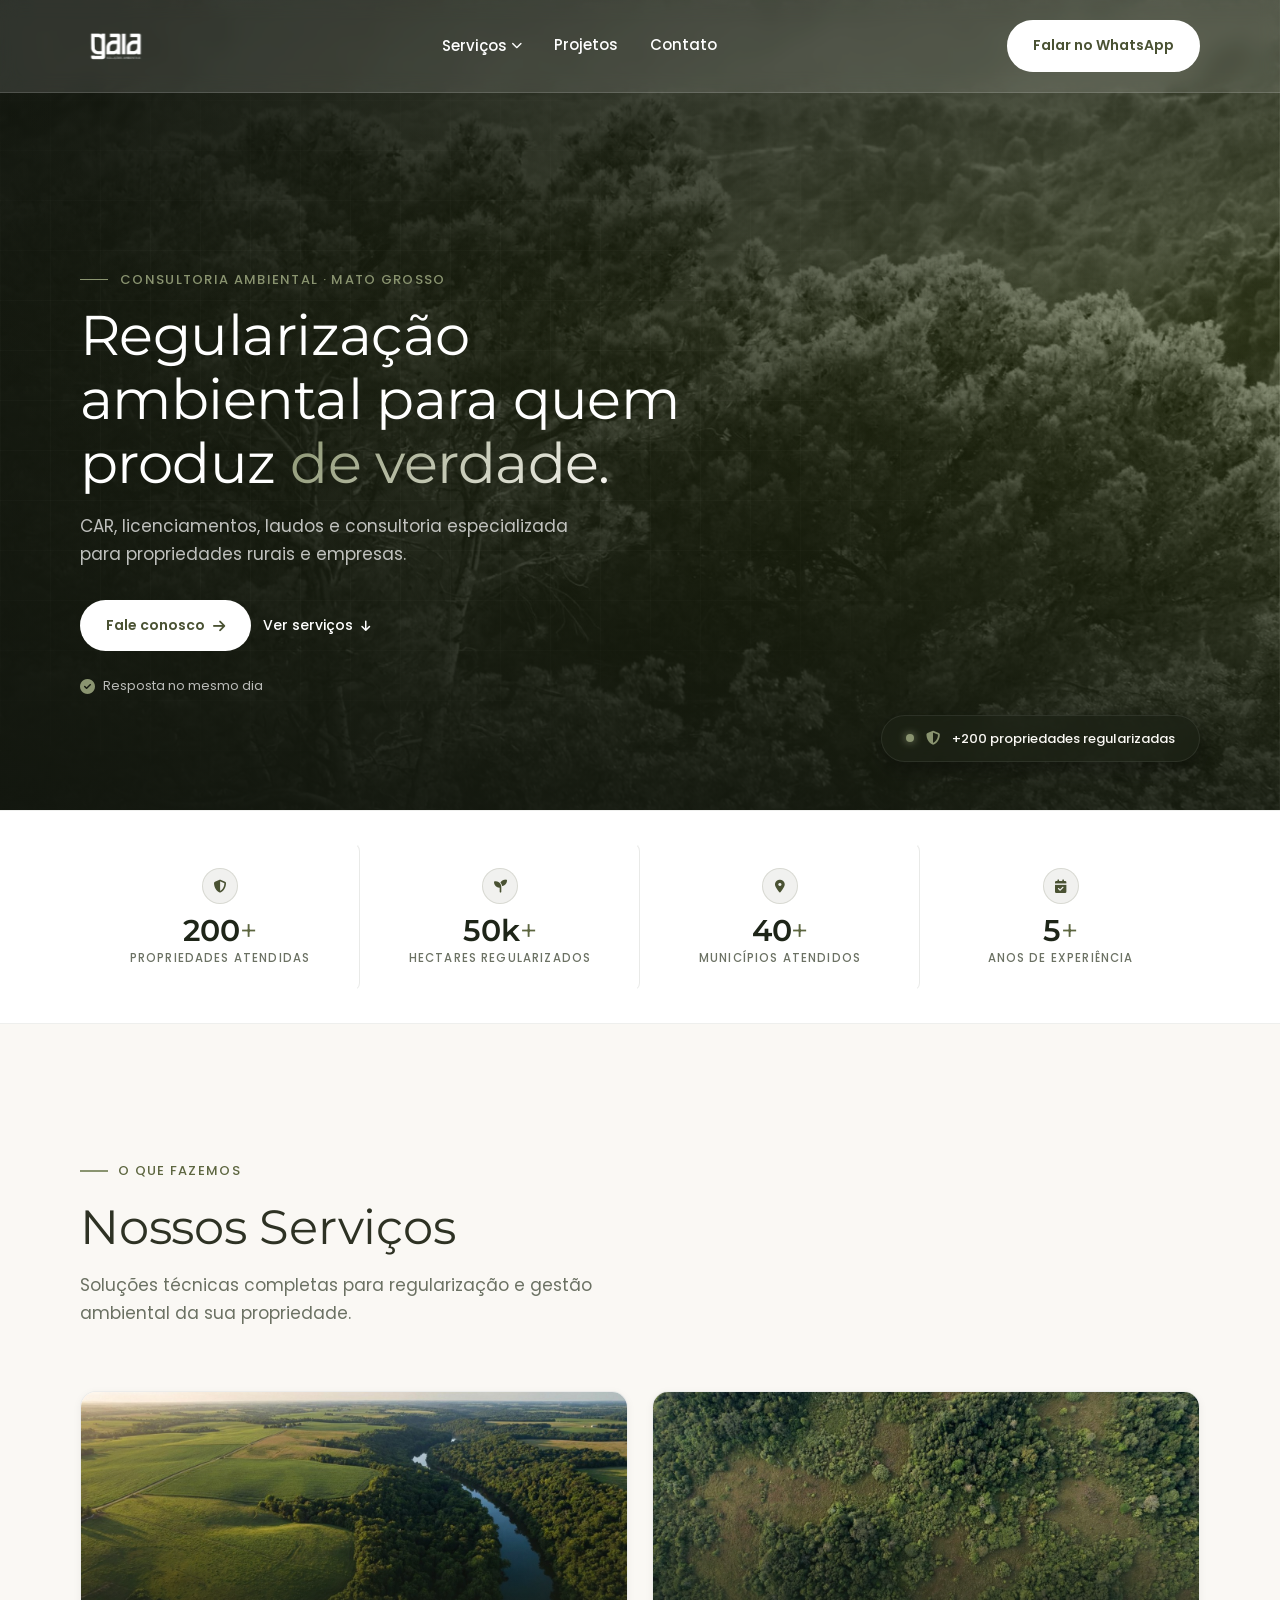
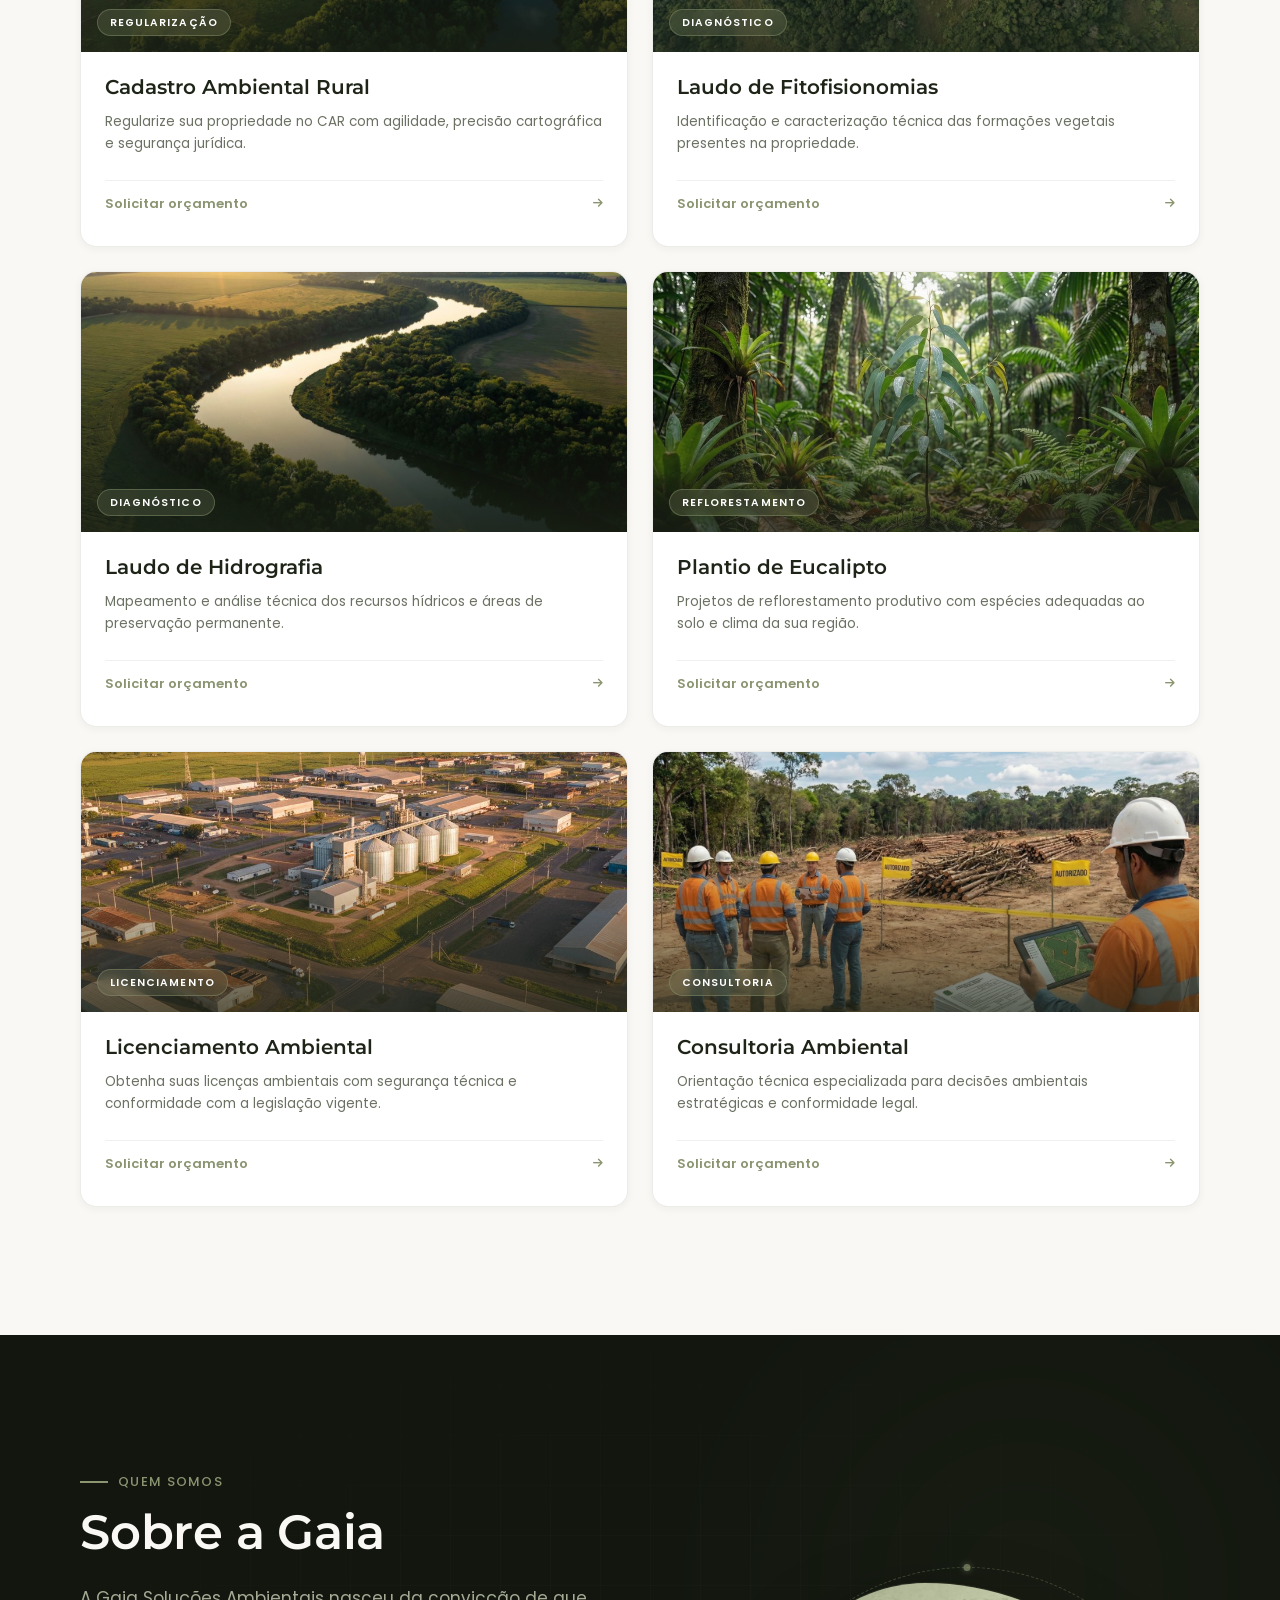
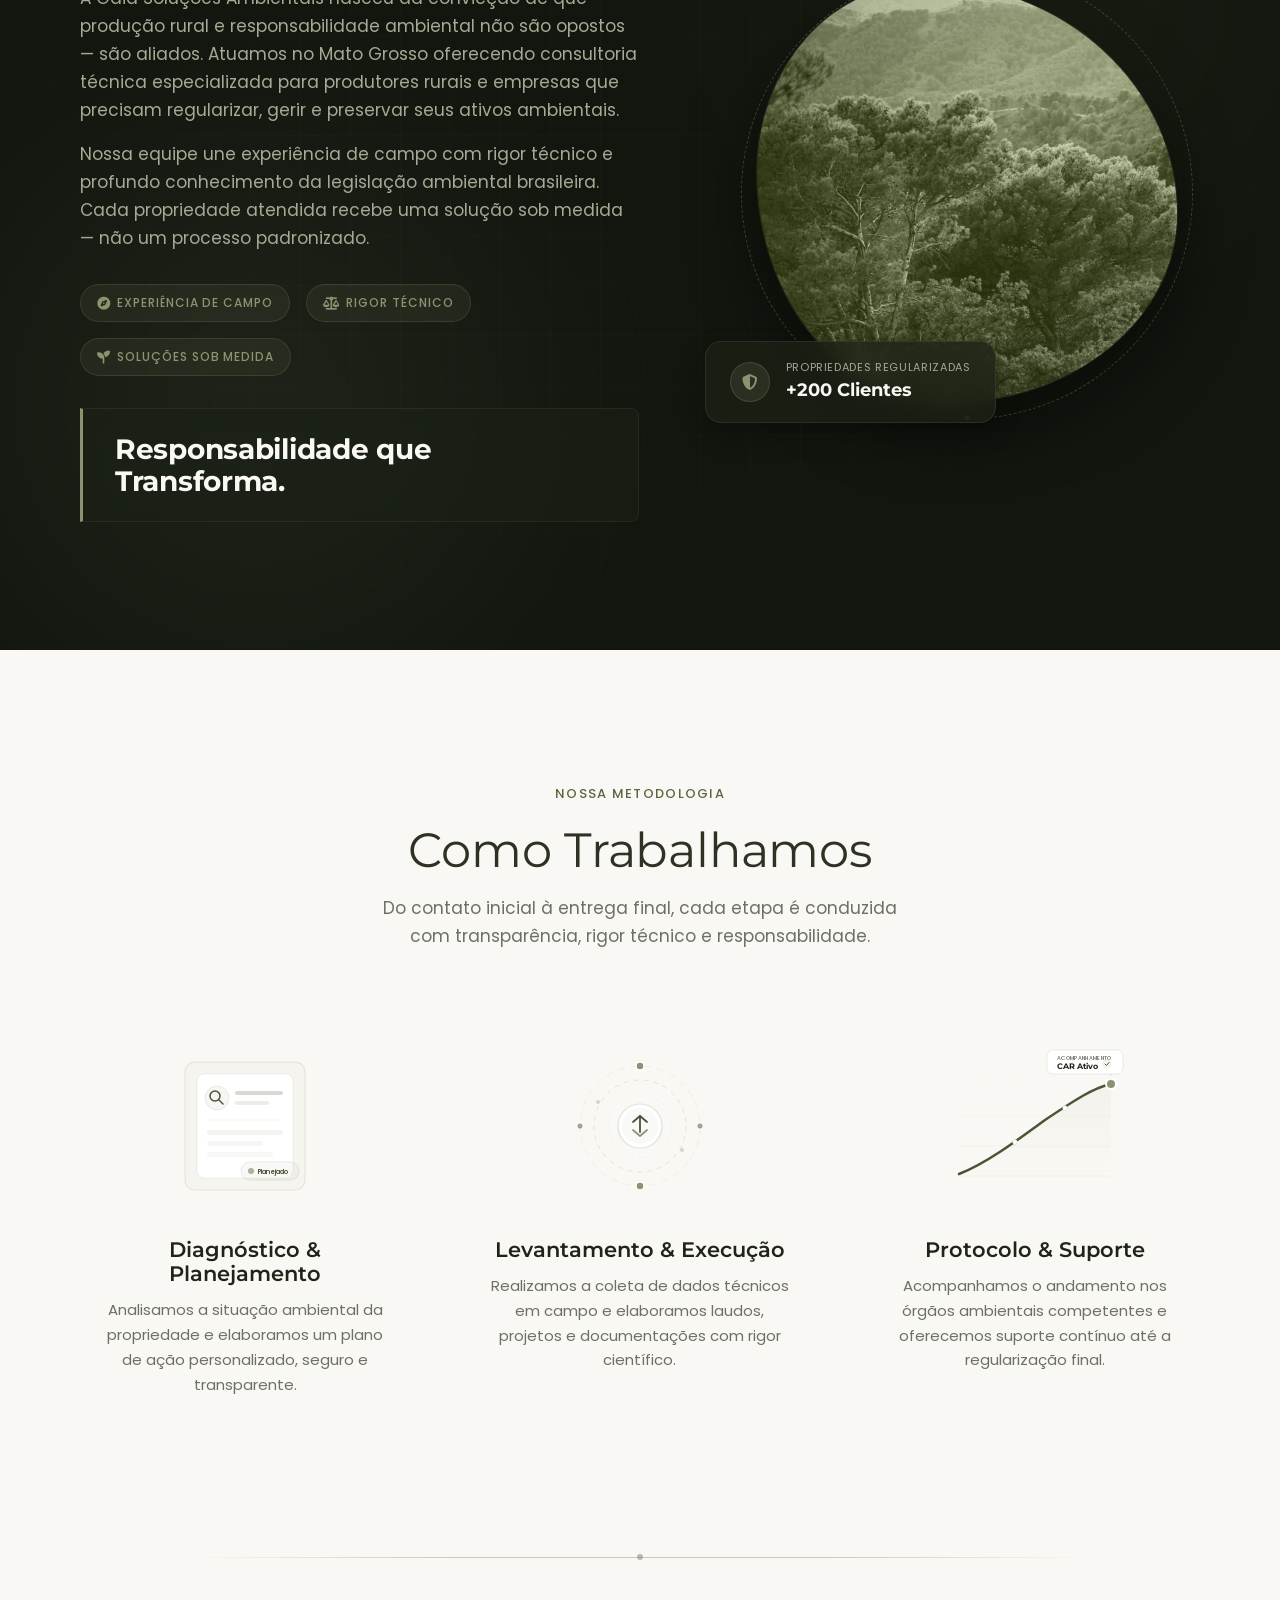
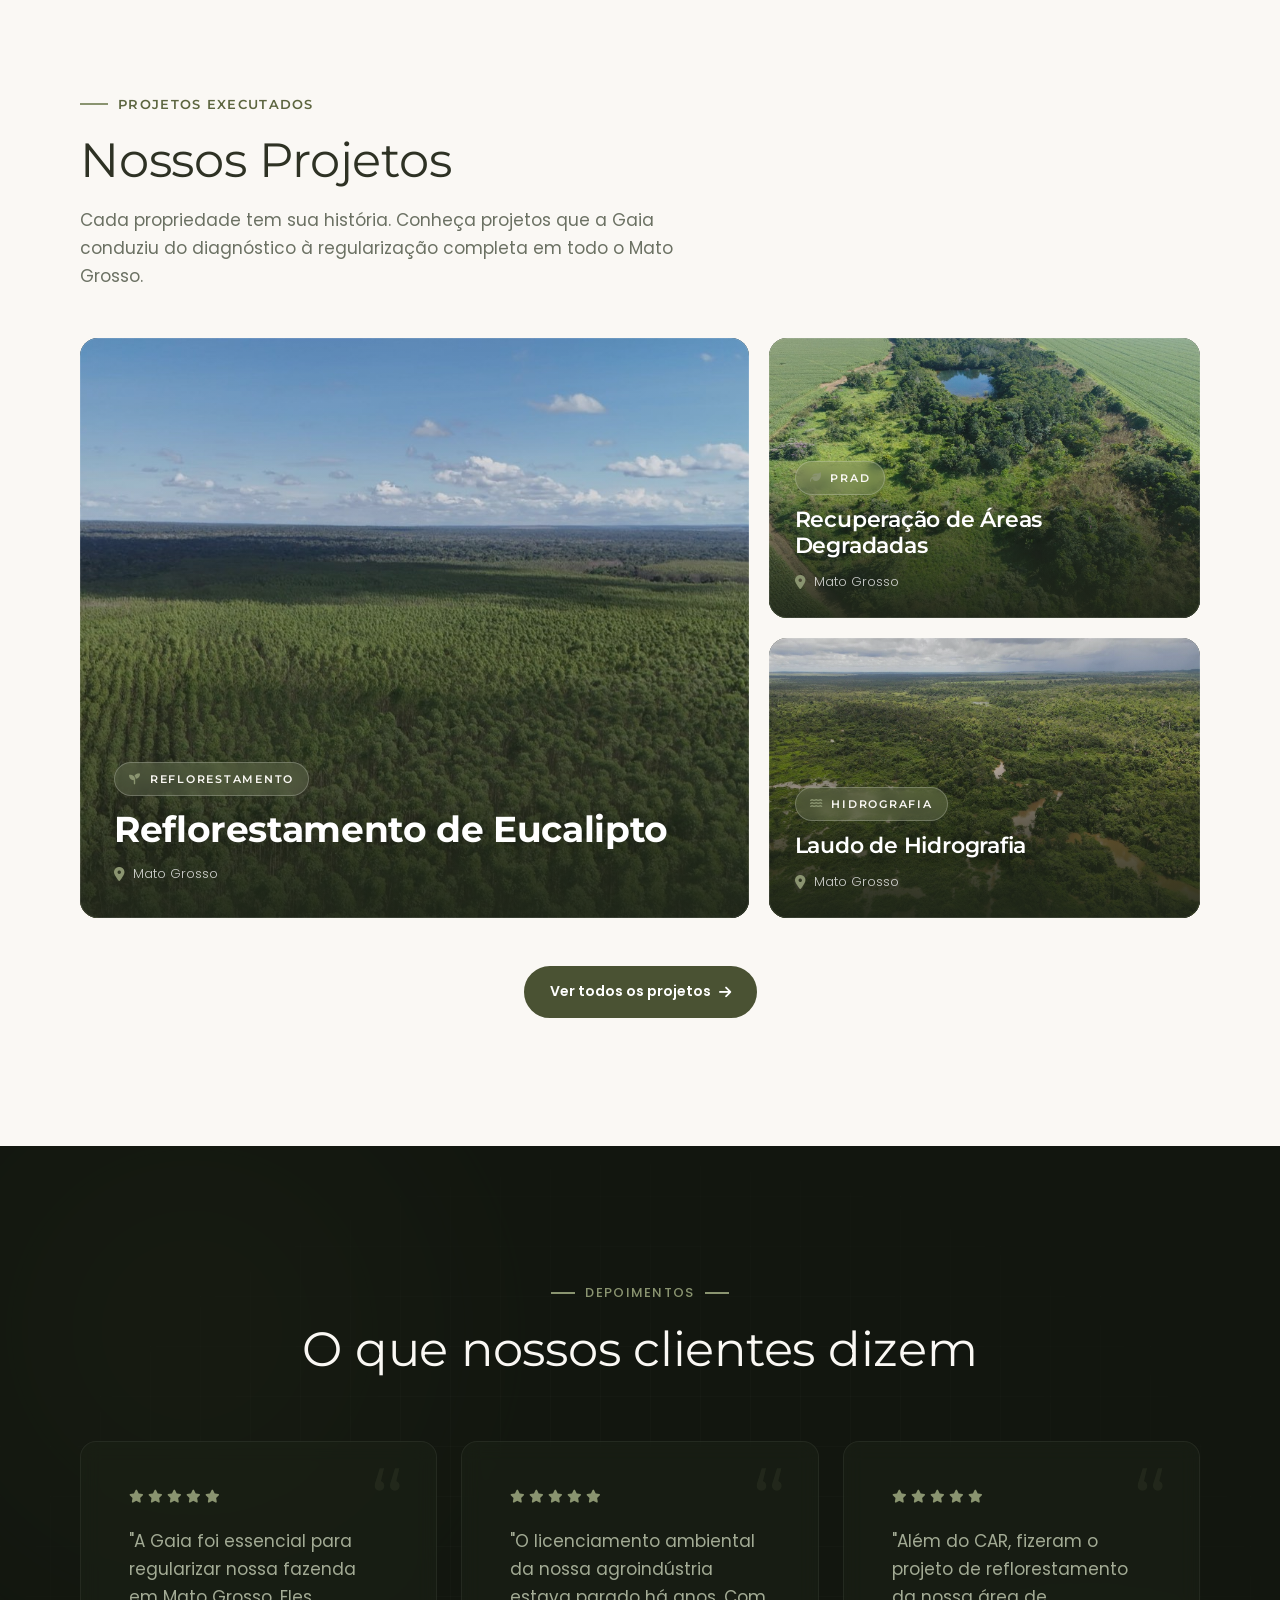
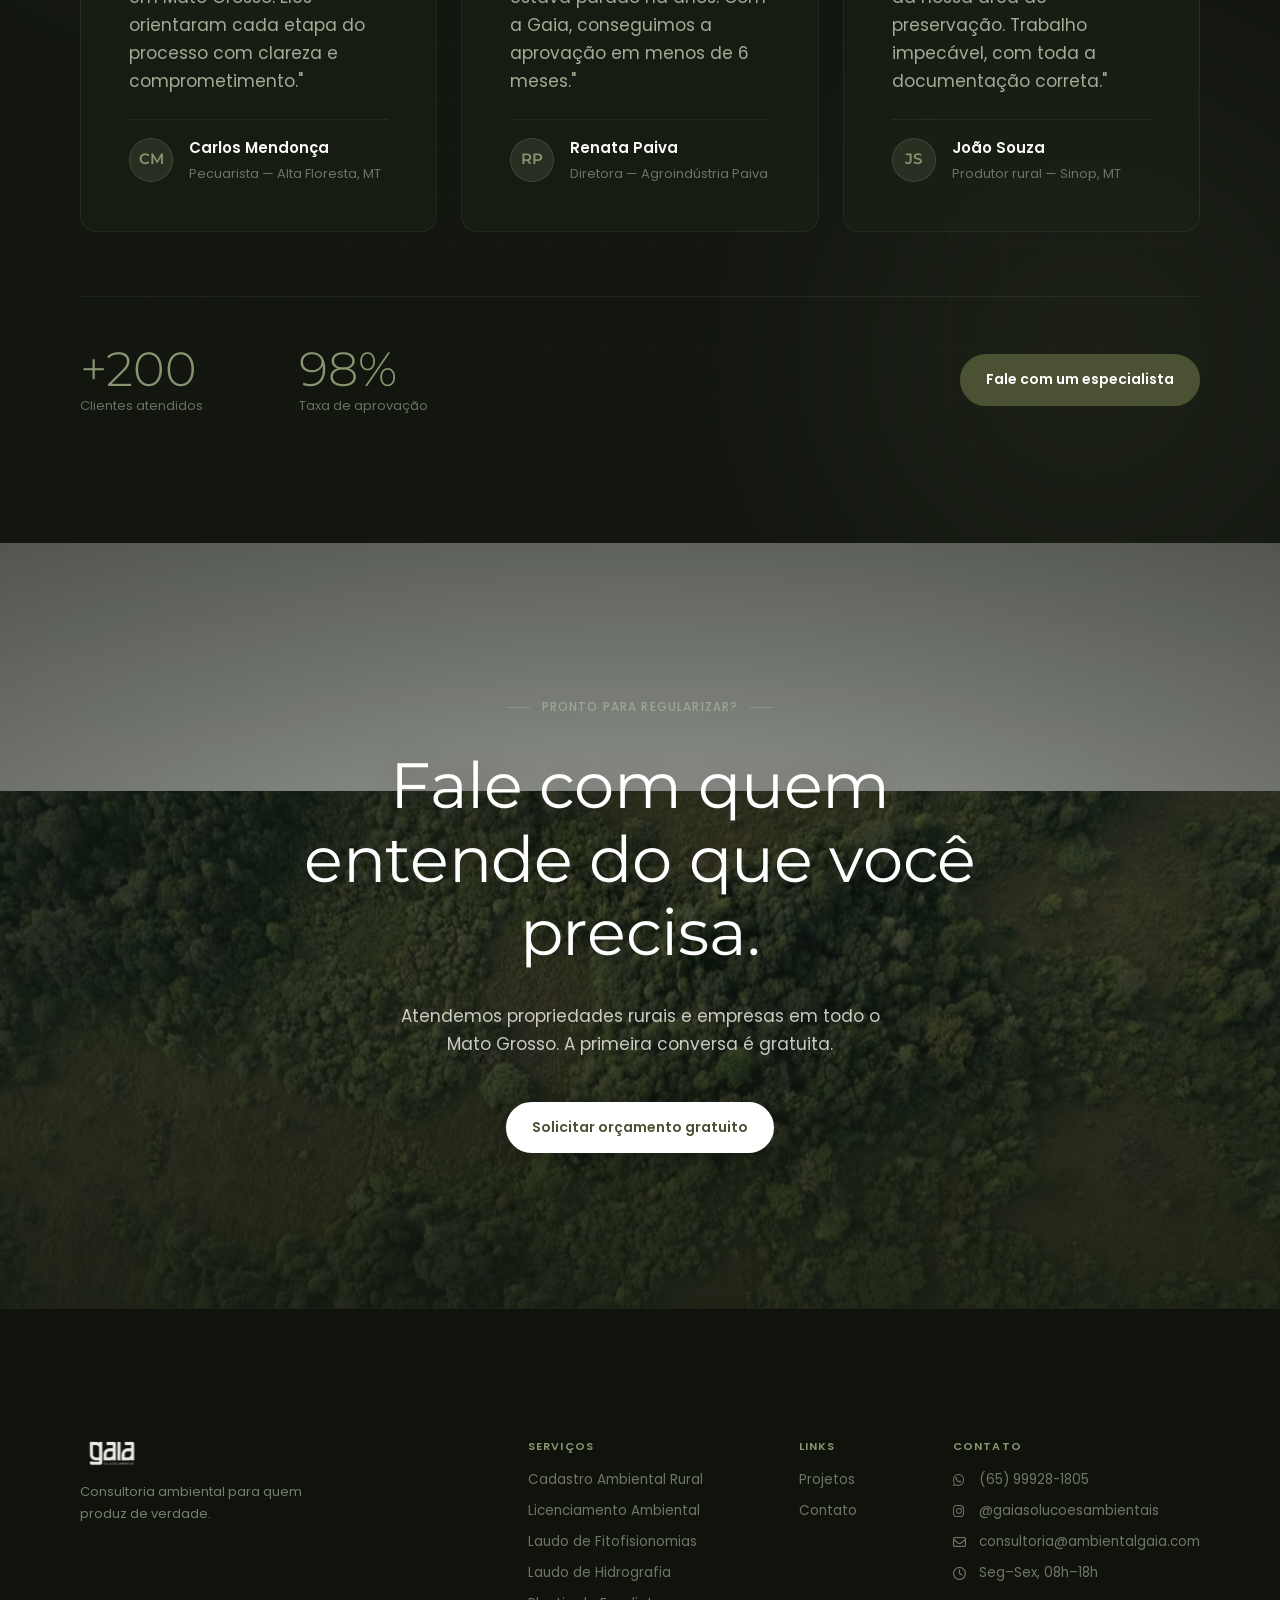
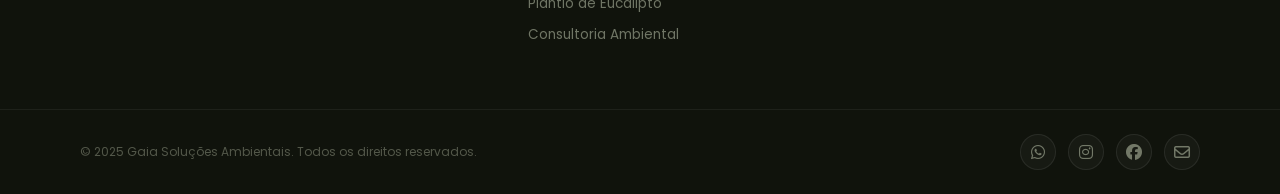
<file: index.html>
<!DOCTYPE html>
<html lang="pt-br">

<head>
  <meta charset="UTF-8">
  <meta name="viewport" content="width=device-width, initial-scale=1.0">
  <meta name="description"
    content="Gaia Soluções Ambientais — CAR, licenciamentos, laudos e consultoria ambiental para propriedades rurais e empresas em Mato Grosso.">

  <title>Gaia Soluções Ambientais</title>

  <!-- Preconnect para fontes -->
  <link rel="preconnect" href="https://fonts.googleapis.com">
  <link rel="preconnect" href="https://fonts.gstatic.com" crossorigin>

  <!-- AOS -->
  <link href="https://unpkg.com/aos@2.3.1/dist/aos.css" rel="stylesheet">

  <!-- Font Awesome -->
  <link rel="stylesheet" href="https://cdnjs.cloudflare.com/ajax/libs/font-awesome/6.5.0/css/all.min.css">

  <!-- CSS -->
  <link rel="stylesheet" href="Css/fonts.css">
  <link rel="stylesheet" href="Css/variables.css">
  <link rel="stylesheet" href="Css/style.css">
  <link rel="stylesheet" href="Css/responsivo.css">

  <link rel="icon" href="Imagens/Logo/favicon.png" type="image/png">

  <!-- Pré-carrega o vídeo hero para garantir início imediato -->
  <link rel="preload" href="Videos/hero.mp4" as="video" type="video/mp4">

  <!-- Microsoft Clarity (09/09/2026): gravação de sessão e mapa de calor, pra
       ver o que o visitante faz na página. Modo de Consentimento LIGADO no painel
       (Settings > Setup > Cookies desativado): grava a navegação mas NÃO cria
       cookie nenhum, e por isso não exige aviso de cookies. A conta é que a
       sessão não é costurada entre páginas. Mascaramento em "Equilibrado":
       nada que o visitante digitar é gravado. Autorizado pelo Lelo. -->
  <script type="text/javascript">
    (function(c,l,a,r,i,t,y){
        c[a]=c[a]||function(){(c[a].q=c[a].q||[]).push(arguments)};
        t=l.createElement(r);t.async=1;t.src="https://www.clarity.ms/tag/"+i;
        y=l.getElementsByTagName(r)[0];y.parentNode.insertBefore(t,y);
    })(window, document, "clarity", "script", "yfhu4c31se");
  </script>
</head>

<body>

  <!-- =====================
       NAVBAR
  ===================== -->
  <header class="navbar" id="navbar">
    <div class="navbar__container">

      <a href="/" class="navbar__logo" aria-label="Gaia Soluções Ambientais — página inicial">
        <img src="Imagens/Logo/Logo Branca - Svg.svg" alt="Gaia Soluções Ambientais" class="navbar__logo-img">
      </a>

      <nav class="navbar__nav" aria-label="Navegação principal">
        <ul class="navbar__links">
          <li class="navbar__item navbar__item--dropdown">
            <button class="navbar__link navbar__link--dropdown" aria-expanded="false" aria-haspopup="true">
              Serviços <i class="fa-solid fa-chevron-down navbar__chevron" aria-hidden="true"></i>
            </button>
            <ul class="navbar__dropdown" role="menu">
              <li><a
                  href="https://wa.me/5565999281805?text=Ol%C3%A1!%20Gostaria%20de%20solicitar%20um%20or%C3%A7amento%20para%20Cadastro%20Ambiental%20Rural."
                  class="navbar__dropdown-link" role="menuitem" target="_blank" rel="noopener noreferrer">Cadastro
                  Ambiental Rural</a></li>
              <li><a
                  href="https://wa.me/5565999281805?text=Ol%C3%A1!%20Gostaria%20de%20solicitar%20um%20or%C3%A7amento%20para%20Licenciamento%20Ambiental."
                  class="navbar__dropdown-link" role="menuitem" target="_blank" rel="noopener noreferrer">Licenciamento
                  Ambiental</a></li>
              <li><a
                  href="https://wa.me/5565999281805?text=Ol%C3%A1!%20Gostaria%20de%20solicitar%20um%20or%C3%A7amento%20para%20Laudo%20de%20Fitofisionomias."
                  class="navbar__dropdown-link" role="menuitem" target="_blank" rel="noopener noreferrer">Laudo de
                  Fitofisionomias</a></li>
              <li><a
                  href="https://wa.me/5565999281805?text=Ol%C3%A1!%20Gostaria%20de%20solicitar%20um%20or%C3%A7amento%20para%20Laudo%20de%20Hidrografia."
                  class="navbar__dropdown-link" role="menuitem" target="_blank" rel="noopener noreferrer">Laudo de
                  Hidrografia</a></li>
              <li><a
                  href="https://wa.me/5565999281805?text=Ol%C3%A1!%20Gostaria%20de%20solicitar%20um%20or%C3%A7amento%20para%20Plantio%20de%20Eucalipto."
                  class="navbar__dropdown-link" role="menuitem" target="_blank" rel="noopener noreferrer">Plantio de
                  Eucalipto</a></li>
              <li><a
                  href="https://wa.me/5565999281805?text=Ol%C3%A1!%20Gostaria%20de%20solicitar%20um%20or%C3%A7amento%20para%20Consultoria%20Ambiental."
                  class="navbar__dropdown-link" role="menuitem" target="_blank" rel="noopener noreferrer">Consultoria
                  Ambiental</a></li>
            </ul>
          </li>
          <li class="navbar__item"><a href="projetos/" class="navbar__link">Projetos</a></li>
          <li class="navbar__item"><a href="#contato" class="navbar__link">Contato</a></li>
        </ul>
      </nav>

      <div class="navbar__actions">
        <a href="https://wa.me/5565999281805?text=Ol%C3%A1!%20Vim%20pelo%20site%20e%20gostaria%20de%20falar%20com%20um%20especialista."
          class="btn btn--white navbar__cta" target="_blank" rel="noopener noreferrer"
          aria-label="Falar com especialista no WhatsApp">
          Falar no WhatsApp
        </a>

        <button class="navbar__mobile-btn" id="menuBtn" aria-label="Abrir menu" aria-expanded="false">
          <i class="fa-solid fa-bars" aria-hidden="true"></i>
        </button>
      </div>

    </div>
  </header>

  <!-- =====================
       MOBILE MENU
  ===================== -->
  <div class="mobile-menu" id="mobileMenu" aria-hidden="true" role="dialog" aria-label="Menu de navegação">
    <div class="mobile-menu__header">
      <img src="Imagens/Logo/Logo Branca - Svg.svg" alt="Gaia Soluções Ambientais" class="mobile-menu__logo">
      <button class="mobile-menu__close" id="closeBtn" aria-label="Fechar menu">
        <i class="fa-solid fa-xmark" aria-hidden="true"></i>
      </button>
    </div>

    <nav class="mobile-menu__nav">
      <ul class="mobile-menu__links">
        <li><a href="/" class="mobile-menu__link">Início</a></li>
        <li><a href="projetos/" class="mobile-menu__link">Projetos</a></li>
      </ul>

      <div class="mobile-menu__divider"></div>

      <p class="mobile-menu__section-label">Serviços</p>
      <ul class="mobile-menu__service-list">
        <li><a href="https://wa.me/5565999281805?text=Ol%C3%A1!%20Gostaria%20de%20solicitar%20um%20or%C3%A7amento%20para%20Cadastro%20Ambiental%20Rural." class="mobile-menu__service-link" target="_blank" rel="noopener noreferrer">Cadastro Ambiental Rural</a></li>
        <li><a href="https://wa.me/5565999281805?text=Ol%C3%A1!%20Gostaria%20de%20solicitar%20um%20or%C3%A7amento%20para%20Licenciamento%20Ambiental." class="mobile-menu__service-link" target="_blank" rel="noopener noreferrer">Licenciamento Ambiental</a></li>
        <li><a href="https://wa.me/5565999281805?text=Ol%C3%A1!%20Gostaria%20de%20solicitar%20um%20or%C3%A7amento%20para%20Laudo%20de%20Fitofisionomias." class="mobile-menu__service-link" target="_blank" rel="noopener noreferrer">Laudo de Fitofisionomias</a></li>
        <li><a href="https://wa.me/5565999281805?text=Ol%C3%A1!%20Gostaria%20de%20solicitar%20um%20or%C3%A7amento%20para%20Laudo%20de%20Hidrografia." class="mobile-menu__service-link" target="_blank" rel="noopener noreferrer">Laudo de Hidrografia</a></li>
        <li><a href="https://wa.me/5565999281805?text=Ol%C3%A1!%20Gostaria%20de%20solicitar%20um%20or%C3%A7amento%20para%20Plantio%20de%20Eucalipto." class="mobile-menu__service-link" target="_blank" rel="noopener noreferrer">Plantio de Eucalipto</a></li>
        <li><a href="https://wa.me/5565999281805?text=Ol%C3%A1!%20Gostaria%20de%20solicitar%20um%20or%C3%A7amento%20para%20Consultoria%20Ambiental." class="mobile-menu__service-link" target="_blank" rel="noopener noreferrer">Consultoria Ambiental</a></li>
      </ul>
    </nav>

    <div class="mobile-menu__footer">
      <a href="https://wa.me/5565999281805?text=Ol%C3%A1!%20Vim%20pelo%20site%20e%20gostaria%20de%20falar%20com%20um%20especialista."
        class="btn btn--primary mobile-menu__cta" target="_blank" rel="noopener noreferrer">
        <i class="fa-brands fa-whatsapp" aria-hidden="true"></i> Falar no WhatsApp
      </a>
    </div>
  </div>

  <div class="overlay" id="overlay" aria-hidden="true"></div>

  <main>

    <!-- =====================
         01. HERO
    ===================== -->
    <section class="hero" id="home" aria-label="Apresentação">
      <div class="hero__bg">
        <video class="hero__video" autoplay muted loop playsinline webkit-playsinline preload="auto"
          poster="Imagens/Floresta/arvores.jpg" aria-hidden="true">
          <source src="Videos/hero.mp4" type="video/mp4">
        </video>
        <div class="hero__overlay" aria-hidden="true"></div>
        <div class="hero__bg-grid" aria-hidden="true"></div>
      </div>

      <div class="hero__content container">
        <p class="overline overline--light hero__eyebrow">Consultoria Ambiental · Mato Grosso</p>
        <h1 class="hero__title">Regularização ambiental para quem produz <span class="hero__accent">de verdade.</span>
        </h1>
        <p class="hero__subtitle">CAR, licenciamentos, laudos e consultoria especializada para propriedades rurais e
          empresas.</p>
        <div class="hero__actions">
          <a href="https://wa.me/5565999281805?text=Ol%C3%A1!%20Vim%20pelo%20site%20e%20gostaria%20de%20falar%20com%20um%20especialista."
            class="btn btn--white hero__cta" target="_blank" rel="noopener noreferrer">
            Fale conosco <i class="fa-solid fa-arrow-right" aria-hidden="true"></i>
          </a>
          <a href="#servicos" class="hero__scroll-link">
            Ver serviços
            <i class="fa-solid fa-arrow-down" aria-hidden="true"></i>
          </a>
        </div>
        <p class="hero__trust">
          <i class="fa-solid fa-circle-check" aria-hidden="true"></i>
          Resposta no mesmo dia
        </p>
      </div>

      <!-- DS3: badge flutuante de prova social -->
      <div class="hero__float-badge" data-aos="fade-up" data-aos-delay="700">
        <span class="hero__float-badge-pulse"></span>
        <i class="fa-solid fa-shield-halved" aria-hidden="true"></i>
        +200 propriedades regularizadas
      </div>
    </section>

    <!-- =====================
         02. NÚMEROS
    ===================== -->
    <section class="numbers" aria-label="Resultados em números">
      <div class="container">
        <div class="numbers__grid">
          <div class="numbers__item" data-aos="fade-up" data-aos-delay="0">
            <div class="numbers__icon" aria-hidden="true"><i class="fa-solid fa-shield-halved"></i></div>
            <strong class="numbers__value">200<span>+</span></strong>
            <p class="numbers__label">Propriedades atendidas</p>
          </div>
          <div class="numbers__item" data-aos="fade-up" data-aos-delay="100">
            <div class="numbers__icon" aria-hidden="true"><i class="fa-solid fa-seedling"></i></div>
            <strong class="numbers__value">50k<span>+</span></strong>
            <p class="numbers__label">Hectares regularizados</p>
          </div>
          <div class="numbers__item" data-aos="fade-up" data-aos-delay="200">
            <div class="numbers__icon" aria-hidden="true"><i class="fa-solid fa-location-dot"></i></div>
            <strong class="numbers__value">40<span>+</span></strong>
            <p class="numbers__label">Municípios atendidos</p>
          </div>
          <div class="numbers__item" data-aos="fade-up" data-aos-delay="300">
            <div class="numbers__icon" aria-hidden="true"><i class="fa-solid fa-calendar-check"></i></div>
            <strong class="numbers__value">5<span>+</span></strong>
            <p class="numbers__label">Anos de experiência</p>
          </div>
        </div>
      </div>
    </section>

    <!-- =====================
         03. SERVIÇOS
    ===================== -->
    <section class="services" id="servicos">
      <div class="container">

        <div class="section-header" data-aos="fade-up">
          <p class="overline">O que fazemos</p>
          <h2>Nossos Serviços</h2>
          <p class="section-header__sub">Soluções técnicas completas para regularização e gestão ambiental da sua
            propriedade.</p>
        </div>

        <div class="services__track" id="servicesTrack">

          <article class="service-card">
            <div class="service-card__img-wrap">
              <img src="Imagens/Gemini/cadastroAmbiental.jpg" alt="Cadastro Ambiental Rural" class="service-card__img"
                loading="lazy">
              <span class="service-card__category">Regularização</span>
            </div>
            <div class="service-card__body">
              <h3 class="service-card__title">Cadastro Ambiental Rural</h3>
              <p class="service-card__desc">Regularize sua propriedade no CAR com agilidade, precisão cartográfica e
                segurança jurídica.</p>
              <a href="https://wa.me/5565999281805?text=Ol%C3%A1!%20Gostaria%20de%20solicitar%20um%20or%C3%A7amento%20para%20Cadastro%20Ambiental%20Rural."
                class="service-card__link" target="_blank" rel="noopener noreferrer">
                Solicitar orçamento <i class="fa-solid fa-arrow-right" aria-hidden="true"></i>
              </a>
            </div>
          </article>

          <article class="service-card">
            <div class="service-card__img-wrap">
              <img src="Imagens/Gemini/laudoFitofisionomias.jpg" alt="Laudo de Fitofisionomias"
                class="service-card__img" loading="lazy">
              <span class="service-card__category">Diagnóstico</span>
            </div>
            <div class="service-card__body">
              <h3 class="service-card__title">Laudo de Fitofisionomias</h3>
              <p class="service-card__desc">Identificação e caracterização técnica das formações vegetais presentes na
                propriedade.</p>
              <a href="https://wa.me/5565999281805?text=Ol%C3%A1!%20Gostaria%20de%20solicitar%20um%20or%C3%A7amento%20para%20Laudo%20de%20Fitofisionomias."
                class="service-card__link" target="_blank" rel="noopener noreferrer">
                Solicitar orçamento <i class="fa-solid fa-arrow-right" aria-hidden="true"></i>
              </a>
            </div>
          </article>

          <article class="service-card">
            <div class="service-card__img-wrap">
              <img src="Imagens/Gemini/laudoHidrografia.jpg" alt="Laudo de Hidrografia" class="service-card__img"
                loading="lazy">
              <span class="service-card__category">Diagnóstico</span>
            </div>
            <div class="service-card__body">
              <h3 class="service-card__title">Laudo de Hidrografia</h3>
              <p class="service-card__desc">Mapeamento e análise técnica dos recursos hídricos e áreas de preservação
                permanente.</p>
              <a href="https://wa.me/5565999281805?text=Ol%C3%A1!%20Gostaria%20de%20solicitar%20um%20or%C3%A7amento%20para%20Laudo%20de%20Hidrografia."
                class="service-card__link" target="_blank" rel="noopener noreferrer">
                Solicitar orçamento <i class="fa-solid fa-arrow-right" aria-hidden="true"></i>
              </a>
            </div>
          </article>

          <article class="service-card">
            <div class="service-card__img-wrap">
              <img src="Imagens/Gemini/projetoReflorestamento2.jpg" alt="Plantio de Eucalipto" class="service-card__img"
                loading="lazy">
              <span class="service-card__category">Reflorestamento</span>
            </div>
            <div class="service-card__body">
              <h3 class="service-card__title">Plantio de Eucalipto</h3>
              <p class="service-card__desc">Projetos de reflorestamento produtivo com espécies adequadas ao solo e clima
                da sua região.</p>
              <a href="https://wa.me/5565999281805?text=Ol%C3%A1!%20Gostaria%20de%20solicitar%20um%20or%C3%A7amento%20para%20Plantio%20de%20Eucalipto."
                class="service-card__link" target="_blank" rel="noopener noreferrer">
                Solicitar orçamento <i class="fa-solid fa-arrow-right" aria-hidden="true"></i>
              </a>
            </div>
          </article>

          <article class="service-card">
            <div class="service-card__img-wrap">
              <img src="Imagens/Gemini/licenciamentoAmbiental.jpg" alt="Licenciamento Ambiental"
                class="service-card__img" loading="lazy">
              <span class="service-card__category">Licenciamento</span>
            </div>
            <div class="service-card__body">
              <h3 class="service-card__title">Licenciamento Ambiental</h3>
              <p class="service-card__desc">Obtenha suas licenças ambientais com segurança técnica e conformidade com a
                legislação vigente.</p>
              <a href="https://wa.me/5565999281805?text=Ol%C3%A1!%20Gostaria%20de%20solicitar%20um%20or%C3%A7amento%20para%20Licenciamento%20Ambiental."
                class="service-card__link" target="_blank" rel="noopener noreferrer">
                Solicitar orçamento <i class="fa-solid fa-arrow-right" aria-hidden="true"></i>
              </a>
            </div>
          </article>

          <article class="service-card">
            <div class="service-card__img-wrap">
              <img src="Imagens/Gemini/consultoriaGestaoAmbiental2.jpg" alt="Consultoria Ambiental"
                class="service-card__img" loading="lazy">
              <span class="service-card__category">Consultoria</span>
            </div>
            <div class="service-card__body">
              <h3 class="service-card__title">Consultoria Ambiental</h3>
              <p class="service-card__desc">Orientação técnica especializada para decisões ambientais estratégicas e
                conformidade legal.</p>
              <a href="https://wa.me/5565999281805?text=Ol%C3%A1!%20Gostaria%20de%20solicitar%20um%20or%C3%A7amento%20para%20Consultoria%20Ambiental."
                class="service-card__link" target="_blank" rel="noopener noreferrer">
                Solicitar orçamento <i class="fa-solid fa-arrow-right" aria-hidden="true"></i>
              </a>
            </div>
          </article>

        </div>

        <div class="services__nav">
          <div class="services__dots" id="servicesDots" role="group" aria-label="Navegação dos serviços">
            <button class="services__dot services__dot--active" aria-label="Ir para serviço 1"></button>
            <button class="services__dot" aria-label="Ir para serviço 2"></button>
            <button class="services__dot" aria-label="Ir para serviço 3"></button>
            <button class="services__dot" aria-label="Ir para serviço 4"></button>
            <button class="services__dot" aria-label="Ir para serviço 5"></button>
            <button class="services__dot" aria-label="Ir para serviço 6"></button>
          </div>
          <div class="services__arrows">
            <button class="services__arrow services__arrow--prev" aria-label="Serviço anterior" disabled>
              <i class="fa-solid fa-arrow-left" aria-hidden="true"></i>
            </button>
            <button class="services__arrow services__arrow--next" aria-label="Próximo serviço">
              <i class="fa-solid fa-arrow-right" aria-hidden="true"></i>
            </button>
          </div>
        </div>

      </div>
    </section>

    <!-- =====================
         04. SOBRE
    ===================== -->
    <section class="about" id="sobre">
      <!-- DS3: efeitos de fundo animados -->
      <div class="about__bg-glow" aria-hidden="true"></div>
      <div class="about__bg-grid" aria-hidden="true"></div>

      <div class="about__leaves" aria-hidden="true">
        <i class="fa-solid fa-leaf about__leaf about__leaf--1"></i>
        <i class="fa-solid fa-leaf about__leaf about__leaf--2"></i>
        <i class="fa-solid fa-leaf about__leaf about__leaf--3"></i>
        <i class="fa-solid fa-leaf about__leaf about__leaf--4"></i>
        <i class="fa-solid fa-leaf about__leaf about__leaf--5"></i>
        <i class="fa-solid fa-leaf about__leaf about__leaf--6"></i>
        <i class="fa-solid fa-leaf about__leaf about__leaf--7"></i>
        <i class="fa-solid fa-leaf about__leaf about__leaf--8"></i>
      </div>

      <div class="container about__container">
        <div class="about__content" data-aos="fade-right">
          <p class="overline">Quem somos</p>
          <h2>Sobre a Gaia</h2>
          <p>A Gaia Soluções Ambientais nasceu da convicção de que produção rural e responsabilidade ambiental não são
            opostos — são aliados. Atuamos no Mato Grosso oferecendo consultoria técnica especializada para produtores
            rurais e empresas que precisam regularizar, gerir e preservar seus ativos ambientais.</p>
          <p>Nossa equipe une experiência de campo com rigor técnico e profundo conhecimento da legislação ambiental
            brasileira. Cada propriedade atendida recebe uma solução sob medida — não um processo padronizado.</p>

          <div class="about__pillars">
            <div class="about__pillar">
              <i class="fa-solid fa-compass"></i>
              <span>Experiência de Campo</span>
            </div>
            <div class="about__pillar">
              <i class="fa-solid fa-scale-balanced"></i>
              <span>Rigor Técnico</span>
            </div>
            <div class="about__pillar">
              <i class="fa-solid fa-seedling"></i>
              <span>Soluções Sob Medida</span>
            </div>
          </div>

          <blockquote class="about__tagline">
            Responsabilidade que Transforma.

          </blockquote>
        </div>

        <div class="about__visual" data-aos="fade-left" data-aos-delay="150">
          <div class="about__img-frame">
            <div class="about__img-ring"></div>
            <img src="Imagens/Floresta/arvores.jpg" alt="Floresta nativa — natureza que a Gaia preserva e regulariza"
              class="about__img" loading="lazy">
          </div>
          <!-- DS3: card flutuante de estatística -->
          <div class="about__stat-card" data-aos="fade-up" data-aos-delay="400">
            <div class="about__stat-icon"><i class="fa-solid fa-shield-halved"></i></div>
            <div class="about__stat-info">
              <span class="about__stat-label">Propriedades Regularizadas</span>
              <strong class="about__stat-val">+200 Clientes</strong>
            </div>
          </div>
        </div>
      </div>
    </section>

    <!-- =====================
         05. COMO TRABALHAMOS
    ===================== -->
    <section class="process" id="processo">
      <div class="container">

        <div class="section-header section-header--center" data-aos="fade-up">
          <p class="overline">Nossa metodologia</p>
          <h2>Como Trabalhamos</h2>
          <p class="section-header__sub section-header__sub--center">Do contato inicial à entrega final, cada etapa é
            conduzida com transparência, rigor técnico e responsabilidade.</p>
        </div>

        <div class="process__grid">

          <!-- Card 1: Diagnóstico & Planejamento -->
          <div class="process-card" data-aos="fade-up" data-aos-delay="0">
            <div class="process-card__vector-wrapper">
              <svg class="process-card__vector" viewBox="0 0 200 160" fill="none" xmlns="http://www.w3.org/2000/svg"
                aria-hidden="true">
                <!-- Document base -->
                <rect class="svg-doc-base" x="40" y="16" width="120" height="128" rx="10"
                  fill="rgba(138, 148, 112, 0.04)" stroke="rgba(138, 148, 112, 0.18)" stroke-width="1.2" />

                <!-- Inner document card (elevated) -->
                <rect class="svg-doc-inner" x="52" y="28" width="96" height="104" rx="7" fill="var(--color-white)"
                  stroke="rgba(138, 148, 112, 0.12)" stroke-width="1" />

                <!-- Icon circle at top-left of inner doc -->
                <circle class="svg-accent-circle" cx="72" cy="52" r="12" fill="rgba(138, 148, 112, 0.08)"
                  stroke="rgba(138, 148, 112, 0.2)" stroke-width="0.8" />
                <!-- Search / magnifier icon -->
                <circle cx="70" cy="50" r="5" stroke="var(--color-primary)" stroke-width="1.5" fill="none"
                  class="svg-search-lens" />
                <line class="svg-search-handle" x1="74" y1="54" x2="78" y2="58" stroke="var(--color-primary)"
                  stroke-width="1.5" stroke-linecap="round" />

                <!-- Text placeholder lines -->
                <line x1="92" y1="47" x2="136" y2="47" stroke="rgba(74, 82, 51, 0.22)" stroke-width="4"
                  stroke-linecap="round" />
                <line x1="92" y1="57" x2="122" y2="57" stroke="rgba(74, 82, 51, 0.10)" stroke-width="4"
                  stroke-linecap="round" />

                <!-- Divider -->
                <line x1="62" y1="74" x2="138" y2="74" stroke="rgba(138, 148, 112, 0.10)" stroke-width="0.8" />

                <!-- Checklist items -->
                <rect x="62" y="84" width="76" height="5" rx="2.5" fill="rgba(138, 148, 112, 0.10)" />
                <rect x="62" y="95" width="56" height="5" rx="2.5" fill="rgba(138, 148, 112, 0.08)" />
                <rect x="62" y="106" width="66" height="5" rx="2.5" fill="rgba(138, 148, 112, 0.06)" />

                <!-- Verification badge (floating) -->
                <g class="svg-badge-grp">
                  <rect class="svg-badge-bg" x="96" y="116" width="58" height="18" rx="9"
                    fill="rgba(138, 148, 112, 0.06)" stroke="rgba(138, 148, 112, 0.22)" stroke-width="0.8" />
                  <circle cx="106" cy="125" r="3" fill="var(--color-sage)" opacity="0.7" />
                  <text class="svg-badge-txt" x="128" y="128" font-family="var(--font-body)" font-size="6.5"
                    font-weight="600" fill="var(--color-primary)" text-anchor="middle">Planejado</text>
                </g>

                <!-- Scan line -->
                <line class="svg-scan-line" x1="54" y1="30" x2="146" y2="30" stroke="var(--color-sage)"
                  stroke-width="1.5" stroke-linecap="round" opacity="0" />
              </svg>
            </div>
            <h3 class="process-card__title">Diagnóstico & Planejamento</h3>
            <p class="process-card__desc">Analisamos a situação ambiental da propriedade e elaboramos um plano de ação
              personalizado, seguro e transparente.</p>
          </div>

          <!-- Card 2: Levantamento & Execução -->
          <div class="process-card" data-aos="fade-up" data-aos-delay="100">
            <div class="process-card__vector-wrapper">
              <svg class="process-card__vector" viewBox="0 0 200 160" fill="none" xmlns="http://www.w3.org/2000/svg"
                aria-hidden="true">
                <!-- Outer orbit ring -->
                <circle class="svg-ring svg-ring--outer" cx="100" cy="80" r="60" stroke="rgba(138, 148, 112, 0.12)"
                  stroke-width="0.8" stroke-dasharray="8, 5" />
                <!-- Mid orbit ring -->
                <circle class="svg-ring svg-ring--mid" cx="100" cy="80" r="46" stroke="rgba(138, 148, 112, 0.20)"
                  stroke-width="1" stroke-dasharray="5, 5" />
                <!-- Inner orbit ring -->
                <circle class="svg-ring svg-ring--inner" cx="100" cy="80" r="32" stroke="rgba(138, 148, 112, 0.10)"
                  stroke-width="0.8" stroke-dasharray="3, 4" />

                <!-- Central icon container -->
                <g class="svg-compass">
                  <circle cx="100" cy="80" r="22" fill="var(--color-white)" stroke="rgba(138, 148, 112, 0.25)"
                    stroke-width="1.2" />
                  <circle cx="100" cy="80" r="18" fill="rgba(138, 148, 112, 0.05)" />
                  <!-- Exchange / sync arrows -->
                  <path class="svg-needle" d="M93 76L100 70L107 76" stroke="var(--color-primary)" stroke-width="1.8"
                    stroke-linecap="round" stroke-linejoin="round" fill="none" />
                  <line x1="100" y1="70" x2="100" y2="86" stroke="var(--color-primary)" stroke-width="1.8"
                    stroke-linecap="round" />
                  <path d="M107 84L100 90L93 84" stroke="var(--color-sage)" stroke-width="1.8" stroke-linecap="round"
                    stroke-linejoin="round" fill="none" />
                  <line x1="100" y1="90" x2="100" y2="74" stroke="var(--color-sage)" stroke-width="1.8"
                    stroke-linecap="round" opacity="0" />
                </g>

                <!-- Satellite nodes on orbit -->
                <circle class="svg-node svg-node--1" cx="100" cy="20" r="4" fill="var(--color-sage)"
                  stroke="var(--color-white)" stroke-width="1.5" />
                <circle class="svg-node svg-node--2" cx="100" cy="140" r="4" fill="var(--color-sage)"
                  stroke="var(--color-white)" stroke-width="1.5" />
                <circle class="svg-node svg-node--3" cx="40" cy="80" r="2.5" fill="var(--color-primary)"
                  opacity="0.5" />
                <circle class="svg-node svg-node--4" cx="160" cy="80" r="2.5" fill="var(--color-primary)"
                  opacity="0.5" />

                <!-- Accent dots on mid orbit -->
                <circle cx="58" cy="56" r="2" fill="var(--color-sage)" opacity="0.35" />
                <circle cx="142" cy="104" r="2" fill="var(--color-sage)" opacity="0.35" />
              </svg>
            </div>
            <h3 class="process-card__title">Levantamento & Execução</h3>
            <p class="process-card__desc">Realizamos a coleta de dados técnicos em campo e elaboramos laudos, projetos e
              documentações com rigor científico.</p>
          </div>

          <!-- Card 3: Protocolo & Suporte -->
          <div class="process-card" data-aos="fade-up" data-aos-delay="200">
            <div class="process-card__vector-wrapper">
              <svg class="process-card__vector" viewBox="0 0 200 160" fill="none" xmlns="http://www.w3.org/2000/svg"
                aria-hidden="true">
                <!-- Subtle grid lines -->
                <line x1="24" y1="130" x2="176" y2="130" stroke="rgba(138, 148, 112, 0.10)" stroke-width="0.8" />
                <line x1="24" y1="100" x2="176" y2="100" stroke="rgba(138, 148, 112, 0.08)" stroke-width="0.8" />
                <line x1="24" y1="70" x2="176" y2="70" stroke="rgba(138, 148, 112, 0.06)" stroke-width="0.8" />
                <line x1="24" y1="40" x2="176" y2="40" stroke="rgba(138, 148, 112, 0.04)" stroke-width="0.8"
                  stroke-dasharray="3, 4" />

                <!-- Rising chart curve -->
                <path class="svg-chart-curve" d="M24 128C50 118 80 96 110 74C140 54 158 42 176 38"
                  stroke="var(--color-primary)" stroke-width="2.5" stroke-linecap="round" />

                <!-- Gradient area under curve (very subtle) -->
                <path d="M24 128C50 118 80 96 110 74C140 54 158 42 176 38L176 130L24 130Z" fill="url(#chartGradient)"
                  opacity="0.5" />
                <defs>
                  <linearGradient id="chartGradient" x1="100" y1="38" x2="100" y2="130" gradientUnits="userSpaceOnUse">
                    <stop offset="0%" stop-color="var(--color-sage)" stop-opacity="0.12" />
                    <stop offset="100%" stop-color="var(--color-sage)" stop-opacity="0" />
                  </linearGradient>
                </defs>

                <!-- Data point at end -->
                <circle class="svg-chart-point" cx="176" cy="38" r="5" fill="var(--color-sage)"
                  stroke="var(--color-white)" stroke-width="2" />

                <!-- Connection line to floating card -->
                <line class="svg-chart-connector" x1="176" y1="38" x2="176" y2="22" stroke="rgba(138, 148, 112, 0.2)"
                  stroke-width="0.8" stroke-dasharray="2, 2" />

                <!-- Floating metric card -->
                <g class="svg-floating-card">
                  <rect x="112" y="4" width="76" height="24" rx="6" fill="var(--color-white)"
                    stroke="rgba(138, 148, 112, 0.20)" stroke-width="0.8" />
                  <text x="122" y="14" font-family="var(--font-body)" font-size="5.5" font-weight="500"
                    fill="var(--color-mist)" letter-spacing="0.06em">ACOMPANHAMENTO</text>
                  <text x="122" y="23" font-family="var(--font-display)" font-size="7.5" font-weight="700"
                    fill="var(--color-forest)">CAR Ativo</text>
                  <circle cx="172" cy="18" r="4" fill="rgba(138, 148, 112, 0.08)" stroke="rgba(138, 148, 112, 0.2)"
                    stroke-width="0.6" />
                  <path d="M170 18L171.5 19.5L174 16.5" stroke="var(--color-primary)" stroke-width="1"
                    stroke-linecap="round" stroke-linejoin="round" fill="none" />
                </g>

                <!-- Small intermediate data points -->
                <circle cx="80" cy="96" r="2.5" fill="var(--color-white)" stroke="rgba(138, 148, 112, 0.25)"
                  stroke-width="0.8" />
                <circle cx="130" cy="62" r="2.5" fill="var(--color-white)" stroke="rgba(138, 148, 112, 0.25)"
                  stroke-width="0.8" />
              </svg>
            </div>
            <h3 class="process-card__title">Protocolo & Suporte</h3>
            <p class="process-card__desc">Acompanhamos o andamento nos órgãos ambientais competentes e oferecemos
              suporte contínuo até a regularização final.</p>
          </div>

        </div>
      </div>
    </section>

    <!-- =====================
         06. PROJETOS
    ===================== -->
    <section class="projetos" id="projetos">
      <div class="container">

        <div class="projetos__head" data-aos="fade-up">
          <span class="projetos__eyebrow">Projetos executados</span>
          <h2 class="projetos__title">Nossos Projetos</h2>
          <p class="projetos__lead">Cada propriedade tem sua história. Conheça projetos que a Gaia conduziu do
            diagnóstico à regularização completa em todo o Mato Grosso.</p>
        </div>

        <div class="projetos__grid">

          <a href="projetos/reflorestamento-eucalipto/" class="proj-card proj-card--featured" data-aos="fade-up">
            <img class="proj-card__img"
              src="Imagens/Imagens Fornecidas/Levantamento Circunstaciado - Reflorestamento de Eucalipto.jpg"
              alt="Projeto de Reflorestamento de Eucalipto" loading="lazy">
            <div class="proj-card__overlay" aria-hidden="true"></div>
            <span class="proj-card__arrow" aria-hidden="true"><i class="fa-solid fa-arrow-up-right"></i></span>
            <div class="proj-card__body">
              <span class="proj-card__badge"><i class="fa-solid fa-seedling"
                  aria-hidden="true"></i>Reflorestamento</span>
              <h3 class="proj-card__name">Reflorestamento de Eucalipto</h3>
              <span class="proj-card__loc"><i class="fa-solid fa-location-dot" aria-hidden="true"></i>Mato Grosso</span>
            </div>
          </a>

          <a href="projetos/recuperacao-areas-degradadas/" class="proj-card" data-aos="fade-up" data-aos-delay="100">
            <img class="proj-card__img" src="Imagens/Imagens Fornecidas/Recuperação de Áreas Degradadas.jpeg"
              alt="Recuperação de Áreas Degradadas" loading="lazy">
            <div class="proj-card__overlay" aria-hidden="true"></div>
            <span class="proj-card__arrow" aria-hidden="true"><i class="fa-solid fa-arrow-up-right"></i></span>
            <div class="proj-card__body">
              <span class="proj-card__badge"><i class="fa-solid fa-leaf" aria-hidden="true"></i>PRAD</span>
              <h3 class="proj-card__name">Recuperação de Áreas Degradadas</h3>
              <span class="proj-card__loc"><i class="fa-solid fa-location-dot" aria-hidden="true"></i>Mato Grosso</span>
            </div>
          </a>

          <a href="projetos/laudo-hidrografia/" class="proj-card" data-aos="fade-up" data-aos-delay="200">
            <img class="proj-card__img" src="Imagens/Imagens Fornecidas/Laudo de hidrografias.JPG"
              alt="Laudo de Hidrografia" loading="lazy">
            <div class="proj-card__overlay" aria-hidden="true"></div>
            <span class="proj-card__arrow" aria-hidden="true"><i class="fa-solid fa-arrow-up-right"></i></span>
            <div class="proj-card__body">
              <span class="proj-card__badge"><i class="fa-solid fa-water" aria-hidden="true"></i>Hidrografia</span>
              <h3 class="proj-card__name">Laudo de Hidrografia</h3>
              <span class="proj-card__loc"><i class="fa-solid fa-location-dot" aria-hidden="true"></i>Mato Grosso</span>
            </div>
          </a>

        </div>

        <div class="projetos__cta" data-aos="fade-up">
          <a href="projetos/" class="btn btn--primary btn--lg">Ver todos os projetos <i class="fa-solid fa-arrow-right"
              aria-hidden="true"></i></a>
        </div>

      </div>
    </section>

    <!-- =====================
         07. DEPOIMENTOS
    ===================== -->
    <section class="testimonials" id="depoimentos" aria-label="Depoimentos">
      <div class="testimonials__bg-glow" aria-hidden="true"></div>
      <div class="testimonials__bg-grid" aria-hidden="true"></div>

      <div class="container">

        <div class="testimonials__header" data-aos="fade-up">
          <p class="overline overline--light">Depoimentos</p>
          <h2>O que nossos clientes dizem</h2>
        </div>

        <div class="testimonials__grid">
          <article class="testimonial-card" data-aos="fade-up">
            <div class="testimonial-card__stars" aria-label="5 estrelas">
              <i class="fa-solid fa-star" aria-hidden="true"></i>
              <i class="fa-solid fa-star" aria-hidden="true"></i>
              <i class="fa-solid fa-star" aria-hidden="true"></i>
              <i class="fa-solid fa-star" aria-hidden="true"></i>
              <i class="fa-solid fa-star" aria-hidden="true"></i>
            </div>
            <p class="testimonial-card__quote">"A Gaia foi essencial para regularizar nossa fazenda em Mato Grosso. Eles
              orientaram cada etapa do processo com clareza e comprometimento."</p>
            <footer class="testimonial-card__footer">
              <div class="testimonial-card__avatar" aria-hidden="true">CM</div>
              <cite class="testimonial-card__cite">
                <strong>Carlos Mendonça</strong>
                <span>Pecuarista — Alta Floresta, MT</span>
              </cite>
            </footer>
          </article>

          <article class="testimonial-card" data-aos="fade-up" data-aos-delay="100">
            <div class="testimonial-card__stars" aria-label="5 estrelas">
              <i class="fa-solid fa-star" aria-hidden="true"></i>
              <i class="fa-solid fa-star" aria-hidden="true"></i>
              <i class="fa-solid fa-star" aria-hidden="true"></i>
              <i class="fa-solid fa-star" aria-hidden="true"></i>
              <i class="fa-solid fa-star" aria-hidden="true"></i>
            </div>
            <p class="testimonial-card__quote">"O licenciamento ambiental da nossa agroindústria estava parado há anos.
              Com a Gaia, conseguimos a aprovação em menos de 6 meses."</p>
            <footer class="testimonial-card__footer">
              <div class="testimonial-card__avatar" aria-hidden="true">RP</div>
              <cite class="testimonial-card__cite">
                <strong>Renata Paiva</strong>
                <span>Diretora — Agroindústria Paiva</span>
              </cite>
            </footer>
          </article>

          <article class="testimonial-card" data-aos="fade-up" data-aos-delay="200">
            <div class="testimonial-card__stars" aria-label="5 estrelas">
              <i class="fa-solid fa-star" aria-hidden="true"></i>
              <i class="fa-solid fa-star" aria-hidden="true"></i>
              <i class="fa-solid fa-star" aria-hidden="true"></i>
              <i class="fa-solid fa-star" aria-hidden="true"></i>
              <i class="fa-solid fa-star" aria-hidden="true"></i>
            </div>
            <p class="testimonial-card__quote">"Além do CAR, fizeram o projeto de reflorestamento da nossa área de
              preservação. Trabalho impecável, com toda a documentação correta."</p>
            <footer class="testimonial-card__footer">
              <div class="testimonial-card__avatar" aria-hidden="true">JS</div>
              <cite class="testimonial-card__cite">
                <strong>João Souza</strong>
                <span>Produtor rural — Sinop, MT</span>
              </cite>
            </footer>
          </article>
        </div>

        <div class="testimonials__bottom" data-aos="fade-up">
          <div class="testimonials__metrics">
            <div class="testimonials__metric">
              <span class="testimonials__metric-num">+200</span>
              <span class="testimonials__metric-label">Clientes atendidos</span>
            </div>
            <div class="testimonials__metric">
              <span class="testimonials__metric-num">98%</span>
              <span class="testimonials__metric-label">Taxa de aprovação</span>
            </div>
          </div>
          <a href="https://wa.me/5565999281805?text=Ol%C3%A1!%20Vim%20pelo%20site%20e%20gostaria%20de%20solicitar%20um%20or%C3%A7amento."
            class="btn btn--primary testimonials__cta" target="_blank" rel="noopener">
            Fale com um especialista
          </a>
        </div>

      </div>
    </section>


    <!-- =====================
         08. CTA FINAL
    ===================== -->
    <section class="cta-final" aria-label="Entre em contato" id="cta-final">
      <!-- Background image with parallax -->
      <div class="cta-final__media" aria-hidden="true">
        <img src="Imagens/Gemini/laudoFitofisionomias.jpg" alt="" class="cta-final__img" loading="lazy"
          decoding="async" />
      </div>

      <!-- Multi-layer overlay for legibility -->
      <div class="cta-final__overlay" aria-hidden="true"></div>

      <!-- Centered content -->
      <div class="container cta-final__content">
        <p class="cta-final__eyebrow">Pronto para regularizar?</p>
        <h2 class="cta-final__title">Fale com quem entende do que você precisa.</h2>
        <p class="cta-final__sub">Atendemos propriedades rurais e empresas em todo o Mato Grosso. A primeira conversa é
          gratuita.</p>
        <a href="https://wa.me/5565999281805?text=Ol%C3%A1!%20Vim%20pelo%20site%20e%20gostaria%20de%20solicitar%20um%20or%C3%A7amento."
          class="btn btn--white btn--lg cta-final__btn" target="_blank" rel="noopener noreferrer" id="cta-final-btn">
          Solicitar orçamento gratuito
        </a>
      </div>
    </section>

  </main>

  <!-- =====================
       FOOTER
  ===================== -->
  <footer class="footer" id="contato">
    <div class="container footer__container">

      <div class="footer__brand">
        <img src="Imagens/Logo/Logo Branca - Svg.svg" alt="Gaia Soluções Ambientais" class="footer__logo">
        <p class="footer__brand-desc">Consultoria ambiental para quem produz de verdade.</p>
      </div>

      <nav class="footer__nav" aria-label="Links do rodapé">
        <div class="footer__col">
          <h4 class="footer__col-title">Serviços</h4>
          <ul class="footer__links">
            <li><a href="servicos/car/" class="footer__link">Cadastro Ambiental Rural</a></li>
            <li><a href="servicos/licenciamento/" class="footer__link">Licenciamento Ambiental</a></li>
            <li><a href="servicos/laudo-fitofisionomias/" class="footer__link">Laudo de Fitofisionomias</a></li>
            <li><a href="servicos/laudo-hidrografia/" class="footer__link">Laudo de Hidrografia</a></li>
            <li><a href="servicos/plantio-eucalipto/" class="footer__link">Plantio de Eucalipto</a></li>
            <li><a href="servicos/consultoria/" class="footer__link">Consultoria Ambiental</a></li>
          </ul>
        </div>

        <div class="footer__col">
          <h4 class="footer__col-title">Links</h4>
          <ul class="footer__links">
            <li><a href="projetos/" class="footer__link">Projetos</a></li>
            <li><a href="#contato" class="footer__link">Contato</a></li>
          </ul>
        </div>

        <div class="footer__col">
          <h4 class="footer__col-title">Contato</h4>
          <ul class="footer__links">
            <li>
              <a href="https://wa.me/5565999281805" class="footer__link" target="_blank" rel="noopener noreferrer">
                <i class="fa-brands fa-whatsapp" aria-hidden="true"></i> (65) 99928-1805
              </a>
            </li>
            <li>
              <a href="https://instagram.com/gaiasolucoesambientais" class="footer__link" target="_blank"
                rel="noopener noreferrer">
                <i class="fa-brands fa-instagram" aria-hidden="true"></i> @gaiasolucoesambientais
              </a>
            </li>
            <li>
              <a href="mailto:consultoria@ambientalgaia.com" class="footer__link">
                <i class="fa-regular fa-envelope" aria-hidden="true"></i> consultoria@ambientalgaia.com
              </a>
            </li>
            <li>
              <span class="footer__link">
                <i class="fa-regular fa-clock" aria-hidden="true"></i> Seg–Sex, 08h–18h
              </span>
            </li>
          </ul>
        </div>
      </nav>

    </div>

    <div class="footer__bottom">
      <div class="container footer__bottom-container">
        <p class="footer__copy">© 2025 Gaia Soluções Ambientais. Todos os direitos reservados.</p>
        <div class="footer__social">
          <a href="https://wa.me/5565999281805" class="footer__social-link" aria-label="WhatsApp" target="_blank"
            rel="noopener noreferrer">
            <i class="fa-brands fa-whatsapp" aria-hidden="true"></i>
          </a>
          <a href="https://instagram.com/gaiasolucoesambientais" class="footer__social-link" aria-label="Instagram"
            target="_blank" rel="noopener noreferrer">
            <i class="fa-brands fa-instagram" aria-hidden="true"></i>
          </a>
          <a href="https://facebook.com/gaiasolucoesambientais" class="footer__social-link" aria-label="Facebook"
            target="_blank" rel="noopener noreferrer">
            <i class="fa-brands fa-facebook" aria-hidden="true"></i>
          </a>
          <a href="mailto:consultoria@ambientalgaia.com" class="footer__social-link" aria-label="E-mail">
            <i class="fa-regular fa-envelope" aria-hidden="true"></i>
          </a>
        </div>
      </div>
    </div>
  </footer>

  <!-- Scripts -->
  <script src="https://unpkg.com/aos@2.3.1/dist/aos.js"></script>
  <script src="Js/menu.js"></script>
  <script src="Js/carousel.js"></script>
  <script src="Js/main.js"></script>

</body>

</html>
</file>
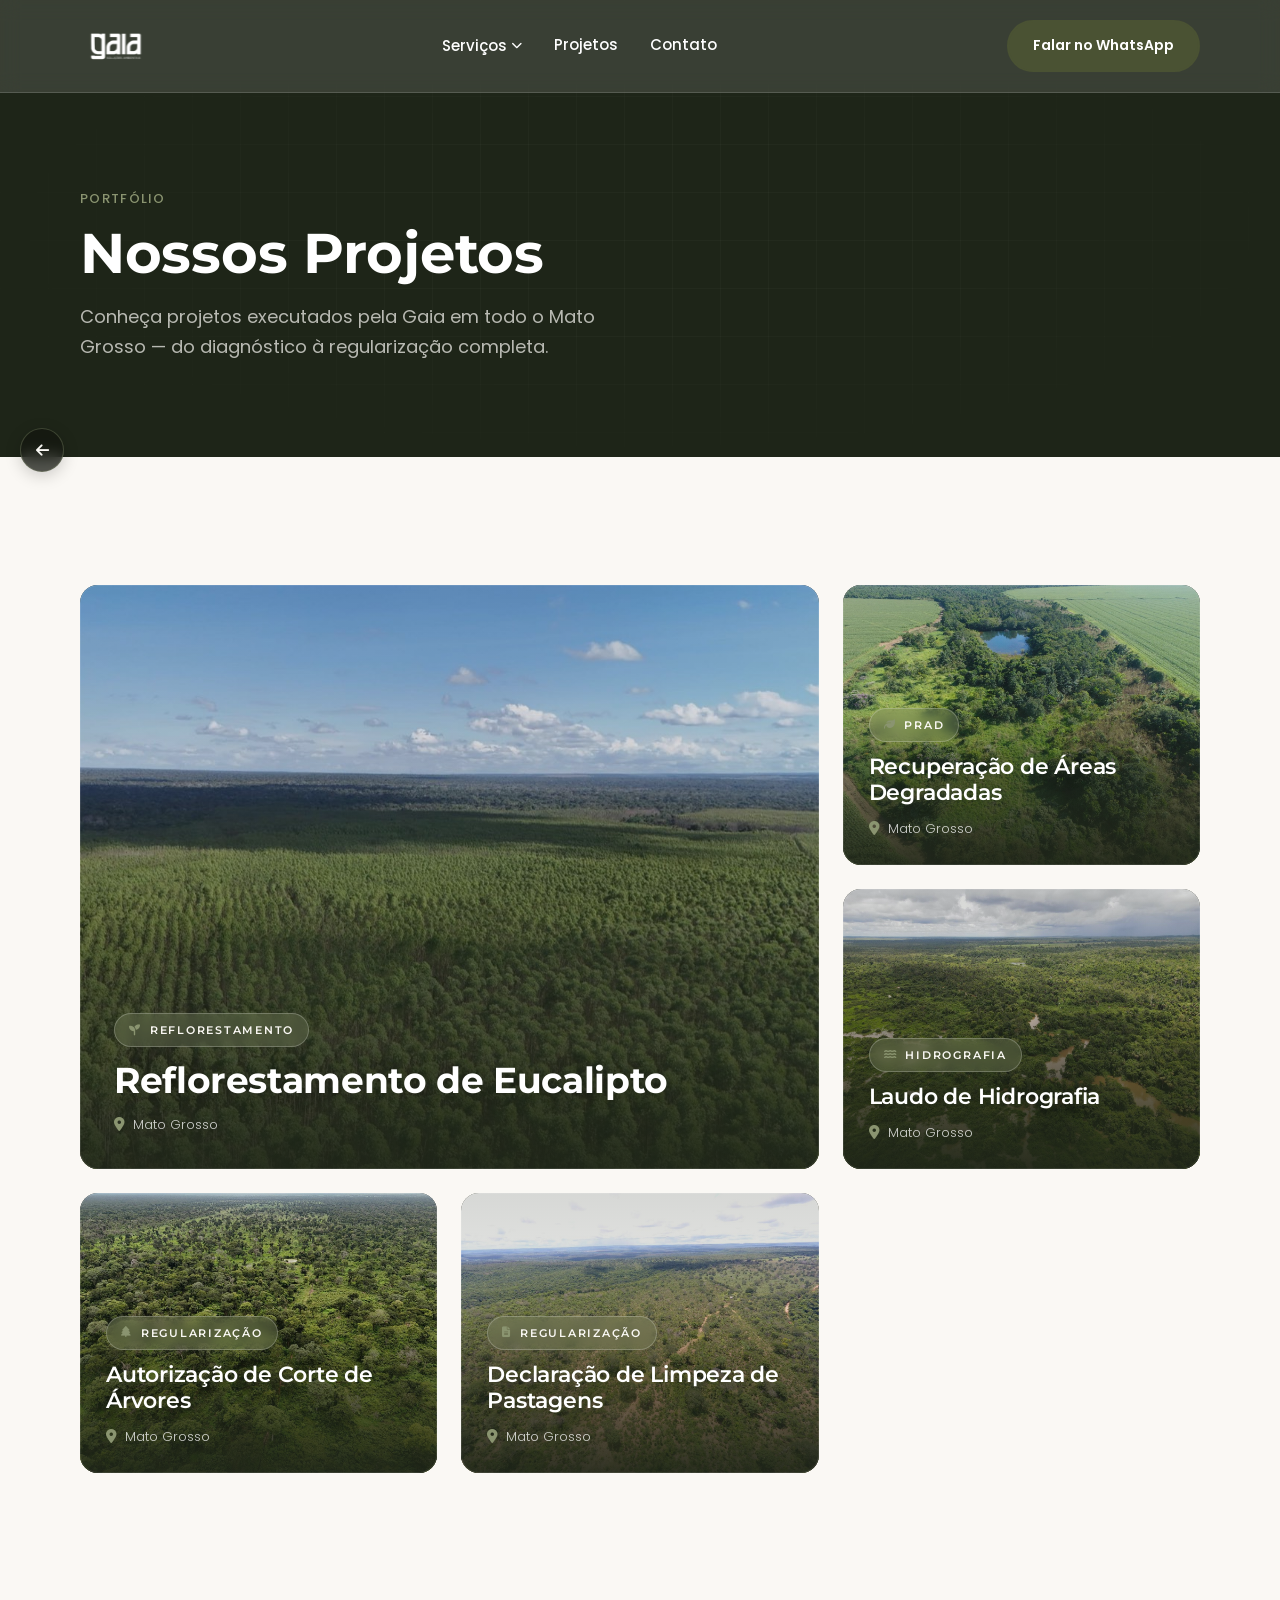
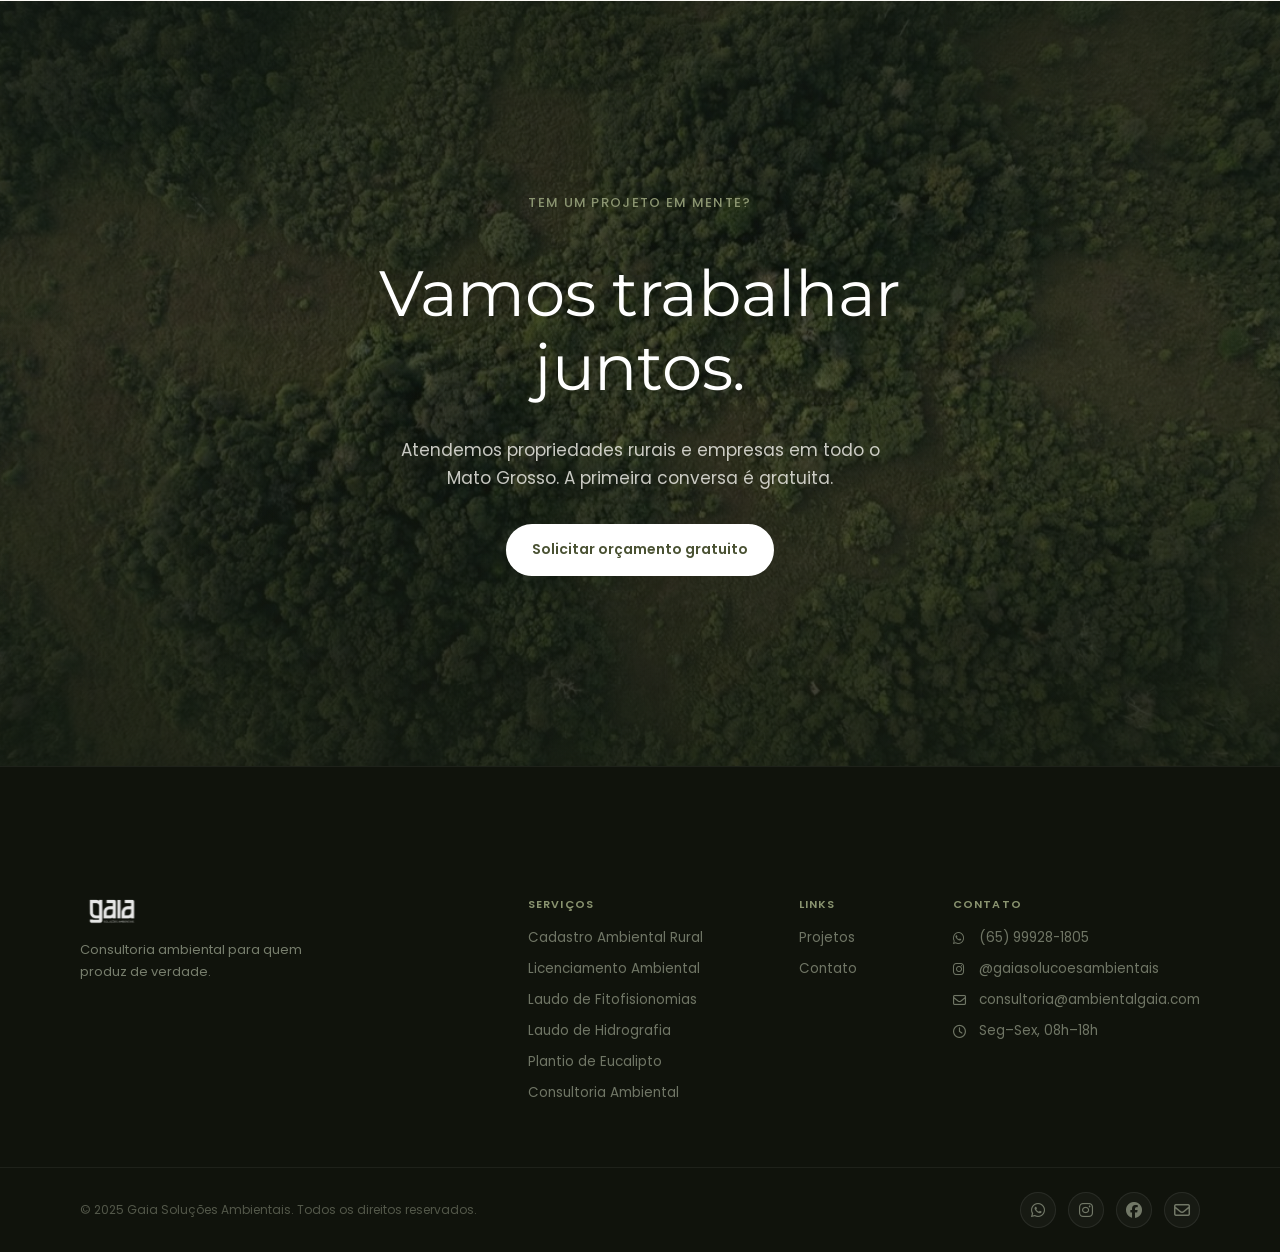
<file: projetos/index.html>
<!DOCTYPE html>
<html lang="pt-br">
<head>
  <meta charset="UTF-8">
  <meta name="viewport" content="width=device-width, initial-scale=1.0">
  <meta name="description" content="Projetos executados pela Gaia Soluções Ambientais — CAR, PRAD, laudos, reflorestamento e licenciamento ambiental em Mato Grosso.">
  <title>Projetos — Gaia Soluções Ambientais</title>

  <link rel="preconnect" href="https://fonts.googleapis.com">
  <link rel="preconnect" href="https://fonts.gstatic.com" crossorigin>
  <link href="https://unpkg.com/aos@2.3.1/dist/aos.css" rel="stylesheet">
  <link rel="stylesheet" href="https://cdnjs.cloudflare.com/ajax/libs/font-awesome/6.5.0/css/all.min.css">
  <link rel="stylesheet" href="../Css/fonts.css">
  <link rel="stylesheet" href="../Css/variables.css">
  <link rel="stylesheet" href="../Css/style.css">
  <link rel="stylesheet" href="../Css/responsivo.css">
  <link rel="stylesheet" href="projeto.css">
  <link rel="icon" href="../Imagens/Logo/favicon.png" type="image/png">

  <!-- Microsoft Clarity (09/09/2026): gravação de sessão e mapa de calor, pra
       ver o que o visitante faz na página. Modo de Consentimento LIGADO no painel
       (Settings > Setup > Cookies desativado): grava a navegação mas NÃO cria
       cookie nenhum, e por isso não exige aviso de cookies. A conta é que a
       sessão não é costurada entre páginas. Mascaramento em "Equilibrado":
       nada que o visitante digitar é gravado. Autorizado pelo Lelo. -->
  <script type="text/javascript">
    (function(c,l,a,r,i,t,y){
        c[a]=c[a]||function(){(c[a].q=c[a].q||[]).push(arguments)};
        t=l.createElement(r);t.async=1;t.src="https://www.clarity.ms/tag/"+i;
        y=l.getElementsByTagName(r)[0];y.parentNode.insertBefore(t,y);
    })(window, document, "clarity", "script", "yfhu4c31se");
  </script>
</head>
<body>

  <a href="/#projetos" class="btn-back" id="btnBack" aria-label="Voltar"><i class="fa-solid fa-arrow-left"></i></a>

  <!-- NAVBAR -->
  <header class="navbar" id="navbar">
    <div class="navbar__container">
      <a href="../" class="navbar__logo" aria-label="Gaia Soluções Ambientais — página inicial">
        <img src="../Imagens/Logo/Logo Branca - Svg.svg" alt="Gaia Soluções Ambientais" class="navbar__logo-img">
      </a>
      <nav class="navbar__nav" aria-label="Navegação principal">
        <ul class="navbar__links">
          <li class="navbar__item navbar__item--dropdown">
            <button class="navbar__link navbar__link--dropdown" aria-expanded="false" aria-haspopup="true">
              Serviços <i class="fa-solid fa-chevron-down navbar__chevron" aria-hidden="true"></i>
            </button>
            <ul class="navbar__dropdown" role="menu">
              <li><a href="https://wa.me/5565999281805?text=Ol%C3%A1!%20Gostaria%20de%20solicitar%20um%20or%C3%A7amento%20para%20Cadastro%20Ambiental%20Rural." class="navbar__dropdown-link" role="menuitem" target="_blank" rel="noopener noreferrer">Cadastro Ambiental Rural</a></li>
              <li><a href="https://wa.me/5565999281805?text=Ol%C3%A1!%20Gostaria%20de%20solicitar%20um%20or%C3%A7amento%20para%20Licenciamento%20Ambiental." class="navbar__dropdown-link" role="menuitem" target="_blank" rel="noopener noreferrer">Licenciamento Ambiental</a></li>
              <li><a href="https://wa.me/5565999281805?text=Ol%C3%A1!%20Gostaria%20de%20solicitar%20um%20or%C3%A7amento%20para%20Laudo%20de%20Fitofisionomias." class="navbar__dropdown-link" role="menuitem" target="_blank" rel="noopener noreferrer">Laudo de Fitofisionomias</a></li>
              <li><a href="https://wa.me/5565999281805?text=Ol%C3%A1!%20Gostaria%20de%20solicitar%20um%20or%C3%A7amento%20para%20Laudo%20de%20Hidrografia." class="navbar__dropdown-link" role="menuitem" target="_blank" rel="noopener noreferrer">Laudo de Hidrografia</a></li>
              <li><a href="https://wa.me/5565999281805?text=Ol%C3%A1!%20Gostaria%20de%20solicitar%20um%20or%C3%A7amento%20para%20Plantio%20de%20Eucalipto." class="navbar__dropdown-link" role="menuitem" target="_blank" rel="noopener noreferrer">Plantio de Eucalipto</a></li>
              <li><a href="https://wa.me/5565999281805?text=Ol%C3%A1!%20Gostaria%20de%20solicitar%20um%20or%C3%A7amento%20para%20Consultoria%20Ambiental." class="navbar__dropdown-link" role="menuitem" target="_blank" rel="noopener noreferrer">Consultoria Ambiental</a></li>
            </ul>
          </li>
          <li class="navbar__item"><a href="/projetos/" class="navbar__link">Projetos</a></li>
          <li class="navbar__item"><a href="#contato" class="navbar__link">Contato</a></li>
        </ul>
      </nav>
      <div class="navbar__actions">
        <a href="https://wa.me/5565999281805?text=Ol%C3%A1!%20Vim%20pelo%20site%20e%20gostaria%20de%20falar%20com%20um%20especialista."
           class="btn btn--primary navbar__cta" target="_blank" rel="noopener noreferrer" aria-label="Falar com especialista no WhatsApp">
          Falar no WhatsApp
        </a>
        <button class="navbar__mobile-btn" id="menuBtn" aria-label="Abrir menu" aria-expanded="false">
          <i class="fa-solid fa-bars" aria-hidden="true"></i>
        </button>
      </div>
    </div>
  </header>

  <!-- MOBILE MENU -->
  <div class="mobile-menu" id="mobileMenu" aria-hidden="true" role="dialog" aria-label="Menu de navegação">
    <div class="mobile-menu__header">
      <img src="../Imagens/Logo/Logo Branca - Svg.svg" alt="Gaia Soluções Ambientais" class="mobile-menu__logo">
      <button class="mobile-menu__close" id="closeBtn" aria-label="Fechar menu">
        <i class="fa-solid fa-xmark" aria-hidden="true"></i>
      </button>
    </div>
    <nav class="mobile-menu__nav">
      <ul class="mobile-menu__links">
        <li><a href="../" class="mobile-menu__link">Início</a></li>
        <li>
          <span class="mobile-menu__group-label">Serviços</span>
          <ul class="mobile-menu__sublinks">
            <li><a href="https://wa.me/5565999281805?text=Ol%C3%A1!%20Gostaria%20de%20solicitar%20um%20or%C3%A7amento%20para%20Cadastro%20Ambiental%20Rural." class="mobile-menu__sublink" target="_blank" rel="noopener noreferrer">Cadastro Ambiental Rural</a></li>
            <li><a href="https://wa.me/5565999281805?text=Ol%C3%A1!%20Gostaria%20de%20solicitar%20um%20or%C3%A7amento%20para%20Licenciamento%20Ambiental." class="mobile-menu__sublink" target="_blank" rel="noopener noreferrer">Licenciamento Ambiental</a></li>
            <li><a href="https://wa.me/5565999281805?text=Ol%C3%A1!%20Gostaria%20de%20solicitar%20um%20or%C3%A7amento%20para%20Laudo%20de%20Fitofisionomias." class="mobile-menu__sublink" target="_blank" rel="noopener noreferrer">Laudo de Fitofisionomias</a></li>
            <li><a href="https://wa.me/5565999281805?text=Ol%C3%A1!%20Gostaria%20de%20solicitar%20um%20or%C3%A7amento%20para%20Laudo%20de%20Hidrografia." class="mobile-menu__sublink" target="_blank" rel="noopener noreferrer">Laudo de Hidrografia</a></li>
            <li><a href="https://wa.me/5565999281805?text=Ol%C3%A1!%20Gostaria%20de%20solicitar%20um%20or%C3%A7amento%20para%20Plantio%20de%20Eucalipto." class="mobile-menu__sublink" target="_blank" rel="noopener noreferrer">Plantio de Eucalipto</a></li>
            <li><a href="https://wa.me/5565999281805?text=Ol%C3%A1!%20Gostaria%20de%20solicitar%20um%20or%C3%A7amento%20para%20Consultoria%20Ambiental." class="mobile-menu__sublink" target="_blank" rel="noopener noreferrer">Consultoria Ambiental</a></li>
          </ul>
        </li>
        <li><a href="/projetos/" class="mobile-menu__link">Projetos</a></li>
        <li><a href="#contato" class="mobile-menu__link">Contato</a></li>
      </ul>
    </nav>
    <div class="mobile-menu__footer">
      <a href="https://wa.me/5565999281805?text=Ol%C3%A1!%20Vim%20pelo%20site%20e%20gostaria%20de%20falar%20com%20um%20especialista."
         class="btn btn--primary mobile-menu__cta" target="_blank" rel="noopener noreferrer">
        Falar no WhatsApp
      </a>
    </div>
  </div>
  <div class="overlay" id="overlay" aria-hidden="true"></div>

  <main>

    <!-- HERO DA PÁGINA -->
    <section class="page-hero" aria-label="Projetos">
      <div class="container page-hero__content">
        <p class="overline overline--light" data-aos="fade-down">Portfólio</p>
        <h1 class="page-hero__title" data-aos="fade-up" data-aos-delay="100">Nossos Projetos</h1>
        <p class="page-hero__sub" data-aos="fade-up" data-aos-delay="200">Conheça projetos executados pela Gaia em todo o Mato Grosso — do diagnóstico à regularização completa.</p>
      </div>
    </section>

    <!-- GRID DE PROJETOS -->
    <section class="projetos-pg" aria-label="Todos os projetos">
      <div class="container">

        <div class="projetos-pg__grid">

          <a href="reflorestamento-eucalipto/" class="proj-card proj-card--featured" data-aos="fade-up">
            <img class="proj-card__img"
                 src="../Imagens/Imagens Fornecidas/Levantamento Circunstaciado - Reflorestamento de Eucalipto.jpg"
                 alt="Levantamento Circunstaciado — Reflorestamento de Eucalipto"
                 loading="lazy">
            <div class="proj-card__overlay" aria-hidden="true"></div>
            <span class="proj-card__arrow" aria-hidden="true"><i class="fa-solid fa-arrow-up-right"></i></span>
            <div class="proj-card__body">
              <span class="proj-card__badge"><i class="fa-solid fa-seedling" aria-hidden="true"></i>Reflorestamento</span>
              <h2 class="proj-card__name">Reflorestamento de Eucalipto</h2>
              <span class="proj-card__loc"><i class="fa-solid fa-location-dot" aria-hidden="true"></i>Mato Grosso</span>
            </div>
          </a>

          <a href="recuperacao-areas-degradadas/" class="proj-card" data-aos="fade-up" data-aos-delay="80">
            <img class="proj-card__img"
                 src="../Imagens/Imagens Fornecidas/Recuperação de Áreas Degradadas.jpeg"
                 alt="Recuperação de Áreas Degradadas"
                 loading="lazy">
            <div class="proj-card__overlay" aria-hidden="true"></div>
            <span class="proj-card__arrow" aria-hidden="true"><i class="fa-solid fa-arrow-up-right"></i></span>
            <div class="proj-card__body">
              <span class="proj-card__badge"><i class="fa-solid fa-leaf" aria-hidden="true"></i>PRAD</span>
              <h2 class="proj-card__name">Recuperação de Áreas Degradadas</h2>
              <span class="proj-card__loc"><i class="fa-solid fa-location-dot" aria-hidden="true"></i>Mato Grosso</span>
            </div>
          </a>

          <a href="laudo-hidrografia/" class="proj-card" data-aos="fade-up" data-aos-delay="160">
            <img class="proj-card__img"
                 src="../Imagens/Imagens Fornecidas/Laudo de hidrografias.JPG"
                 alt="Laudo de Hidrografia"
                 loading="lazy">
            <div class="proj-card__overlay" aria-hidden="true"></div>
            <span class="proj-card__arrow" aria-hidden="true"><i class="fa-solid fa-arrow-up-right"></i></span>
            <div class="proj-card__body">
              <span class="proj-card__badge"><i class="fa-solid fa-water" aria-hidden="true"></i>Hidrografia</span>
              <h2 class="proj-card__name">Laudo de Hidrografia</h2>
              <span class="proj-card__loc"><i class="fa-solid fa-location-dot" aria-hidden="true"></i>Mato Grosso</span>
            </div>
          </a>

          <a href="autorizacao-corte-arvores/" class="proj-card" data-aos="fade-up" data-aos-delay="240">
            <img class="proj-card__img"
                 src="../Imagens/Imagens Fornecidas/Autorização de Corte de Árvores Isoladas.JPG"
                 alt="Autorização de Corte de Árvores Isoladas"
                 loading="lazy">
            <div class="proj-card__overlay" aria-hidden="true"></div>
            <span class="proj-card__arrow" aria-hidden="true"><i class="fa-solid fa-arrow-up-right"></i></span>
            <div class="proj-card__body">
              <span class="proj-card__badge"><i class="fa-solid fa-tree" aria-hidden="true"></i>Regularização</span>
              <h2 class="proj-card__name">Autorização de Corte de Árvores</h2>
              <span class="proj-card__loc"><i class="fa-solid fa-location-dot" aria-hidden="true"></i>Mato Grosso</span>
            </div>
          </a>

          <a href="declaracao-limpeza-pastagens/" class="proj-card" data-aos="fade-up" data-aos-delay="320">
            <img class="proj-card__img"
                 src="../Imagens/Imagens Fornecidas/Declaração de Limpeza de Pastagens.JPG"
                 alt="Declaração de Limpeza de Pastagens"
                 loading="lazy">
            <div class="proj-card__overlay" aria-hidden="true"></div>
            <span class="proj-card__arrow" aria-hidden="true"><i class="fa-solid fa-arrow-up-right"></i></span>
            <div class="proj-card__body">
              <span class="proj-card__badge"><i class="fa-solid fa-file-lines" aria-hidden="true"></i>Regularização</span>
              <h2 class="proj-card__name">Declaração de Limpeza de Pastagens</h2>
              <span class="proj-card__loc"><i class="fa-solid fa-location-dot" aria-hidden="true"></i>Mato Grosso</span>
            </div>
          </a>

        </div>
      </div>
    </section>

    <!-- CTA -->
    <section class="cta-final" aria-label="Entre em contato">
      <div class="cta-final__media" aria-hidden="true">
        <img src="../Imagens/Gemini/laudoFitofisionomias.jpg" alt="" class="cta-final__img" loading="lazy"
          decoding="async" />
      </div>
      <div class="cta-final__overlay" aria-hidden="true"></div>
      <div class="container cta-final__content" data-aos="fade-up">
        <p class="overline overline--light">Tem um projeto em mente?</p>
        <h2 class="cta-final__title">Vamos trabalhar<br>juntos.</h2>
        <p class="cta-final__sub">Atendemos propriedades rurais e empresas em todo o Mato Grosso. A primeira conversa é gratuita.</p>
        <a href="https://wa.me/5565999281805?text=Ol%C3%A1!%20Vim%20pelo%20site%20e%20gostaria%20de%20solicitar%20um%20or%C3%A7amento."
           class="btn btn--white btn--lg" target="_blank" rel="noopener noreferrer">
          
          Solicitar orçamento gratuito
        </a>
      </div>
    </section>

  </main>

  <!-- FOOTER -->
  <footer class="footer" id="contato">
    <div class="container footer__container">
      <div class="footer__brand">
        <img src="../Imagens/Logo/Logo Branca - Svg.svg" alt="Gaia Soluções Ambientais" class="footer__logo">
        <p class="footer__brand-desc">Consultoria ambiental para quem produz de verdade.</p>
      </div>
      <nav class="footer__nav" aria-label="Links do rodapé">
        <div class="footer__col">
          <h4 class="footer__col-title">Serviços</h4>
          <ul class="footer__links">
            <li><a href="https://wa.me/5565999281805" class="footer__link">Cadastro Ambiental Rural</a></li>
            <li><a href="https://wa.me/5565999281805" class="footer__link">Licenciamento Ambiental</a></li>
            <li><a href="https://wa.me/5565999281805" class="footer__link">Laudo de Fitofisionomias</a></li>
            <li><a href="https://wa.me/5565999281805" class="footer__link">Laudo de Hidrografia</a></li>
            <li><a href="https://wa.me/5565999281805" class="footer__link">Plantio de Eucalipto</a></li>
            <li><a href="https://wa.me/5565999281805" class="footer__link">Consultoria Ambiental</a></li>
          </ul>
        </div>
        <div class="footer__col">
          <h4 class="footer__col-title">Links</h4>
          <ul class="footer__links">
            <li><a href="/projetos/" class="footer__link">Projetos</a></li>
            <li><a href="#contato" class="footer__link">Contato</a></li>
          </ul>
        </div>
        <div class="footer__col">
          <h4 class="footer__col-title">Contato</h4>
          <ul class="footer__links">
            <li><a href="https://wa.me/5565999281805" class="footer__link" target="_blank" rel="noopener noreferrer"><i class="fa-brands fa-whatsapp"></i> (65) 99928-1805</a></li>
            <li><a href="https://instagram.com/gaiasolucoesambientais" class="footer__link" target="_blank" rel="noopener noreferrer"><i class="fa-brands fa-instagram"></i> @gaiasolucoesambientais</a></li>
            <li><a href="mailto:consultoria@ambientalgaia.com" class="footer__link"><i class="fa-regular fa-envelope"></i> consultoria@ambientalgaia.com</a></li>
            <li><span class="footer__link"><i class="fa-regular fa-clock"></i> Seg–Sex, 08h–18h</span></li>
          </ul>
        </div>
      </nav>
    </div>
    <div class="footer__bottom">
      <div class="container footer__bottom-container">
        <p class="footer__copy">© 2025 Gaia Soluções Ambientais. Todos os direitos reservados.</p>
        <div class="footer__social">
          <a href="https://wa.me/5565999281805" class="footer__social-link" aria-label="WhatsApp" target="_blank" rel="noopener noreferrer"><i class="fa-brands fa-whatsapp"></i></a>
          <a href="https://instagram.com/gaiasolucoesambientais" class="footer__social-link" aria-label="Instagram" target="_blank" rel="noopener noreferrer"><i class="fa-brands fa-instagram"></i></a>
          <a href="https://facebook.com/gaiasolucoesambientais" class="footer__social-link" aria-label="Facebook" target="_blank" rel="noopener noreferrer"><i class="fa-brands fa-facebook"></i></a>
          <a href="mailto:consultoria@ambientalgaia.com" class="footer__social-link" aria-label="E-mail"><i class="fa-regular fa-envelope"></i></a>
        </div>
      </div>
    </div>
  </footer>

  <script src="https://unpkg.com/aos@2.3.1/dist/aos.js"></script>
  <script src="../Js/menu.js"></script>
  <script>
    var btnBack = document.getElementById('btnBack');
    if (btnBack && history.length > 1) {
      btnBack.addEventListener('click', function(e) { e.preventDefault(); history.back(); });
    }
    AOS.init({ duration: 800, easing: 'ease-out', once: true, offset: 60 });
    const navbar = document.getElementById('navbar');
    window.addEventListener('scroll', () => {
      navbar.classList.toggle('scrolled', window.scrollY > 80);
    }, { passive: true });
    const dropdownItem = document.querySelector('.navbar__item--dropdown');
    const dropdownBtn  = document.querySelector('.navbar__link--dropdown');
    if (dropdownBtn) {
      dropdownBtn.addEventListener('click', () => {
        const isOpen = dropdownItem.classList.toggle('open');
        dropdownBtn.setAttribute('aria-expanded', String(isOpen));
      });
      document.addEventListener('click', (e) => {
        if (!dropdownItem.contains(e.target)) {
          dropdownItem.classList.remove('open');
          dropdownBtn.setAttribute('aria-expanded', 'false');
        }
      });
    }
  </script>
</body>
</html>
</file>
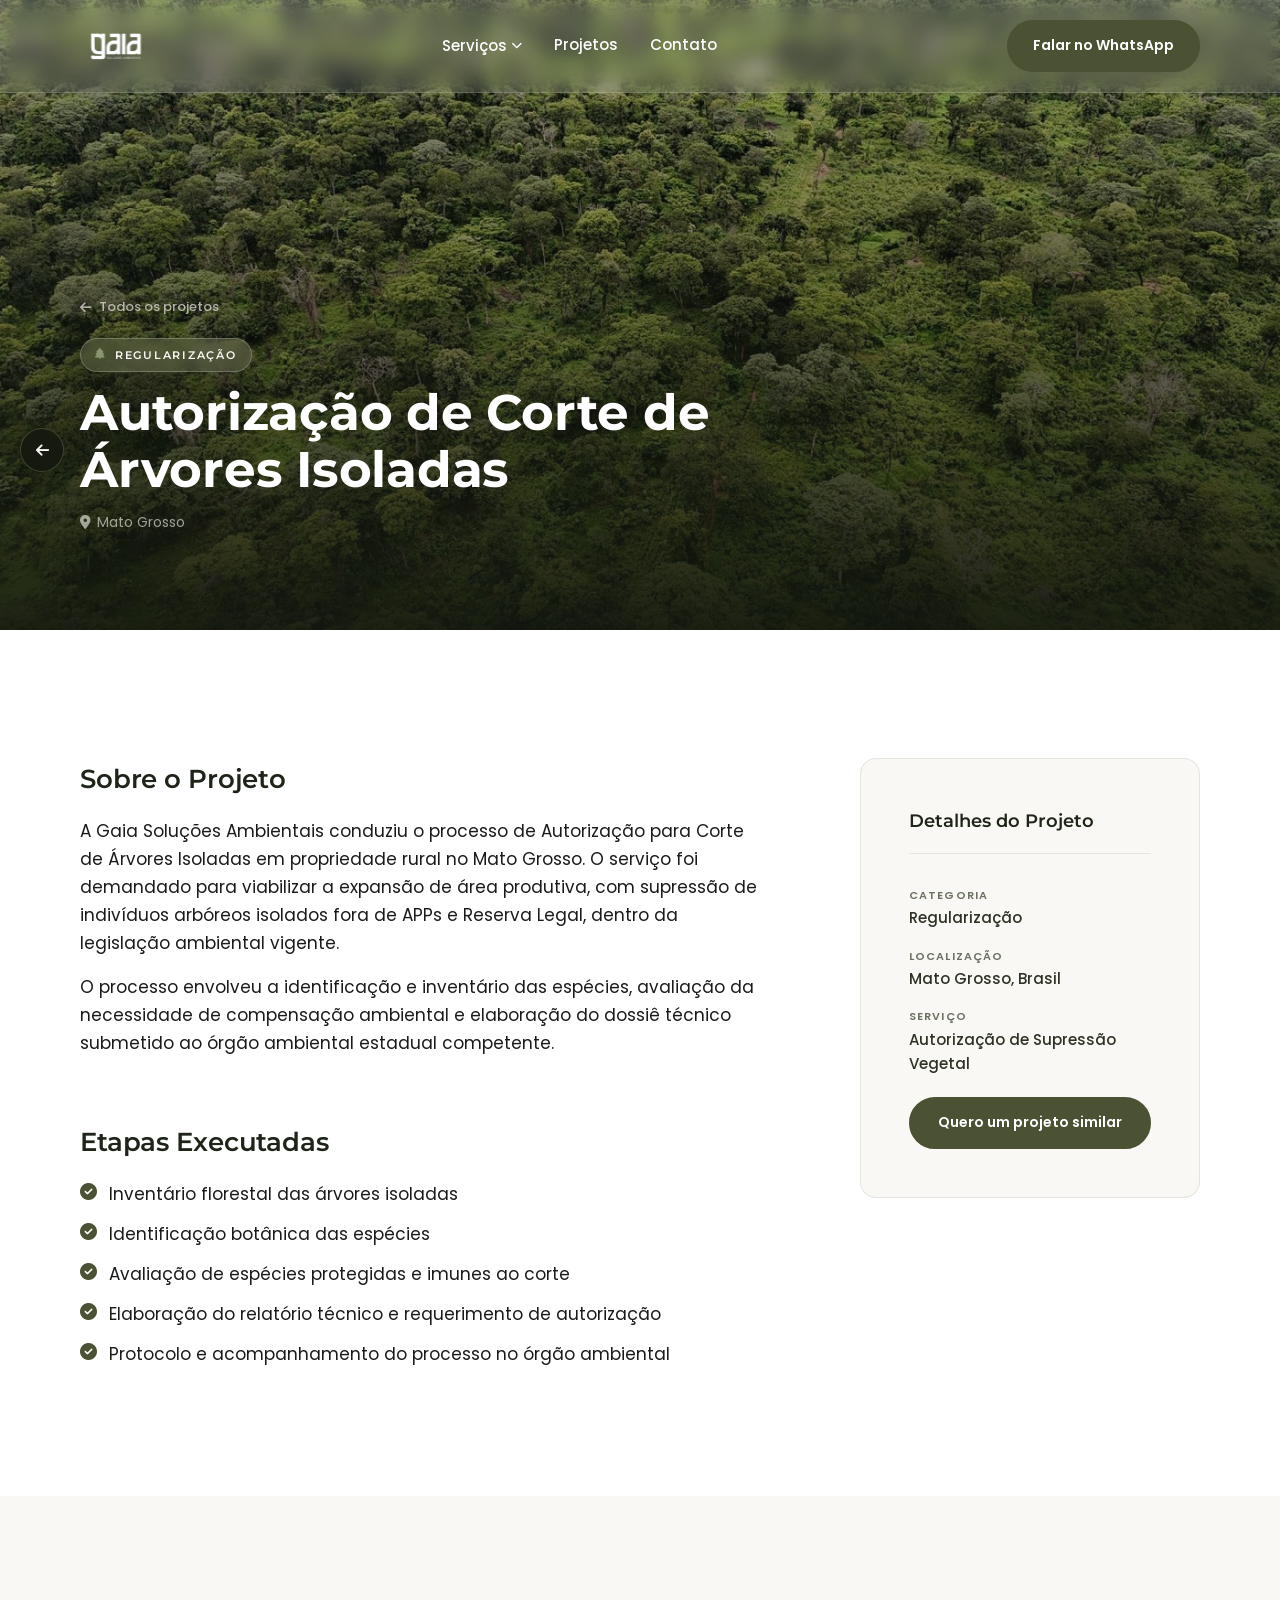
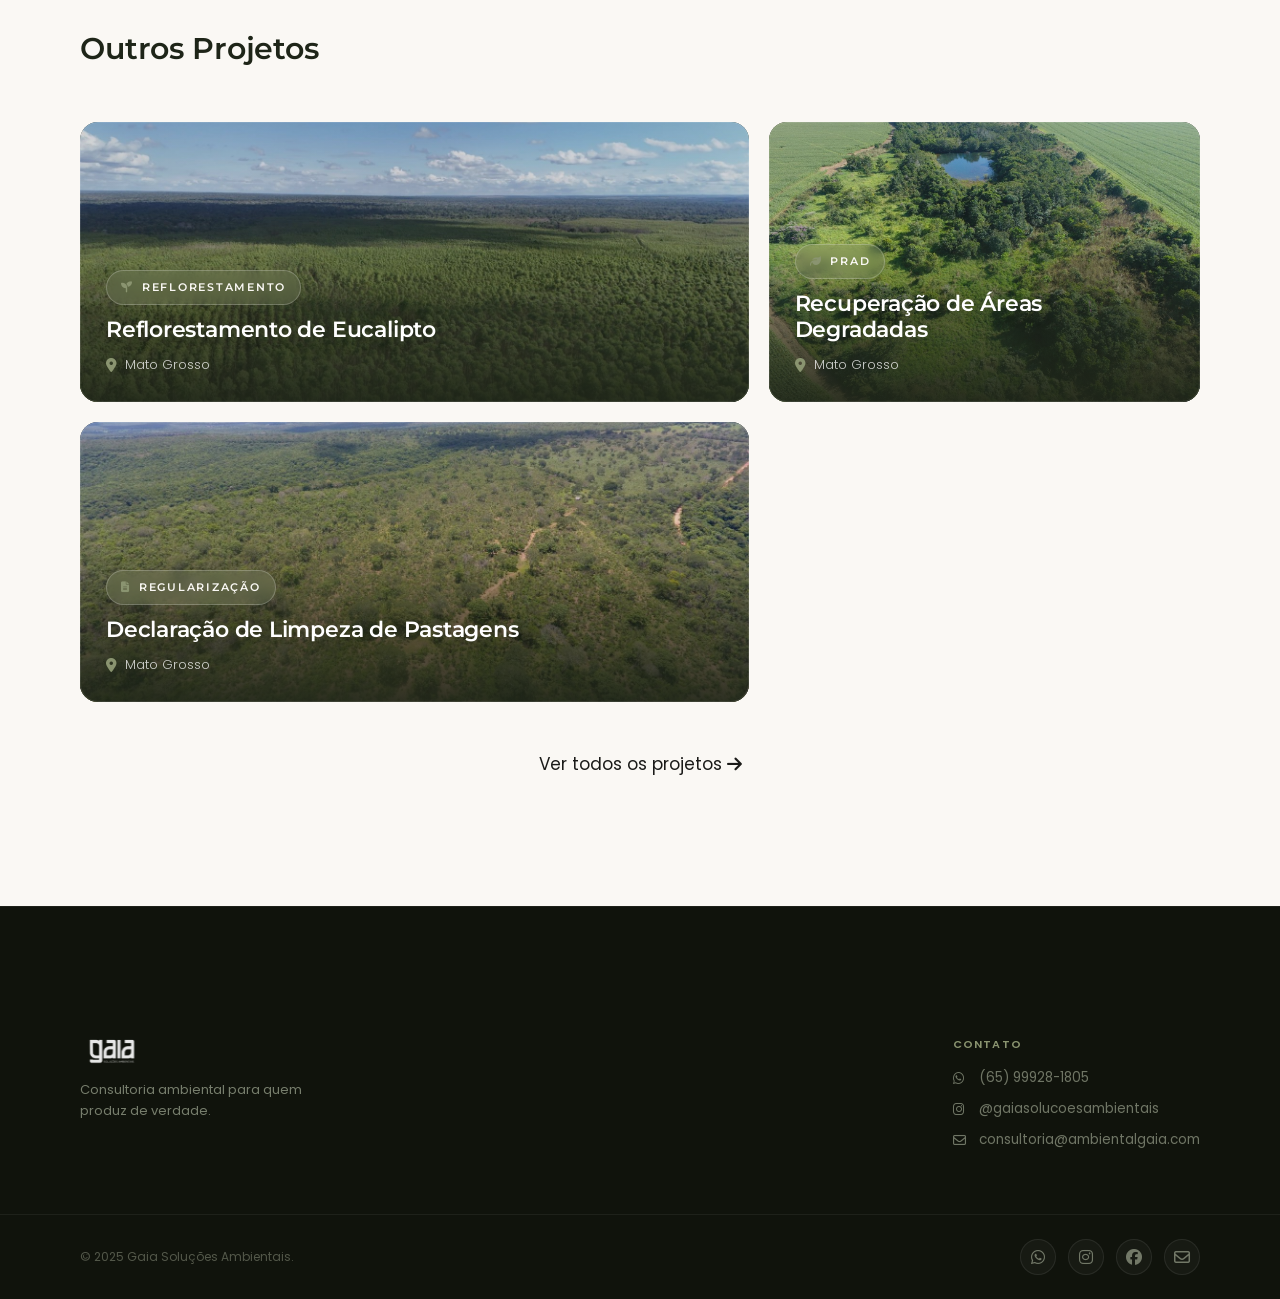
<file: projetos/autorizacao-corte-arvores/index.html>
<!DOCTYPE html>
<html lang="pt-br">
<head>
  <meta charset="UTF-8"><meta name="viewport" content="width=device-width, initial-scale=1.0">
  <meta name="description" content="Autorização de Corte de Árvores Isoladas — Gaia Soluções Ambientais, Mato Grosso.">
  <title>Autorização de Corte de Árvores — Gaia Soluções Ambientais</title>
  <link rel="preconnect" href="https://fonts.googleapis.com"><link rel="preconnect" href="https://fonts.gstatic.com" crossorigin>
  <link href="https://unpkg.com/aos@2.3.1/dist/aos.css" rel="stylesheet">
  <link rel="stylesheet" href="https://cdnjs.cloudflare.com/ajax/libs/font-awesome/6.5.0/css/all.min.css">
  <link rel="stylesheet" href="../../Css/fonts.css"><link rel="stylesheet" href="../../Css/variables.css">
  <link rel="stylesheet" href="../../Css/style.css"><link rel="stylesheet" href="../../Css/responsivo.css">
  <link rel="stylesheet" href="../projeto.css">
  <link rel="icon" href="../../Imagens/Logo/favicon.png" type="image/png">

  <!-- Microsoft Clarity (09/09/2026): gravação de sessão e mapa de calor, pra
       ver o que o visitante faz na página. Modo de Consentimento LIGADO no painel
       (Settings > Setup > Cookies desativado): grava a navegação mas NÃO cria
       cookie nenhum, e por isso não exige aviso de cookies. A conta é que a
       sessão não é costurada entre páginas. Mascaramento em "Equilibrado":
       nada que o visitante digitar é gravado. Autorizado pelo Lelo. -->
  <script type="text/javascript">
    (function(c,l,a,r,i,t,y){
        c[a]=c[a]||function(){(c[a].q=c[a].q||[]).push(arguments)};
        t=l.createElement(r);t.async=1;t.src="https://www.clarity.ms/tag/"+i;
        y=l.getElementsByTagName(r)[0];y.parentNode.insertBefore(t,y);
    })(window, document, "clarity", "script", "yfhu4c31se");
  </script>
</head>
<body>
  <a href="/#projetos" class="btn-back" id="btnBack" aria-label="Voltar"><i class="fa-solid fa-arrow-left"></i></a>
  <header class="navbar" id="navbar"><div class="navbar__container"><a href="../../" class="navbar__logo"><img src="../../Imagens/Logo/Logo Branca - Svg.svg" alt="Gaia" class="navbar__logo-img"></a><nav class="navbar__nav"><ul class="navbar__links"><li class="navbar__item navbar__item--dropdown"><button class="navbar__link navbar__link--dropdown" aria-expanded="false" aria-haspopup="true">Serviços <i class="fa-solid fa-chevron-down navbar__chevron"></i></button><ul class="navbar__dropdown" role="menu"><li><a href="https://wa.me/5565999281805" class="navbar__dropdown-link" role="menuitem" target="_blank">Cadastro Ambiental Rural</a></li><li><a href="https://wa.me/5565999281805" class="navbar__dropdown-link" role="menuitem" target="_blank">Licenciamento Ambiental</a></li><li><a href="https://wa.me/5565999281805" class="navbar__dropdown-link" role="menuitem" target="_blank">Laudo de Fitofisionomias</a></li><li><a href="https://wa.me/5565999281805" class="navbar__dropdown-link" role="menuitem" target="_blank">Laudo de Hidrografia</a></li><li><a href="https://wa.me/5565999281805" class="navbar__dropdown-link" role="menuitem" target="_blank">Plantio de Eucalipto</a></li><li><a href="https://wa.me/5565999281805" class="navbar__dropdown-link" role="menuitem" target="_blank">Consultoria Ambiental</a></li></ul></li><li class="navbar__item"><a href="/projetos/" class="navbar__link">Projetos</a></li><li class="navbar__item"><a href="../../#contato" class="navbar__link">Contato</a></li></ul></nav><div class="navbar__actions"><a href="https://wa.me/5565999281805" class="btn btn--primary navbar__cta" target="_blank">Falar no WhatsApp</a><button class="navbar__mobile-btn" id="menuBtn" aria-label="Abrir menu" aria-expanded="false"><i class="fa-solid fa-bars"></i></button></div></div></header>
  <div class="mobile-menu" id="mobileMenu" aria-hidden="true" role="dialog"><div class="mobile-menu__header"><img src="../../Imagens/Logo/Logo Branca - Svg.svg" alt="Gaia" class="mobile-menu__logo"><button class="mobile-menu__close" id="closeBtn"><i class="fa-solid fa-xmark"></i></button></div><nav class="mobile-menu__nav"><ul class="mobile-menu__links"><li><a href="../../" class="mobile-menu__link">Início</a></li><li><a href="/projetos/" class="mobile-menu__link">Projetos</a></li><li><a href="../../#contato" class="mobile-menu__link">Contato</a></li></ul></nav><div class="mobile-menu__footer"><a href="https://wa.me/5565999281805" class="btn btn--primary mobile-menu__cta" target="_blank">Falar no WhatsApp</a></div></div>
  <div class="overlay" id="overlay" aria-hidden="true"></div>
  <main>
    <div class="proj-hero">
      <img class="proj-hero__img" src="../../Imagens/Imagens Fornecidas/Autorização de Corte de Árvores Isoladas.JPG" alt="Autorização de Corte de Árvores Isoladas">
      <div class="proj-hero__overlay"></div>
      <div class="container proj-hero__content">
        <a href="/#projetos" class="proj-hero__back"><i class="fa-solid fa-arrow-left"></i> Todos os projetos</a>
        <span class="proj-card__badge"><i class="fa-solid fa-tree"></i>Regularização</span>
        <h1 class="proj-hero__title">Autorização de Corte de Árvores Isoladas</h1>
        <p class="proj-hero__loc"><i class="fa-solid fa-location-dot"></i> Mato Grosso</p>
      </div>
    </div>
    <section class="proj-content"><div class="container proj-content__grid">
      <div class="proj-content__main" data-aos="fade-right">
        <h2>Sobre o Projeto</h2>
        <p>A Gaia Soluções Ambientais conduziu o processo de Autorização para Corte de Árvores Isoladas em propriedade rural no Mato Grosso. O serviço foi demandado para viabilizar a expansão de área produtiva, com supressão de indivíduos arbóreos isolados fora de APPs e Reserva Legal, dentro da legislação ambiental vigente.</p>
        <p>O processo envolveu a identificação e inventário das espécies, avaliação da necessidade de compensação ambiental e elaboração do dossiê técnico submetido ao órgão ambiental estadual competente.</p>
        <h2>Etapas Executadas</h2>
        <ul class="proj-content__list">
          <li><i class="fa-solid fa-circle-check"></i> Inventário florestal das árvores isoladas</li>
          <li><i class="fa-solid fa-circle-check"></i> Identificação botânica das espécies</li>
          <li><i class="fa-solid fa-circle-check"></i> Avaliação de espécies protegidas e imunes ao corte</li>
          <li><i class="fa-solid fa-circle-check"></i> Elaboração do relatório técnico e requerimento de autorização</li>
          <li><i class="fa-solid fa-circle-check"></i> Protocolo e acompanhamento do processo no órgão ambiental</li>
        </ul>
      </div>
      <aside class="proj-content__aside" data-aos="fade-left" data-aos-delay="100">
        <div class="proj-aside-card">
          <h3>Detalhes do Projeto</h3>
          <ul class="proj-aside-card__list">
            <li><span class="proj-aside-card__label">Categoria</span><span class="proj-aside-card__val">Regularização</span></li>
            <li><span class="proj-aside-card__label">Localização</span><span class="proj-aside-card__val">Mato Grosso, Brasil</span></li>
            <li><span class="proj-aside-card__label">Serviço</span><span class="proj-aside-card__val">Autorização de Supressão Vegetal</span></li>
          </ul>
          <a href="https://wa.me/5565999281805?text=Ol%C3%A1!%20Vi%20o%20projeto%20de%20Autoriza%C3%A7%C3%A3o%20de%20Corte%20e%20gostaria%20de%20um%20or%C3%A7amento." class="btn btn--primary" style="width:100%;justify-content:center;margin-top:2rem;" target="_blank">Quero um projeto similar</a>
        </div>
      </aside>
    </div></section>
    <section class="proj-related"><div class="container">
      <h2 class="proj-related__title" data-aos="fade-up">Outros Projetos</h2>
      <div class="projetos__grid" data-aos="fade-up" data-aos-delay="80">
        <a href="../reflorestamento-eucalipto/" class="proj-card"><img class="proj-card__img" src="../../Imagens/Imagens Fornecidas/Levantamento Circunstaciado - Reflorestamento de Eucalipto.jpg" alt="" loading="lazy"><div class="proj-card__overlay"></div><span class="proj-card__arrow"><i class="fa-solid fa-arrow-up-right"></i></span><div class="proj-card__body"><span class="proj-card__badge"><i class="fa-solid fa-seedling"></i>Reflorestamento</span><h3 class="proj-card__name">Reflorestamento de Eucalipto</h3><span class="proj-card__loc"><i class="fa-solid fa-location-dot"></i>Mato Grosso</span></div></a>
        <a href="../recuperacao-areas-degradadas/" class="proj-card"><img class="proj-card__img" src="../../Imagens/Imagens Fornecidas/Recuperação de Áreas Degradadas.jpeg" alt="" loading="lazy"><div class="proj-card__overlay"></div><span class="proj-card__arrow"><i class="fa-solid fa-arrow-up-right"></i></span><div class="proj-card__body"><span class="proj-card__badge"><i class="fa-solid fa-leaf"></i>PRAD</span><h3 class="proj-card__name">Recuperação de Áreas Degradadas</h3><span class="proj-card__loc"><i class="fa-solid fa-location-dot"></i>Mato Grosso</span></div></a>
        <a href="../declaracao-limpeza-pastagens/" class="proj-card"><img class="proj-card__img" src="../../Imagens/Imagens Fornecidas/Declaração de Limpeza de Pastagens.JPG" alt="" loading="lazy"><div class="proj-card__overlay"></div><span class="proj-card__arrow"><i class="fa-solid fa-arrow-up-right"></i></span><div class="proj-card__body"><span class="proj-card__badge"><i class="fa-solid fa-file-lines"></i>Regularização</span><h3 class="proj-card__name">Declaração de Limpeza de Pastagens</h3><span class="proj-card__loc"><i class="fa-solid fa-location-dot"></i>Mato Grosso</span></div></a>
      </div>
      <div style="text-align:center;margin-top:var(--space-2xl)"><a href="/projetos/" class="projetos__btn">Ver todos os projetos <i class="fa-solid fa-arrow-right"></i></a></div>
    </div></section>
  </main>
  <footer class="footer"><div class="container footer__container"><div class="footer__brand"><img src="../../Imagens/Logo/Logo Branca - Svg.svg" alt="Gaia" class="footer__logo"><p class="footer__brand-desc">Consultoria ambiental para quem produz de verdade.</p></div><nav class="footer__nav"><div class="footer__col"><h4 class="footer__col-title">Contato</h4><ul class="footer__links"><li><a href="https://wa.me/5565999281805" class="footer__link" target="_blank"><i class="fa-brands fa-whatsapp"></i> (65) 99928-1805</a></li><li><a href="https://instagram.com/gaiasolucoesambientais" class="footer__link" target="_blank"><i class="fa-brands fa-instagram"></i> @gaiasolucoesambientais</a></li><li><a href="mailto:consultoria@ambientalgaia.com" class="footer__link"><i class="fa-regular fa-envelope"></i> consultoria@ambientalgaia.com</a></li></ul></div></nav></div><div class="footer__bottom"><div class="container footer__bottom-container"><p class="footer__copy">© 2025 Gaia Soluções Ambientais.</p><div class="footer__social"><a href="https://wa.me/5565999281805" class="footer__social-link" target="_blank"><i class="fa-brands fa-whatsapp"></i></a><a href="https://instagram.com/gaiasolucoesambientais" class="footer__social-link" target="_blank"><i class="fa-brands fa-instagram"></i></a><a href="https://facebook.com/gaiasolucoesambientais" class="footer__social-link" target="_blank"><i class="fa-brands fa-facebook"></i></a><a href="mailto:consultoria@ambientalgaia.com" class="footer__social-link"><i class="fa-regular fa-envelope"></i></a></div></div></div></footer>
  <script src="https://unpkg.com/aos@2.3.1/dist/aos.js"></script><script src="../../Js/menu.js"></script>
  <script>AOS.init({duration:800,easing:'ease-out',once:true,offset:60});const navbar=document.getElementById('navbar');window.addEventListener('scroll',()=>navbar.classList.toggle('scrolled',window.scrollY>80),{passive:true});const di=document.querySelector('.navbar__item--dropdown'),db=document.querySelector('.navbar__link--dropdown');if(db){db.addEventListener('click',()=>{const o=di.classList.toggle('open');db.setAttribute('aria-expanded',String(o));});document.addEventListener('click',e=>{if(!di.contains(e.target)){di.classList.remove('open');db.setAttribute('aria-expanded','false');}});}</script>
<script>var back=function(e){if(history.length>1){e.preventDefault();history.back();}};[".proj-hero__back","#btnBack"].forEach(function(s){var el=document.querySelector(s);if(el)el.addEventListener("click",back);});</script>
</body></html>
</file>
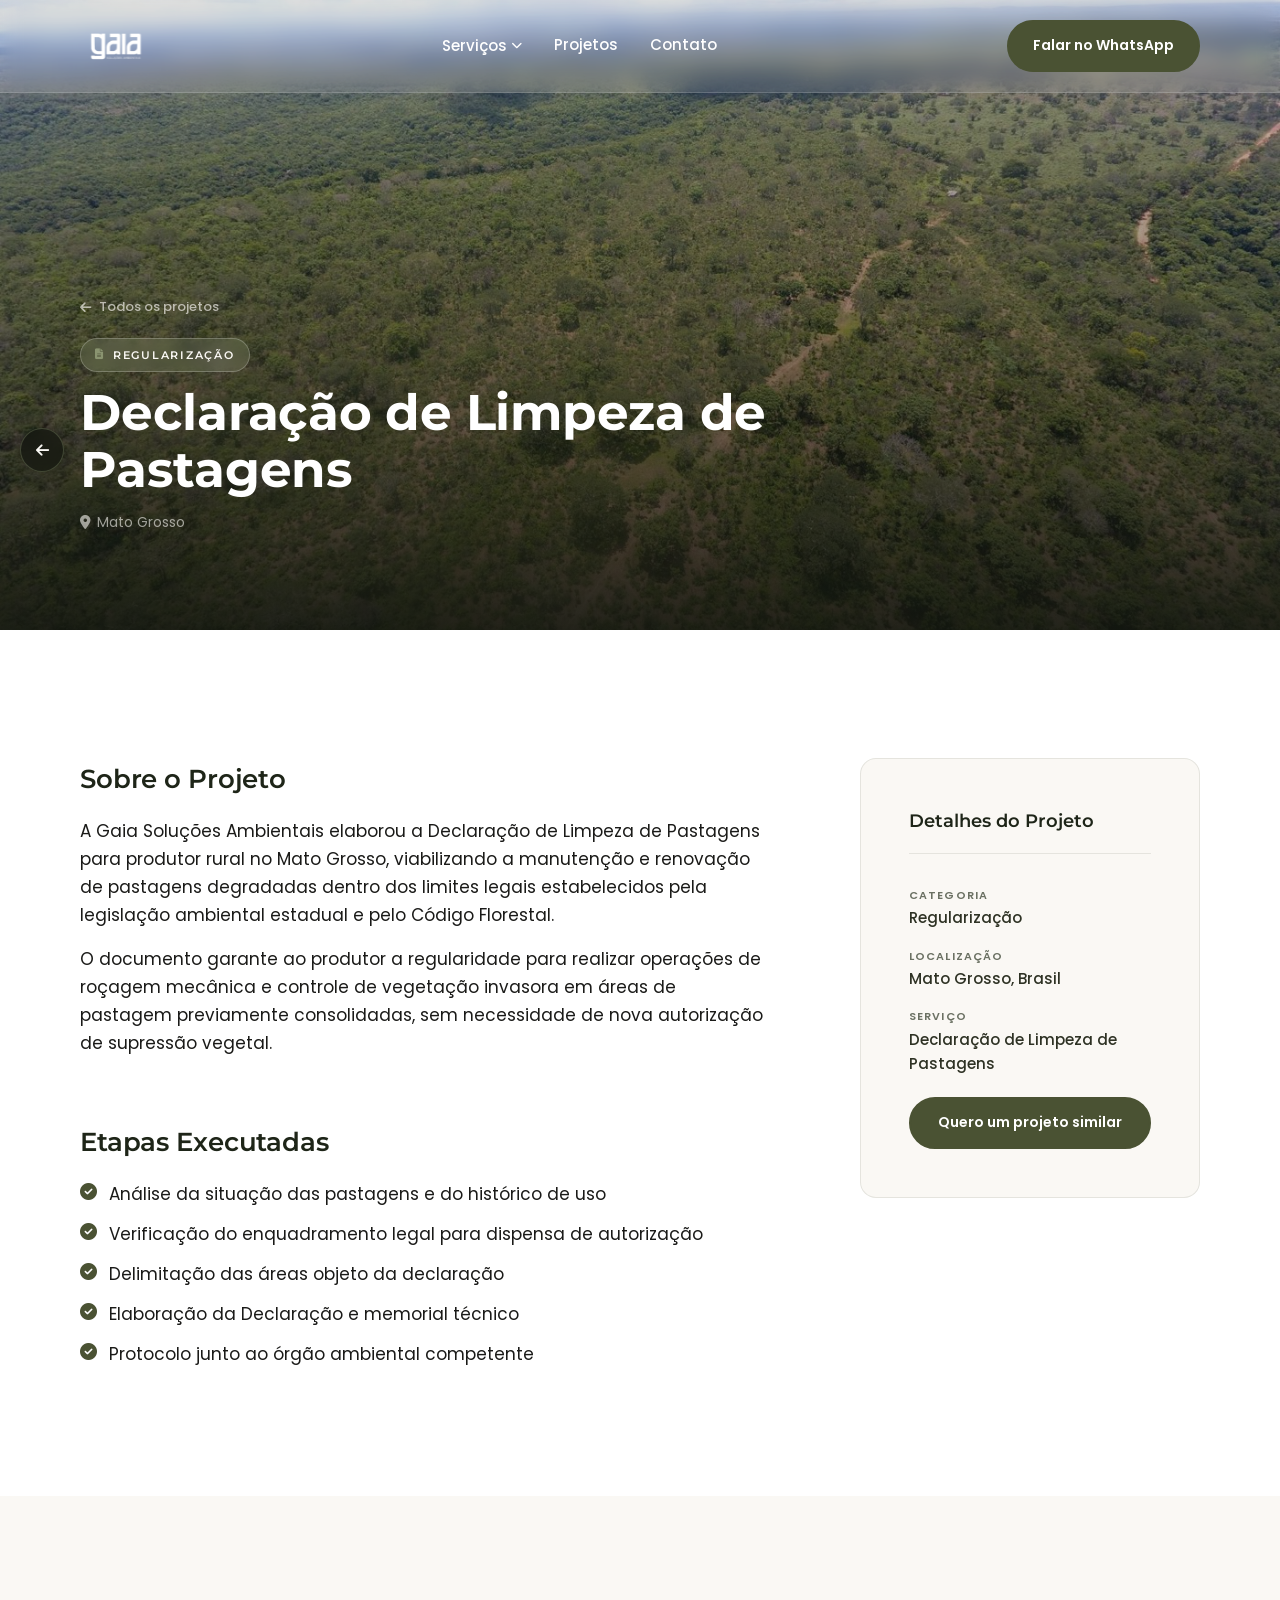
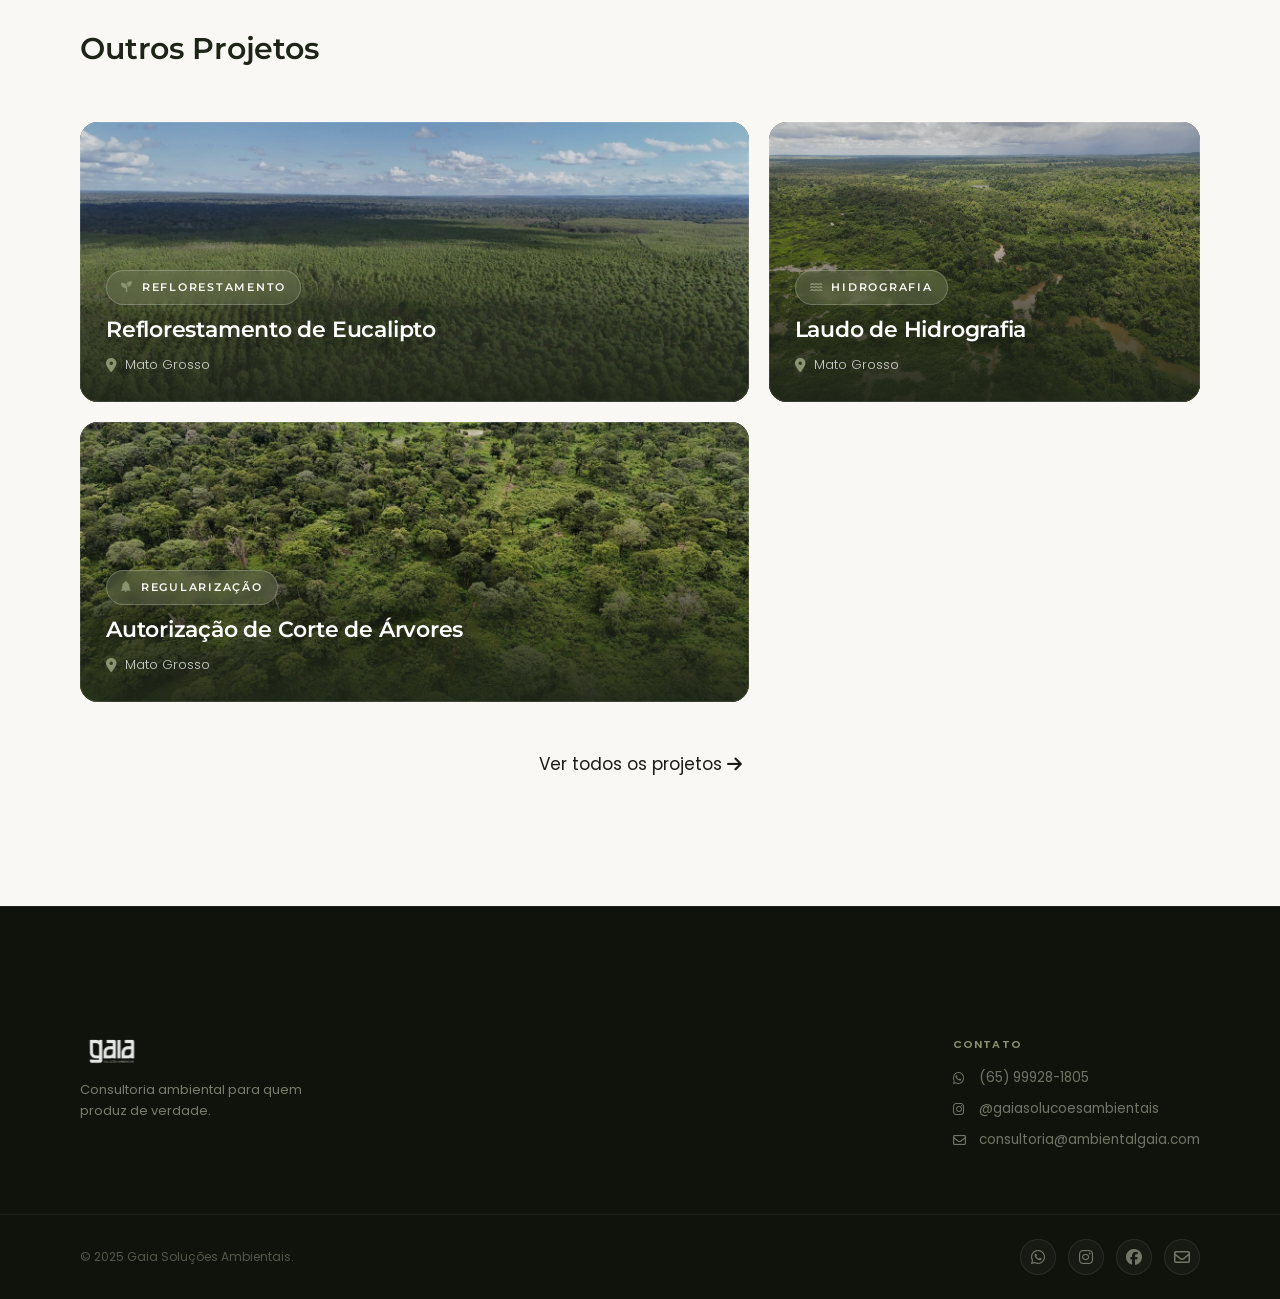
<file: projetos/declaracao-limpeza-pastagens/index.html>
<!DOCTYPE html>
<html lang="pt-br">
<head>
  <meta charset="UTF-8"><meta name="viewport" content="width=device-width, initial-scale=1.0">
  <meta name="description" content="Declaração de Limpeza de Pastagens — Gaia Soluções Ambientais, Mato Grosso.">
  <title>Declaração de Limpeza de Pastagens — Gaia Soluções Ambientais</title>
  <link rel="preconnect" href="https://fonts.googleapis.com"><link rel="preconnect" href="https://fonts.gstatic.com" crossorigin>
  <link href="https://unpkg.com/aos@2.3.1/dist/aos.css" rel="stylesheet">
  <link rel="stylesheet" href="https://cdnjs.cloudflare.com/ajax/libs/font-awesome/6.5.0/css/all.min.css">
  <link rel="stylesheet" href="../../Css/fonts.css"><link rel="stylesheet" href="../../Css/variables.css">
  <link rel="stylesheet" href="../../Css/style.css"><link rel="stylesheet" href="../../Css/responsivo.css">
  <link rel="stylesheet" href="../projeto.css">
  <link rel="icon" href="../../Imagens/Logo/favicon.png" type="image/png">

  <!-- Microsoft Clarity (09/09/2026): gravação de sessão e mapa de calor, pra
       ver o que o visitante faz na página. Modo de Consentimento LIGADO no painel
       (Settings > Setup > Cookies desativado): grava a navegação mas NÃO cria
       cookie nenhum, e por isso não exige aviso de cookies. A conta é que a
       sessão não é costurada entre páginas. Mascaramento em "Equilibrado":
       nada que o visitante digitar é gravado. Autorizado pelo Lelo. -->
  <script type="text/javascript">
    (function(c,l,a,r,i,t,y){
        c[a]=c[a]||function(){(c[a].q=c[a].q||[]).push(arguments)};
        t=l.createElement(r);t.async=1;t.src="https://www.clarity.ms/tag/"+i;
        y=l.getElementsByTagName(r)[0];y.parentNode.insertBefore(t,y);
    })(window, document, "clarity", "script", "yfhu4c31se");
  </script>
</head>
<body>
  <a href="/#projetos" class="btn-back" id="btnBack" aria-label="Voltar"><i class="fa-solid fa-arrow-left"></i></a>
  <header class="navbar" id="navbar"><div class="navbar__container"><a href="../../" class="navbar__logo"><img src="../../Imagens/Logo/Logo Branca - Svg.svg" alt="Gaia" class="navbar__logo-img"></a><nav class="navbar__nav"><ul class="navbar__links"><li class="navbar__item navbar__item--dropdown"><button class="navbar__link navbar__link--dropdown" aria-expanded="false" aria-haspopup="true">Serviços <i class="fa-solid fa-chevron-down navbar__chevron"></i></button><ul class="navbar__dropdown" role="menu"><li><a href="https://wa.me/5565999281805" class="navbar__dropdown-link" role="menuitem" target="_blank">Cadastro Ambiental Rural</a></li><li><a href="https://wa.me/5565999281805" class="navbar__dropdown-link" role="menuitem" target="_blank">Licenciamento Ambiental</a></li><li><a href="https://wa.me/5565999281805" class="navbar__dropdown-link" role="menuitem" target="_blank">Laudo de Fitofisionomias</a></li><li><a href="https://wa.me/5565999281805" class="navbar__dropdown-link" role="menuitem" target="_blank">Laudo de Hidrografia</a></li><li><a href="https://wa.me/5565999281805" class="navbar__dropdown-link" role="menuitem" target="_blank">Plantio de Eucalipto</a></li><li><a href="https://wa.me/5565999281805" class="navbar__dropdown-link" role="menuitem" target="_blank">Consultoria Ambiental</a></li></ul></li><li class="navbar__item"><a href="/projetos/" class="navbar__link">Projetos</a></li><li class="navbar__item"><a href="../../#contato" class="navbar__link">Contato</a></li></ul></nav><div class="navbar__actions"><a href="https://wa.me/5565999281805" class="btn btn--primary navbar__cta" target="_blank">Falar no WhatsApp</a><button class="navbar__mobile-btn" id="menuBtn" aria-label="Abrir menu" aria-expanded="false"><i class="fa-solid fa-bars"></i></button></div></div></header>
  <div class="mobile-menu" id="mobileMenu" aria-hidden="true" role="dialog"><div class="mobile-menu__header"><img src="../../Imagens/Logo/Logo Branca - Svg.svg" alt="Gaia" class="mobile-menu__logo"><button class="mobile-menu__close" id="closeBtn"><i class="fa-solid fa-xmark"></i></button></div><nav class="mobile-menu__nav"><ul class="mobile-menu__links"><li><a href="../../" class="mobile-menu__link">Início</a></li><li><a href="/projetos/" class="mobile-menu__link">Projetos</a></li><li><a href="../../#contato" class="mobile-menu__link">Contato</a></li></ul></nav><div class="mobile-menu__footer"><a href="https://wa.me/5565999281805" class="btn btn--primary mobile-menu__cta" target="_blank">Falar no WhatsApp</a></div></div>
  <div class="overlay" id="overlay" aria-hidden="true"></div>
  <main>
    <div class="proj-hero">
      <img class="proj-hero__img" src="../../Imagens/Imagens Fornecidas/Declaração de Limpeza de Pastagens.JPG" alt="Declaração de Limpeza de Pastagens">
      <div class="proj-hero__overlay"></div>
      <div class="container proj-hero__content">
        <a href="/#projetos" class="proj-hero__back"><i class="fa-solid fa-arrow-left"></i> Todos os projetos</a>
        <span class="proj-card__badge"><i class="fa-solid fa-file-lines"></i>Regularização</span>
        <h1 class="proj-hero__title">Declaração de Limpeza de Pastagens</h1>
        <p class="proj-hero__loc"><i class="fa-solid fa-location-dot"></i> Mato Grosso</p>
      </div>
    </div>
    <section class="proj-content"><div class="container proj-content__grid">
      <div class="proj-content__main" data-aos="fade-right">
        <h2>Sobre o Projeto</h2>
        <p>A Gaia Soluções Ambientais elaborou a Declaração de Limpeza de Pastagens para produtor rural no Mato Grosso, viabilizando a manutenção e renovação de pastagens degradadas dentro dos limites legais estabelecidos pela legislação ambiental estadual e pelo Código Florestal.</p>
        <p>O documento garante ao produtor a regularidade para realizar operações de roçagem mecânica e controle de vegetação invasora em áreas de pastagem previamente consolidadas, sem necessidade de nova autorização de supressão vegetal.</p>
        <h2>Etapas Executadas</h2>
        <ul class="proj-content__list">
          <li><i class="fa-solid fa-circle-check"></i> Análise da situação das pastagens e do histórico de uso</li>
          <li><i class="fa-solid fa-circle-check"></i> Verificação do enquadramento legal para dispensa de autorização</li>
          <li><i class="fa-solid fa-circle-check"></i> Delimitação das áreas objeto da declaração</li>
          <li><i class="fa-solid fa-circle-check"></i> Elaboração da Declaração e memorial técnico</li>
          <li><i class="fa-solid fa-circle-check"></i> Protocolo junto ao órgão ambiental competente</li>
        </ul>
      </div>
      <aside class="proj-content__aside" data-aos="fade-left" data-aos-delay="100">
        <div class="proj-aside-card">
          <h3>Detalhes do Projeto</h3>
          <ul class="proj-aside-card__list">
            <li><span class="proj-aside-card__label">Categoria</span><span class="proj-aside-card__val">Regularização</span></li>
            <li><span class="proj-aside-card__label">Localização</span><span class="proj-aside-card__val">Mato Grosso, Brasil</span></li>
            <li><span class="proj-aside-card__label">Serviço</span><span class="proj-aside-card__val">Declaração de Limpeza de Pastagens</span></li>
          </ul>
          <a href="https://wa.me/5565999281805?text=Ol%C3%A1!%20Vi%20o%20projeto%20de%20Declara%C3%A7%C3%A3o%20de%20Limpeza%20e%20gostaria%20de%20um%20or%C3%A7amento." class="btn btn--primary" style="width:100%;justify-content:center;margin-top:2rem;" target="_blank">Quero um projeto similar</a>
        </div>
      </aside>
    </div></section>
    <section class="proj-related"><div class="container">
      <h2 class="proj-related__title" data-aos="fade-up">Outros Projetos</h2>
      <div class="projetos__grid" data-aos="fade-up" data-aos-delay="80">
        <a href="../reflorestamento-eucalipto/" class="proj-card"><img class="proj-card__img" src="../../Imagens/Imagens Fornecidas/Levantamento Circunstaciado - Reflorestamento de Eucalipto.jpg" alt="" loading="lazy"><div class="proj-card__overlay"></div><span class="proj-card__arrow"><i class="fa-solid fa-arrow-up-right"></i></span><div class="proj-card__body"><span class="proj-card__badge"><i class="fa-solid fa-seedling"></i>Reflorestamento</span><h3 class="proj-card__name">Reflorestamento de Eucalipto</h3><span class="proj-card__loc"><i class="fa-solid fa-location-dot"></i>Mato Grosso</span></div></a>
        <a href="../laudo-hidrografia/" class="proj-card"><img class="proj-card__img" src="../../Imagens/Imagens Fornecidas/Laudo de hidrografias.JPG" alt="" loading="lazy"><div class="proj-card__overlay"></div><span class="proj-card__arrow"><i class="fa-solid fa-arrow-up-right"></i></span><div class="proj-card__body"><span class="proj-card__badge"><i class="fa-solid fa-water"></i>Hidrografia</span><h3 class="proj-card__name">Laudo de Hidrografia</h3><span class="proj-card__loc"><i class="fa-solid fa-location-dot"></i>Mato Grosso</span></div></a>
        <a href="../autorizacao-corte-arvores/" class="proj-card"><img class="proj-card__img" src="../../Imagens/Imagens Fornecidas/Autorização de Corte de Árvores Isoladas.JPG" alt="" loading="lazy"><div class="proj-card__overlay"></div><span class="proj-card__arrow"><i class="fa-solid fa-arrow-up-right"></i></span><div class="proj-card__body"><span class="proj-card__badge"><i class="fa-solid fa-tree"></i>Regularização</span><h3 class="proj-card__name">Autorização de Corte de Árvores</h3><span class="proj-card__loc"><i class="fa-solid fa-location-dot"></i>Mato Grosso</span></div></a>
      </div>
      <div style="text-align:center;margin-top:var(--space-2xl)"><a href="/projetos/" class="projetos__btn">Ver todos os projetos <i class="fa-solid fa-arrow-right"></i></a></div>
    </div></section>
  </main>
  <footer class="footer"><div class="container footer__container"><div class="footer__brand"><img src="../../Imagens/Logo/Logo Branca - Svg.svg" alt="Gaia" class="footer__logo"><p class="footer__brand-desc">Consultoria ambiental para quem produz de verdade.</p></div><nav class="footer__nav"><div class="footer__col"><h4 class="footer__col-title">Contato</h4><ul class="footer__links"><li><a href="https://wa.me/5565999281805" class="footer__link" target="_blank"><i class="fa-brands fa-whatsapp"></i> (65) 99928-1805</a></li><li><a href="https://instagram.com/gaiasolucoesambientais" class="footer__link" target="_blank"><i class="fa-brands fa-instagram"></i> @gaiasolucoesambientais</a></li><li><a href="mailto:consultoria@ambientalgaia.com" class="footer__link"><i class="fa-regular fa-envelope"></i> consultoria@ambientalgaia.com</a></li></ul></div></nav></div><div class="footer__bottom"><div class="container footer__bottom-container"><p class="footer__copy">© 2025 Gaia Soluções Ambientais.</p><div class="footer__social"><a href="https://wa.me/5565999281805" class="footer__social-link" target="_blank"><i class="fa-brands fa-whatsapp"></i></a><a href="https://instagram.com/gaiasolucoesambientais" class="footer__social-link" target="_blank"><i class="fa-brands fa-instagram"></i></a><a href="https://facebook.com/gaiasolucoesambientais" class="footer__social-link" target="_blank"><i class="fa-brands fa-facebook"></i></a><a href="mailto:consultoria@ambientalgaia.com" class="footer__social-link"><i class="fa-regular fa-envelope"></i></a></div></div></div></footer>
  <script src="https://unpkg.com/aos@2.3.1/dist/aos.js"></script><script src="../../Js/menu.js"></script>
  <script>AOS.init({duration:800,easing:'ease-out',once:true,offset:60});const navbar=document.getElementById('navbar');window.addEventListener('scroll',()=>navbar.classList.toggle('scrolled',window.scrollY>80),{passive:true});const di=document.querySelector('.navbar__item--dropdown'),db=document.querySelector('.navbar__link--dropdown');if(db){db.addEventListener('click',()=>{const o=di.classList.toggle('open');db.setAttribute('aria-expanded',String(o));});document.addEventListener('click',e=>{if(!di.contains(e.target)){di.classList.remove('open');db.setAttribute('aria-expanded','false');}});}</script>
<script>var back=function(e){if(history.length>1){e.preventDefault();history.back();}};[".proj-hero__back","#btnBack"].forEach(function(s){var el=document.querySelector(s);if(el)el.addEventListener("click",back);});</script>
</body></html>
</file>
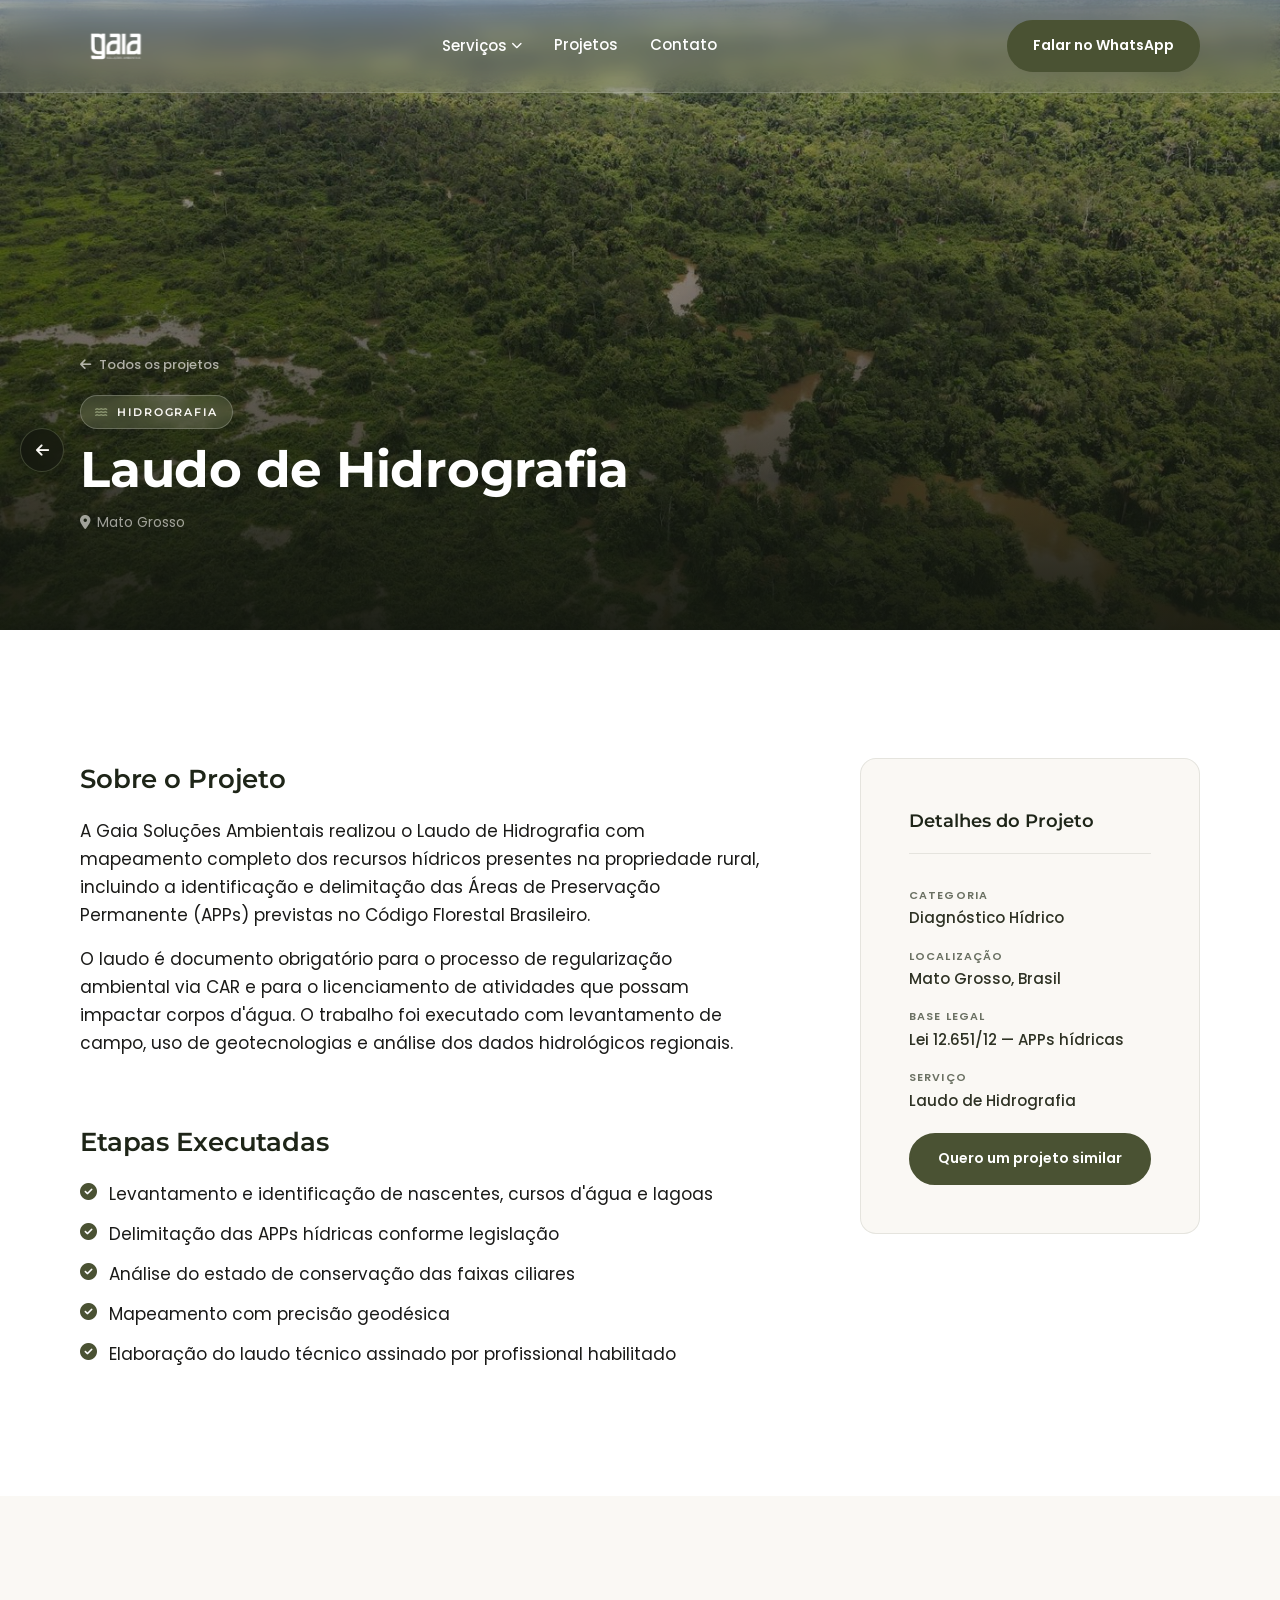
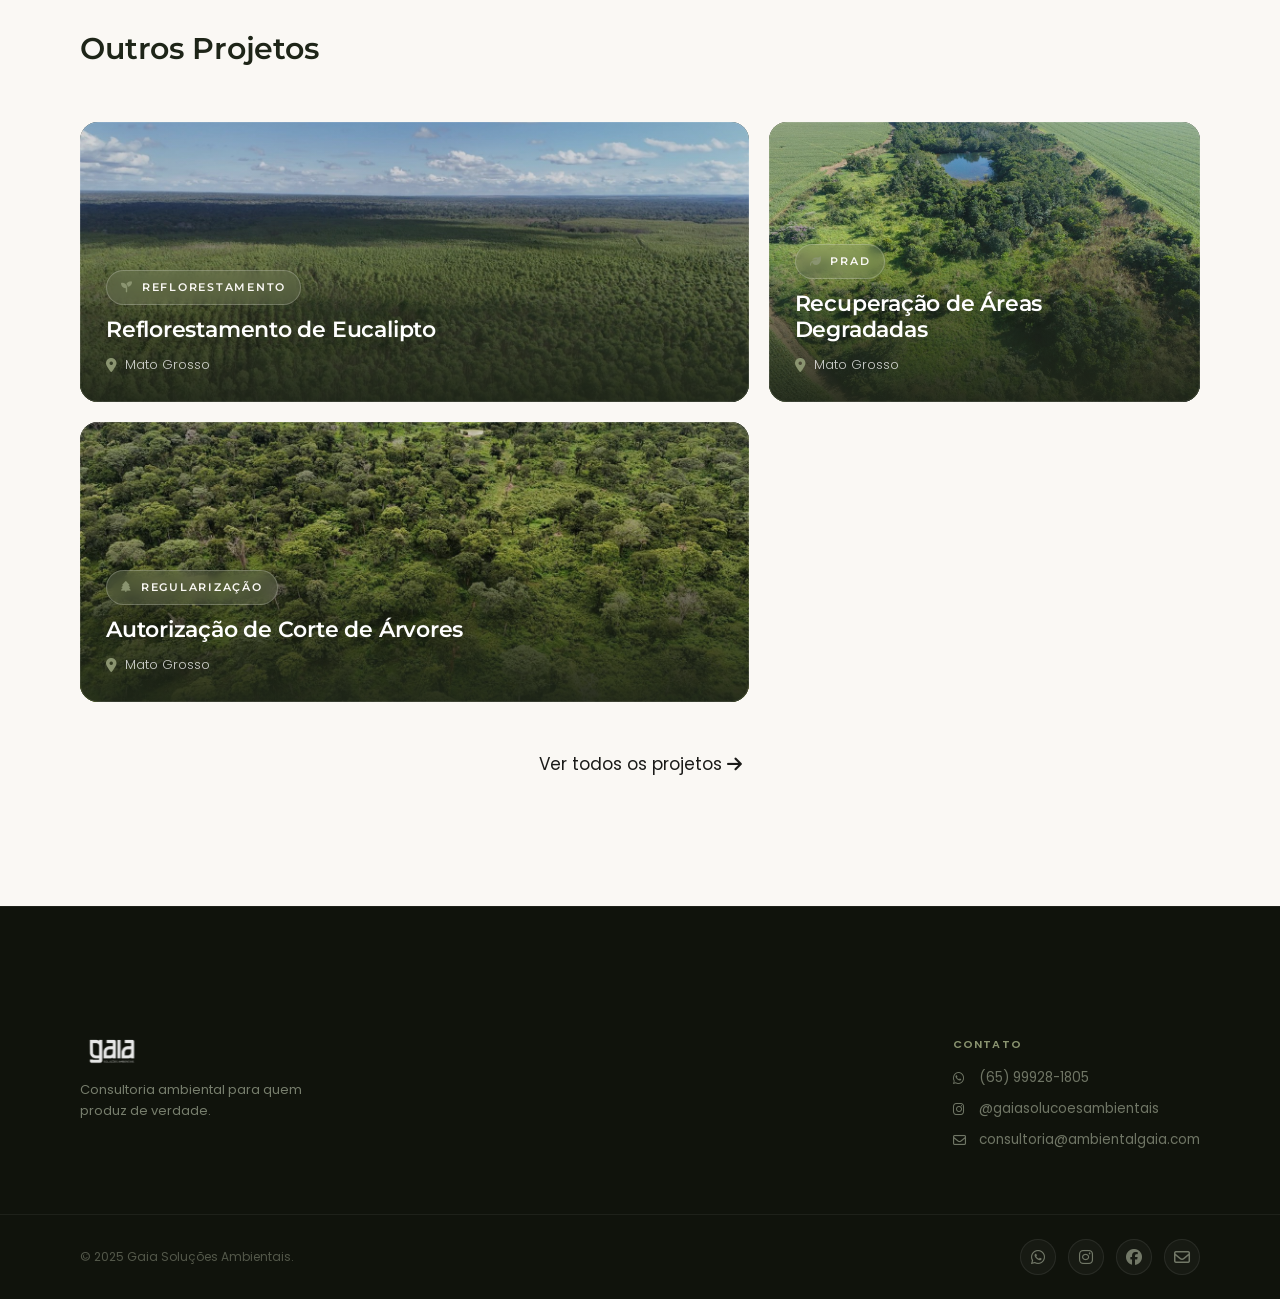
<file: projetos/laudo-hidrografia/index.html>
<!DOCTYPE html>
<html lang="pt-br">
<head>
  <meta charset="UTF-8"><meta name="viewport" content="width=device-width, initial-scale=1.0">
  <meta name="description" content="Laudo de Hidrografia — Gaia Soluções Ambientais, Mato Grosso.">
  <title>Laudo de Hidrografia — Gaia Soluções Ambientais</title>
  <link rel="preconnect" href="https://fonts.googleapis.com"><link rel="preconnect" href="https://fonts.gstatic.com" crossorigin>
  <link href="https://unpkg.com/aos@2.3.1/dist/aos.css" rel="stylesheet">
  <link rel="stylesheet" href="https://cdnjs.cloudflare.com/ajax/libs/font-awesome/6.5.0/css/all.min.css">
  <link rel="stylesheet" href="../../Css/fonts.css"><link rel="stylesheet" href="../../Css/variables.css">
  <link rel="stylesheet" href="../../Css/style.css"><link rel="stylesheet" href="../../Css/responsivo.css">
  <link rel="stylesheet" href="../projeto.css">
  <link rel="icon" href="../../Imagens/Logo/favicon.png" type="image/png">

  <!-- Microsoft Clarity (09/09/2026): gravação de sessão e mapa de calor, pra
       ver o que o visitante faz na página. Modo de Consentimento LIGADO no painel
       (Settings > Setup > Cookies desativado): grava a navegação mas NÃO cria
       cookie nenhum, e por isso não exige aviso de cookies. A conta é que a
       sessão não é costurada entre páginas. Mascaramento em "Equilibrado":
       nada que o visitante digitar é gravado. Autorizado pelo Lelo. -->
  <script type="text/javascript">
    (function(c,l,a,r,i,t,y){
        c[a]=c[a]||function(){(c[a].q=c[a].q||[]).push(arguments)};
        t=l.createElement(r);t.async=1;t.src="https://www.clarity.ms/tag/"+i;
        y=l.getElementsByTagName(r)[0];y.parentNode.insertBefore(t,y);
    })(window, document, "clarity", "script", "yfhu4c31se");
  </script>
</head>
<body>
  <a href="/#projetos" class="btn-back" id="btnBack" aria-label="Voltar"><i class="fa-solid fa-arrow-left"></i></a>
  <header class="navbar" id="navbar"><div class="navbar__container">
    <a href="../../" class="navbar__logo"><img src="../../Imagens/Logo/Logo Branca - Svg.svg" alt="Gaia" class="navbar__logo-img"></a>
    <nav class="navbar__nav"><ul class="navbar__links">
      <li class="navbar__item navbar__item--dropdown"><button class="navbar__link navbar__link--dropdown" aria-expanded="false" aria-haspopup="true">Serviços <i class="fa-solid fa-chevron-down navbar__chevron"></i></button><ul class="navbar__dropdown" role="menu"><li><a href="https://wa.me/5565999281805" class="navbar__dropdown-link" role="menuitem" target="_blank">Cadastro Ambiental Rural</a></li><li><a href="https://wa.me/5565999281805" class="navbar__dropdown-link" role="menuitem" target="_blank">Licenciamento Ambiental</a></li><li><a href="https://wa.me/5565999281805" class="navbar__dropdown-link" role="menuitem" target="_blank">Laudo de Fitofisionomias</a></li><li><a href="https://wa.me/5565999281805" class="navbar__dropdown-link" role="menuitem" target="_blank">Laudo de Hidrografia</a></li><li><a href="https://wa.me/5565999281805" class="navbar__dropdown-link" role="menuitem" target="_blank">Plantio de Eucalipto</a></li><li><a href="https://wa.me/5565999281805" class="navbar__dropdown-link" role="menuitem" target="_blank">Consultoria Ambiental</a></li></ul></li>
      <li class="navbar__item"><a href="/projetos/" class="navbar__link">Projetos</a></li>
      <li class="navbar__item"><a href="../../#contato" class="navbar__link">Contato</a></li>
    </ul></nav>
    <div class="navbar__actions"><a href="https://wa.me/5565999281805" class="btn btn--primary navbar__cta" target="_blank">Falar no WhatsApp</a><button class="navbar__mobile-btn" id="menuBtn" aria-label="Abrir menu" aria-expanded="false"><i class="fa-solid fa-bars"></i></button></div>
  </div></header>
  <div class="mobile-menu" id="mobileMenu" aria-hidden="true" role="dialog"><div class="mobile-menu__header"><img src="../../Imagens/Logo/Logo Branca - Svg.svg" alt="Gaia" class="mobile-menu__logo"><button class="mobile-menu__close" id="closeBtn"><i class="fa-solid fa-xmark"></i></button></div><nav class="mobile-menu__nav"><ul class="mobile-menu__links"><li><a href="../../" class="mobile-menu__link">Início</a></li><li><a href="/projetos/" class="mobile-menu__link">Projetos</a></li><li><a href="../../#contato" class="mobile-menu__link">Contato</a></li></ul></nav><div class="mobile-menu__footer"><a href="https://wa.me/5565999281805" class="btn btn--primary mobile-menu__cta" target="_blank">Falar no WhatsApp</a></div></div>
  <div class="overlay" id="overlay" aria-hidden="true"></div>
  <main>
    <div class="proj-hero">
      <img class="proj-hero__img" src="../../Imagens/Imagens Fornecidas/Laudo de hidrografias.JPG" alt="Laudo de Hidrografia">
      <div class="proj-hero__overlay"></div>
      <div class="container proj-hero__content">
        <a href="/#projetos" class="proj-hero__back"><i class="fa-solid fa-arrow-left"></i> Todos os projetos</a>
        <span class="proj-card__badge"><i class="fa-solid fa-water"></i>Hidrografia</span>
        <h1 class="proj-hero__title">Laudo de Hidrografia</h1>
        <p class="proj-hero__loc"><i class="fa-solid fa-location-dot"></i> Mato Grosso</p>
      </div>
    </div>
    <section class="proj-content">
      <div class="container proj-content__grid">
        <div class="proj-content__main" data-aos="fade-right">
          <h2>Sobre o Projeto</h2>
          <p>A Gaia Soluções Ambientais realizou o Laudo de Hidrografia com mapeamento completo dos recursos hídricos presentes na propriedade rural, incluindo a identificação e delimitação das Áreas de Preservação Permanente (APPs) previstas no Código Florestal Brasileiro.</p>
          <p>O laudo é documento obrigatório para o processo de regularização ambiental via CAR e para o licenciamento de atividades que possam impactar corpos d'água. O trabalho foi executado com levantamento de campo, uso de geotecnologias e análise dos dados hidrológicos regionais.</p>
          <h2>Etapas Executadas</h2>
          <ul class="proj-content__list">
            <li><i class="fa-solid fa-circle-check"></i> Levantamento e identificação de nascentes, cursos d'água e lagoas</li>
            <li><i class="fa-solid fa-circle-check"></i> Delimitação das APPs hídricas conforme legislação</li>
            <li><i class="fa-solid fa-circle-check"></i> Análise do estado de conservação das faixas ciliares</li>
            <li><i class="fa-solid fa-circle-check"></i> Mapeamento com precisão geodésica</li>
            <li><i class="fa-solid fa-circle-check"></i> Elaboração do laudo técnico assinado por profissional habilitado</li>
          </ul>
        </div>
        <aside class="proj-content__aside" data-aos="fade-left" data-aos-delay="100">
          <div class="proj-aside-card">
            <h3>Detalhes do Projeto</h3>
            <ul class="proj-aside-card__list">
              <li><span class="proj-aside-card__label">Categoria</span><span class="proj-aside-card__val">Diagnóstico Hídrico</span></li>
              <li><span class="proj-aside-card__label">Localização</span><span class="proj-aside-card__val">Mato Grosso, Brasil</span></li>
              <li><span class="proj-aside-card__label">Base legal</span><span class="proj-aside-card__val">Lei 12.651/12 — APPs hídricas</span></li>
              <li><span class="proj-aside-card__label">Serviço</span><span class="proj-aside-card__val">Laudo de Hidrografia</span></li>
            </ul>
            <a href="https://wa.me/5565999281805?text=Ol%C3%A1!%20Vi%20o%20projeto%20de%20Laudo%20de%20Hidrografia%20e%20gostaria%20de%20um%20or%C3%A7amento." class="btn btn--primary" style="width:100%;justify-content:center;margin-top:2rem;" target="_blank" rel="noopener noreferrer">Quero um projeto similar</a>
          </div>
        </aside>
      </div>
    </section>
    <section class="proj-related"><div class="container">
      <h2 class="proj-related__title" data-aos="fade-up">Outros Projetos</h2>
      <div class="projetos__grid" data-aos="fade-up" data-aos-delay="80">
        <a href="../reflorestamento-eucalipto/" class="proj-card"><img class="proj-card__img" src="../../Imagens/Imagens Fornecidas/Levantamento Circunstaciado - Reflorestamento de Eucalipto.jpg" alt="" loading="lazy"><div class="proj-card__overlay"></div><span class="proj-card__arrow"><i class="fa-solid fa-arrow-up-right"></i></span><div class="proj-card__body"><span class="proj-card__badge"><i class="fa-solid fa-seedling"></i>Reflorestamento</span><h3 class="proj-card__name">Reflorestamento de Eucalipto</h3><span class="proj-card__loc"><i class="fa-solid fa-location-dot"></i>Mato Grosso</span></div></a>
        <a href="../recuperacao-areas-degradadas/" class="proj-card"><img class="proj-card__img" src="../../Imagens/Imagens Fornecidas/Recuperação de Áreas Degradadas.jpeg" alt="" loading="lazy"><div class="proj-card__overlay"></div><span class="proj-card__arrow"><i class="fa-solid fa-arrow-up-right"></i></span><div class="proj-card__body"><span class="proj-card__badge"><i class="fa-solid fa-leaf"></i>PRAD</span><h3 class="proj-card__name">Recuperação de Áreas Degradadas</h3><span class="proj-card__loc"><i class="fa-solid fa-location-dot"></i>Mato Grosso</span></div></a>
        <a href="../autorizacao-corte-arvores/" class="proj-card"><img class="proj-card__img" src="../../Imagens/Imagens Fornecidas/Autorização de Corte de Árvores Isoladas.JPG" alt="" loading="lazy"><div class="proj-card__overlay"></div><span class="proj-card__arrow"><i class="fa-solid fa-arrow-up-right"></i></span><div class="proj-card__body"><span class="proj-card__badge"><i class="fa-solid fa-tree"></i>Regularização</span><h3 class="proj-card__name">Autorização de Corte de Árvores</h3><span class="proj-card__loc"><i class="fa-solid fa-location-dot"></i>Mato Grosso</span></div></a>
      </div>
      <div style="text-align:center;margin-top:var(--space-2xl)"><a href="/projetos/" class="projetos__btn">Ver todos os projetos <i class="fa-solid fa-arrow-right"></i></a></div>
    </div></section>
  </main>
  <footer class="footer"><div class="container footer__container"><div class="footer__brand"><img src="../../Imagens/Logo/Logo Branca - Svg.svg" alt="Gaia" class="footer__logo"><p class="footer__brand-desc">Consultoria ambiental para quem produz de verdade.</p></div><nav class="footer__nav"><div class="footer__col"><h4 class="footer__col-title">Contato</h4><ul class="footer__links"><li><a href="https://wa.me/5565999281805" class="footer__link" target="_blank"><i class="fa-brands fa-whatsapp"></i> (65) 99928-1805</a></li><li><a href="https://instagram.com/gaiasolucoesambientais" class="footer__link" target="_blank"><i class="fa-brands fa-instagram"></i> @gaiasolucoesambientais</a></li><li><a href="mailto:consultoria@ambientalgaia.com" class="footer__link"><i class="fa-regular fa-envelope"></i> consultoria@ambientalgaia.com</a></li></ul></div></nav></div><div class="footer__bottom"><div class="container footer__bottom-container"><p class="footer__copy">© 2025 Gaia Soluções Ambientais.</p><div class="footer__social"><a href="https://wa.me/5565999281805" class="footer__social-link" target="_blank"><i class="fa-brands fa-whatsapp"></i></a><a href="https://instagram.com/gaiasolucoesambientais" class="footer__social-link" target="_blank"><i class="fa-brands fa-instagram"></i></a><a href="https://facebook.com/gaiasolucoesambientais" class="footer__social-link" target="_blank"><i class="fa-brands fa-facebook"></i></a><a href="mailto:consultoria@ambientalgaia.com" class="footer__social-link"><i class="fa-regular fa-envelope"></i></a></div></div></div></footer>
  <script src="https://unpkg.com/aos@2.3.1/dist/aos.js"></script><script src="../../Js/menu.js"></script>
  <script>AOS.init({duration:800,easing:'ease-out',once:true,offset:60});const navbar=document.getElementById('navbar');window.addEventListener('scroll',()=>navbar.classList.toggle('scrolled',window.scrollY>80),{passive:true});const di=document.querySelector('.navbar__item--dropdown'),db=document.querySelector('.navbar__link--dropdown');if(db){db.addEventListener('click',()=>{const o=di.classList.toggle('open');db.setAttribute('aria-expanded',String(o));});document.addEventListener('click',e=>{if(!di.contains(e.target)){di.classList.remove('open');db.setAttribute('aria-expanded','false');}});}</script>
<script>var back=function(e){if(history.length>1){e.preventDefault();history.back();}};[".proj-hero__back","#btnBack"].forEach(function(s){var el=document.querySelector(s);if(el)el.addEventListener("click",back);});</script>
</body></html>
</file>
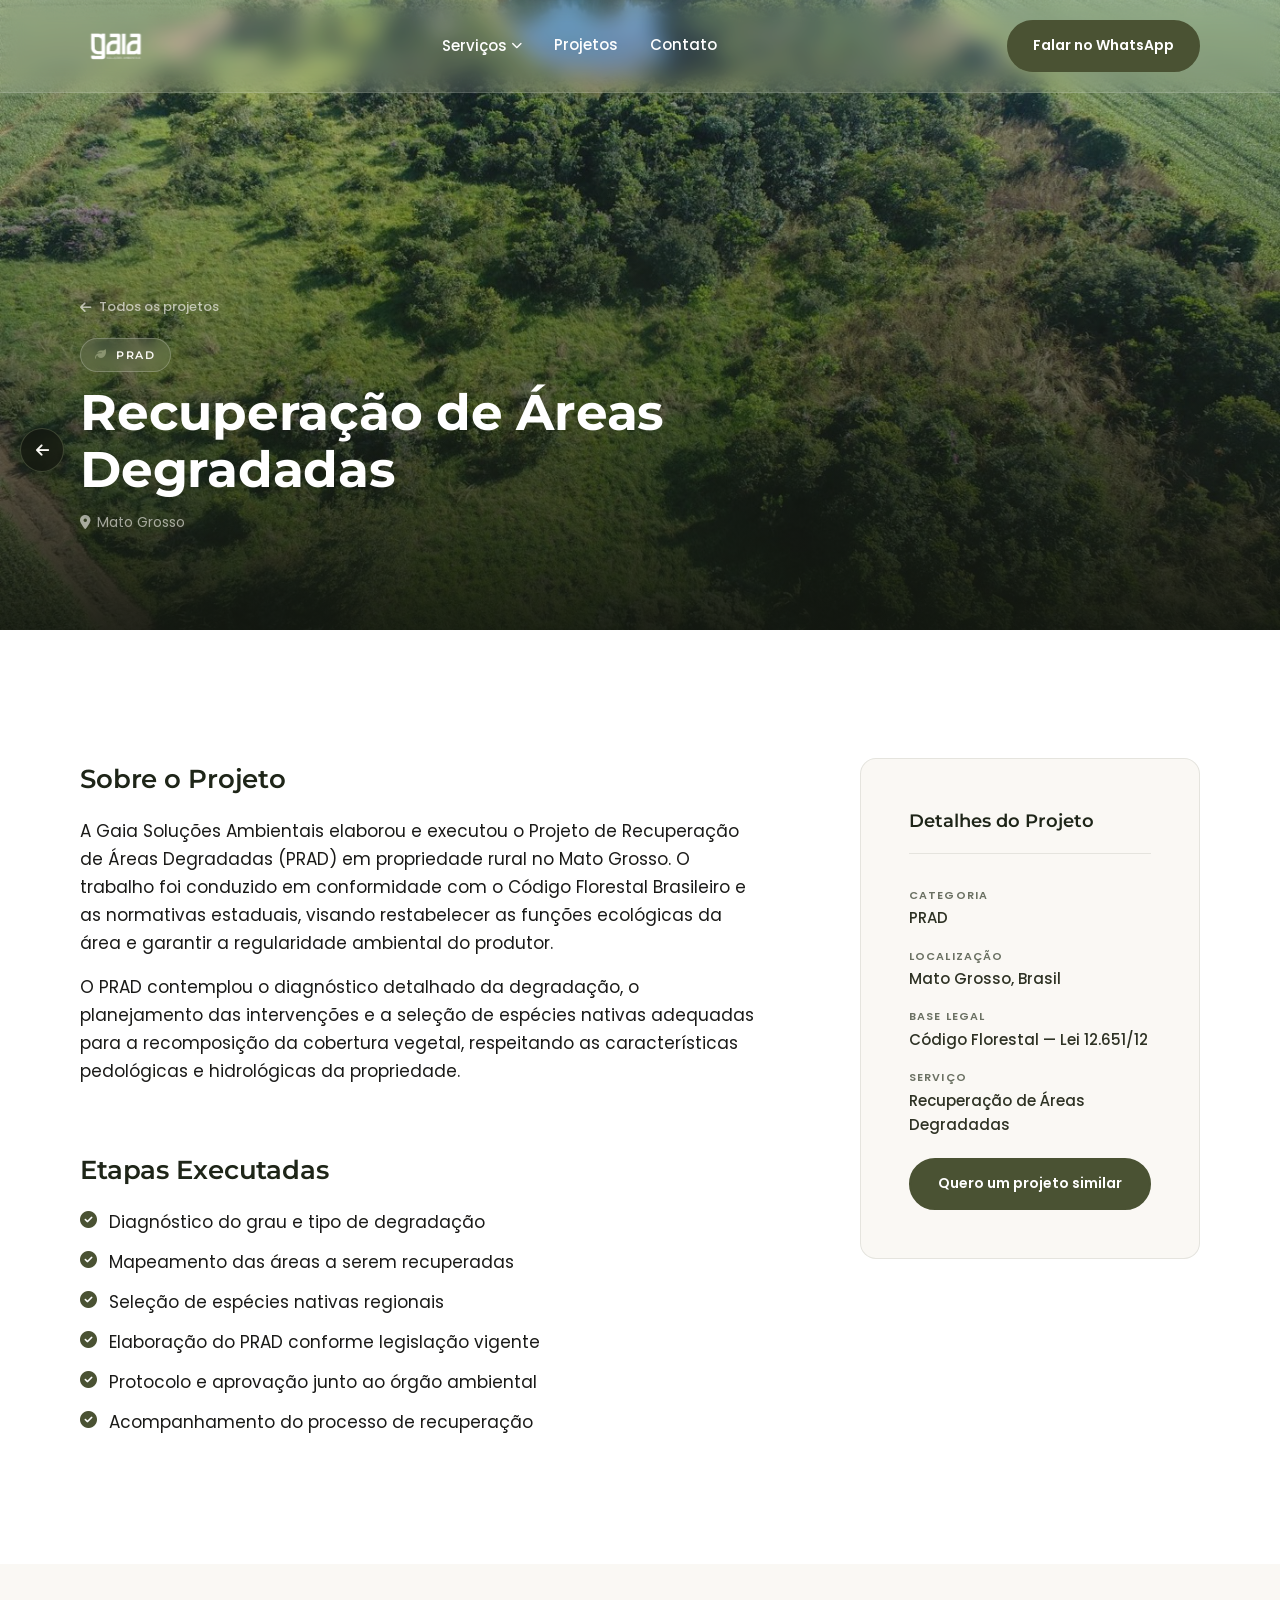
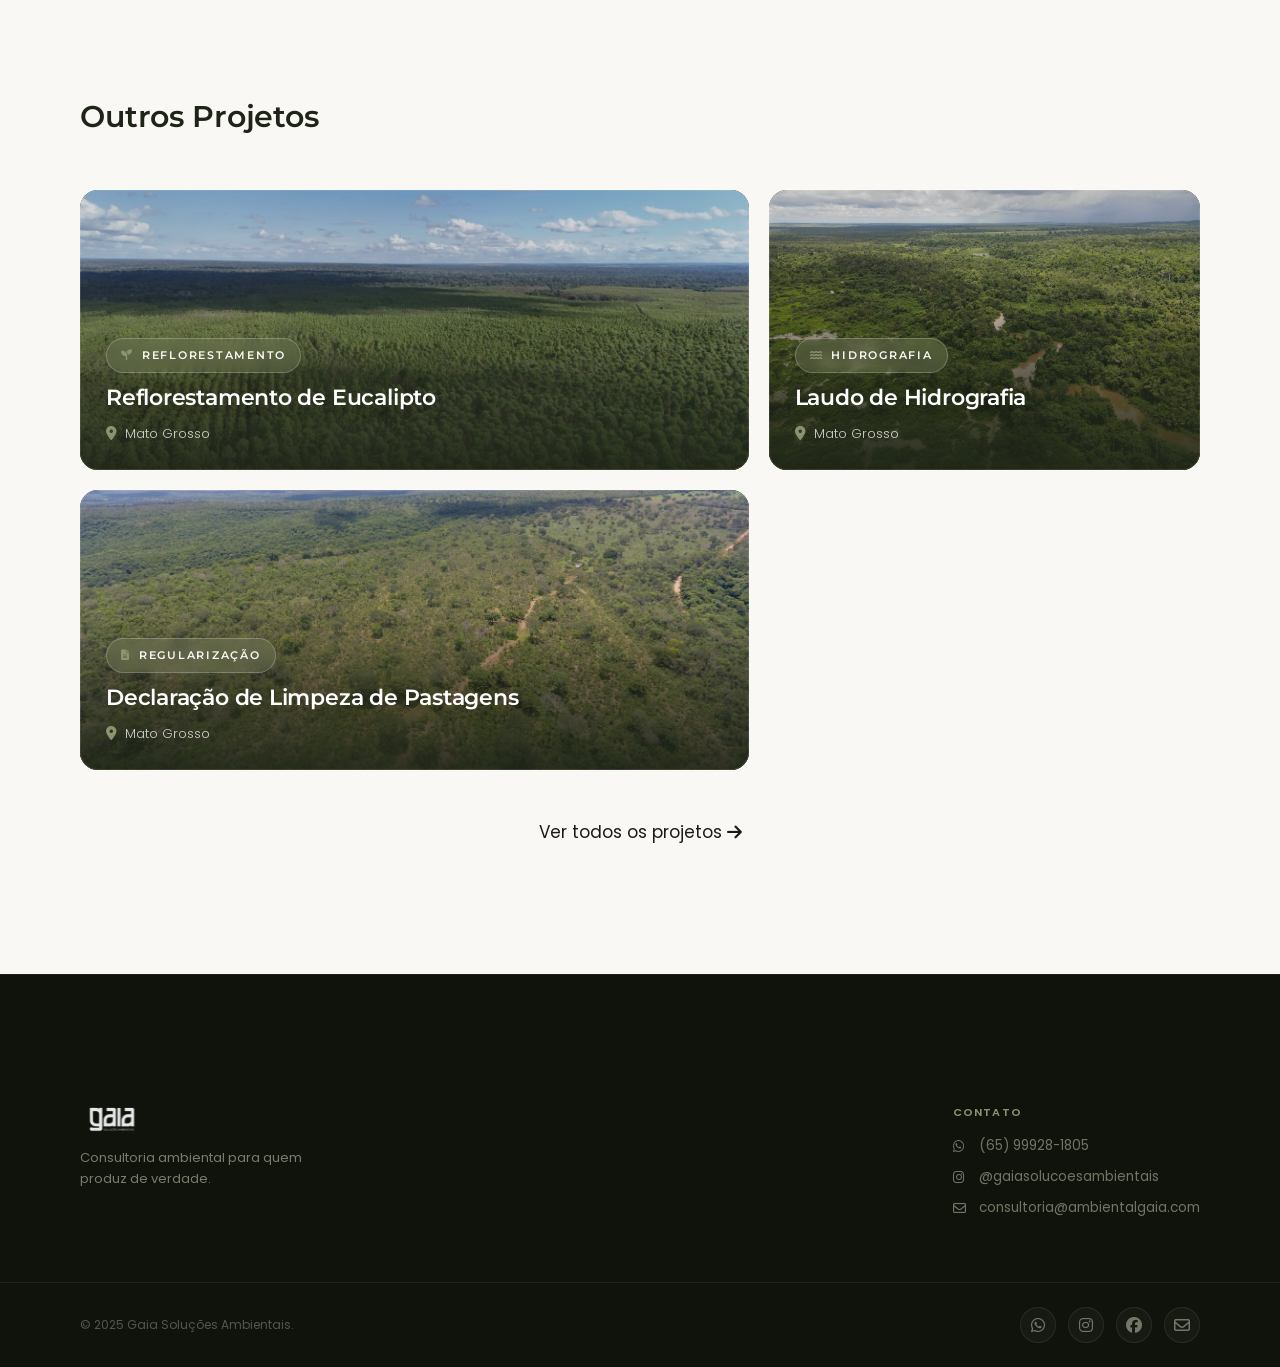
<file: projetos/recuperacao-areas-degradadas/index.html>
<!DOCTYPE html>
<html lang="pt-br">
<head>
  <meta charset="UTF-8">
  <meta name="viewport" content="width=device-width, initial-scale=1.0">
  <meta name="description" content="Projeto de Recuperação de Áreas Degradadas (PRAD) — Gaia Soluções Ambientais, Mato Grosso.">
  <title>Recuperação de Áreas Degradadas — Gaia Soluções Ambientais</title>
  <link rel="preconnect" href="https://fonts.googleapis.com">
  <link rel="preconnect" href="https://fonts.gstatic.com" crossorigin>
  <link href="https://unpkg.com/aos@2.3.1/dist/aos.css" rel="stylesheet">
  <link rel="stylesheet" href="https://cdnjs.cloudflare.com/ajax/libs/font-awesome/6.5.0/css/all.min.css">
  <link rel="stylesheet" href="../../Css/fonts.css">
  <link rel="stylesheet" href="../../Css/variables.css">
  <link rel="stylesheet" href="../../Css/style.css">
  <link rel="stylesheet" href="../../Css/responsivo.css">
  <link rel="stylesheet" href="../projeto.css">
  <link rel="icon" href="../../Imagens/Logo/favicon.png" type="image/png">

  <!-- Microsoft Clarity (09/09/2026): gravação de sessão e mapa de calor, pra
       ver o que o visitante faz na página. Modo de Consentimento LIGADO no painel
       (Settings > Setup > Cookies desativado): grava a navegação mas NÃO cria
       cookie nenhum, e por isso não exige aviso de cookies. A conta é que a
       sessão não é costurada entre páginas. Mascaramento em "Equilibrado":
       nada que o visitante digitar é gravado. Autorizado pelo Lelo. -->
  <script type="text/javascript">
    (function(c,l,a,r,i,t,y){
        c[a]=c[a]||function(){(c[a].q=c[a].q||[]).push(arguments)};
        t=l.createElement(r);t.async=1;t.src="https://www.clarity.ms/tag/"+i;
        y=l.getElementsByTagName(r)[0];y.parentNode.insertBefore(t,y);
    })(window, document, "clarity", "script", "yfhu4c31se");
  </script>
</head>
<body>
  <a href="/#projetos" class="btn-back" id="btnBack" aria-label="Voltar"><i class="fa-solid fa-arrow-left"></i></a>
  <header class="navbar" id="navbar">
    <div class="navbar__container">
      <a href="../../" class="navbar__logo"><img src="../../Imagens/Logo/Logo Branca - Svg.svg" alt="Gaia Soluções Ambientais" class="navbar__logo-img"></a>
      <nav class="navbar__nav">
        <ul class="navbar__links">
          <li class="navbar__item navbar__item--dropdown">
            <button class="navbar__link navbar__link--dropdown" aria-expanded="false" aria-haspopup="true">Serviços <i class="fa-solid fa-chevron-down navbar__chevron"></i></button>
            <ul class="navbar__dropdown" role="menu">
              <li><a href="https://wa.me/5565999281805" class="navbar__dropdown-link" role="menuitem" target="_blank" rel="noopener noreferrer">Cadastro Ambiental Rural</a></li>
              <li><a href="https://wa.me/5565999281805" class="navbar__dropdown-link" role="menuitem" target="_blank" rel="noopener noreferrer">Licenciamento Ambiental</a></li>
              <li><a href="https://wa.me/5565999281805" class="navbar__dropdown-link" role="menuitem" target="_blank" rel="noopener noreferrer">Laudo de Fitofisionomias</a></li>
              <li><a href="https://wa.me/5565999281805" class="navbar__dropdown-link" role="menuitem" target="_blank" rel="noopener noreferrer">Laudo de Hidrografia</a></li>
              <li><a href="https://wa.me/5565999281805" class="navbar__dropdown-link" role="menuitem" target="_blank" rel="noopener noreferrer">Plantio de Eucalipto</a></li>
              <li><a href="https://wa.me/5565999281805" class="navbar__dropdown-link" role="menuitem" target="_blank" rel="noopener noreferrer">Consultoria Ambiental</a></li>
            </ul>
          </li>
          <li class="navbar__item"><a href="/projetos/" class="navbar__link">Projetos</a></li>
          <li class="navbar__item"><a href="../../#contato" class="navbar__link">Contato</a></li>
        </ul>
      </nav>
      <div class="navbar__actions">
        <a href="https://wa.me/5565999281805" class="btn btn--primary navbar__cta" target="_blank" rel="noopener noreferrer">Falar no WhatsApp</a>
        <button class="navbar__mobile-btn" id="menuBtn" aria-label="Abrir menu" aria-expanded="false"><i class="fa-solid fa-bars"></i></button>
      </div>
    </div>
  </header>
  <div class="mobile-menu" id="mobileMenu" aria-hidden="true" role="dialog">
    <div class="mobile-menu__header">
      <img src="../../Imagens/Logo/Logo Branca - Svg.svg" alt="Gaia" class="mobile-menu__logo">
      <button class="mobile-menu__close" id="closeBtn"><i class="fa-solid fa-xmark"></i></button>
    </div>
    <nav class="mobile-menu__nav"><ul class="mobile-menu__links">
      <li><a href="../../" class="mobile-menu__link">Início</a></li>
      <li><a href="/projetos/" class="mobile-menu__link">Projetos</a></li>
      <li><a href="../../#contato" class="mobile-menu__link">Contato</a></li>
    </ul></nav>
    <div class="mobile-menu__footer"><a href="https://wa.me/5565999281805" class="btn btn--primary mobile-menu__cta" target="_blank">Falar no WhatsApp</a></div>
  </div>
  <div class="overlay" id="overlay" aria-hidden="true"></div>

  <main>
    <div class="proj-hero">
      <img class="proj-hero__img" src="../../Imagens/Imagens Fornecidas/Recuperação de Áreas Degradadas.jpeg" alt="Recuperação de Áreas Degradadas">
      <div class="proj-hero__overlay"></div>
      <div class="container proj-hero__content">
        <a href="/#projetos" class="proj-hero__back"><i class="fa-solid fa-arrow-left"></i> Todos os projetos</a>
        <span class="proj-card__badge"><i class="fa-solid fa-leaf"></i>PRAD</span>
        <h1 class="proj-hero__title">Recuperação de Áreas Degradadas</h1>
        <p class="proj-hero__loc"><i class="fa-solid fa-location-dot"></i> Mato Grosso</p>
      </div>
    </div>

    <section class="proj-content">
      <div class="container proj-content__grid">
        <div class="proj-content__main" data-aos="fade-right">
          <h2>Sobre o Projeto</h2>
          <p>A Gaia Soluções Ambientais elaborou e executou o Projeto de Recuperação de Áreas Degradadas (PRAD) em propriedade rural no Mato Grosso. O trabalho foi conduzido em conformidade com o Código Florestal Brasileiro e as normativas estaduais, visando restabelecer as funções ecológicas da área e garantir a regularidade ambiental do produtor.</p>
          <p>O PRAD contemplou o diagnóstico detalhado da degradação, o planejamento das intervenções e a seleção de espécies nativas adequadas para a recomposição da cobertura vegetal, respeitando as características pedológicas e hidrológicas da propriedade.</p>

          <h2>Etapas Executadas</h2>
          <ul class="proj-content__list">
            <li><i class="fa-solid fa-circle-check"></i> Diagnóstico do grau e tipo de degradação</li>
            <li><i class="fa-solid fa-circle-check"></i> Mapeamento das áreas a serem recuperadas</li>
            <li><i class="fa-solid fa-circle-check"></i> Seleção de espécies nativas regionais</li>
            <li><i class="fa-solid fa-circle-check"></i> Elaboração do PRAD conforme legislação vigente</li>
            <li><i class="fa-solid fa-circle-check"></i> Protocolo e aprovação junto ao órgão ambiental</li>
            <li><i class="fa-solid fa-circle-check"></i> Acompanhamento do processo de recuperação</li>
          </ul>
        </div>

        <aside class="proj-content__aside" data-aos="fade-left" data-aos-delay="100">
          <div class="proj-aside-card">
            <h3>Detalhes do Projeto</h3>
            <ul class="proj-aside-card__list">
              <li><span class="proj-aside-card__label">Categoria</span><span class="proj-aside-card__val">PRAD</span></li>
              <li><span class="proj-aside-card__label">Localização</span><span class="proj-aside-card__val">Mato Grosso, Brasil</span></li>
              <li><span class="proj-aside-card__label">Base legal</span><span class="proj-aside-card__val">Código Florestal — Lei 12.651/12</span></li>
              <li><span class="proj-aside-card__label">Serviço</span><span class="proj-aside-card__val">Recuperação de Áreas Degradadas</span></li>
            </ul>
            <a href="https://wa.me/5565999281805?text=Ol%C3%A1!%20Vi%20o%20projeto%20de%20PRAD%20e%20gostaria%20de%20um%20or%C3%A7amento."
               class="btn btn--primary" style="width:100%;justify-content:center;margin-top:2rem;" target="_blank" rel="noopener noreferrer">
              Quero um projeto similar
            </a>
          </div>
        </aside>
      </div>
    </section>

    <section class="proj-related">
      <div class="container">
        <h2 class="proj-related__title" data-aos="fade-up">Outros Projetos</h2>
        <div class="projetos__grid" data-aos="fade-up" data-aos-delay="80">
          <a href="../reflorestamento-eucalipto/" class="proj-card"><img class="proj-card__img" src="../../Imagens/Imagens Fornecidas/Levantamento Circunstaciado - Reflorestamento de Eucalipto.jpg" alt="Reflorestamento de Eucalipto" loading="lazy"><div class="proj-card__overlay"></div><span class="proj-card__arrow"><i class="fa-solid fa-arrow-up-right"></i></span><div class="proj-card__body"><span class="proj-card__badge"><i class="fa-solid fa-seedling"></i>Reflorestamento</span><h3 class="proj-card__name">Reflorestamento de Eucalipto</h3><span class="proj-card__loc"><i class="fa-solid fa-location-dot"></i>Mato Grosso</span></div></a>
          <a href="../laudo-hidrografia/" class="proj-card"><img class="proj-card__img" src="../../Imagens/Imagens Fornecidas/Laudo de hidrografias.JPG" alt="Laudo de Hidrografia" loading="lazy"><div class="proj-card__overlay"></div><span class="proj-card__arrow"><i class="fa-solid fa-arrow-up-right"></i></span><div class="proj-card__body"><span class="proj-card__badge"><i class="fa-solid fa-water"></i>Hidrografia</span><h3 class="proj-card__name">Laudo de Hidrografia</h3><span class="proj-card__loc"><i class="fa-solid fa-location-dot"></i>Mato Grosso</span></div></a>
          <a href="../declaracao-limpeza-pastagens/" class="proj-card"><img class="proj-card__img" src="../../Imagens/Imagens Fornecidas/Declaração de Limpeza de Pastagens.JPG" alt="Declaração de Limpeza de Pastagens" loading="lazy"><div class="proj-card__overlay"></div><span class="proj-card__arrow"><i class="fa-solid fa-arrow-up-right"></i></span><div class="proj-card__body"><span class="proj-card__badge"><i class="fa-solid fa-file-lines"></i>Regularização</span><h3 class="proj-card__name">Declaração de Limpeza de Pastagens</h3><span class="proj-card__loc"><i class="fa-solid fa-location-dot"></i>Mato Grosso</span></div></a>
        </div>
        <div style="text-align:center;margin-top:var(--space-2xl)"><a href="/projetos/" class="projetos__btn">Ver todos os projetos <i class="fa-solid fa-arrow-right"></i></a></div>
      </div>
    </section>
  </main>

  <footer class="footer">
    <div class="container footer__container">
      <div class="footer__brand"><img src="../../Imagens/Logo/Logo Branca - Svg.svg" alt="Gaia" class="footer__logo"><p class="footer__brand-desc">Consultoria ambiental para quem produz de verdade.</p></div>
      <nav class="footer__nav"><div class="footer__col"><h4 class="footer__col-title">Contato</h4><ul class="footer__links"><li><a href="https://wa.me/5565999281805" class="footer__link" target="_blank"><i class="fa-brands fa-whatsapp"></i> (65) 99928-1805</a></li><li><a href="https://instagram.com/gaiasolucoesambientais" class="footer__link" target="_blank"><i class="fa-brands fa-instagram"></i> @gaiasolucoesambientais</a></li><li><a href="mailto:consultoria@ambientalgaia.com" class="footer__link"><i class="fa-regular fa-envelope"></i> consultoria@ambientalgaia.com</a></li></ul></div></nav>
    </div>
    <div class="footer__bottom"><div class="container footer__bottom-container"><p class="footer__copy">© 2025 Gaia Soluções Ambientais.</p><div class="footer__social"><a href="https://wa.me/5565999281805" class="footer__social-link" target="_blank"><i class="fa-brands fa-whatsapp"></i></a><a href="https://instagram.com/gaiasolucoesambientais" class="footer__social-link" target="_blank"><i class="fa-brands fa-instagram"></i></a><a href="https://facebook.com/gaiasolucoesambientais" class="footer__social-link" target="_blank"><i class="fa-brands fa-facebook"></i></a><a href="mailto:consultoria@ambientalgaia.com" class="footer__social-link"><i class="fa-regular fa-envelope"></i></a></div></div></div>
  </footer>

  <script src="https://unpkg.com/aos@2.3.1/dist/aos.js"></script>
  <script src="../../Js/menu.js"></script>
  <script>
    AOS.init({duration:800,easing:'ease-out',once:true,offset:60});
    const navbar=document.getElementById('navbar');
    window.addEventListener('scroll',()=>navbar.classList.toggle('scrolled',window.scrollY>80),{passive:true});
    const di=document.querySelector('.navbar__item--dropdown'),db=document.querySelector('.navbar__link--dropdown');
    if(db){db.addEventListener('click',()=>{const o=di.classList.toggle('open');db.setAttribute('aria-expanded',String(o));});document.addEventListener('click',e=>{if(!di.contains(e.target)){di.classList.remove('open');db.setAttribute('aria-expanded','false');}});}
  </script>
<script>var back=function(e){if(history.length>1){e.preventDefault();history.back();}};[".proj-hero__back","#btnBack"].forEach(function(s){var el=document.querySelector(s);if(el)el.addEventListener("click",back);});</script>
</body>
</html>
</file>
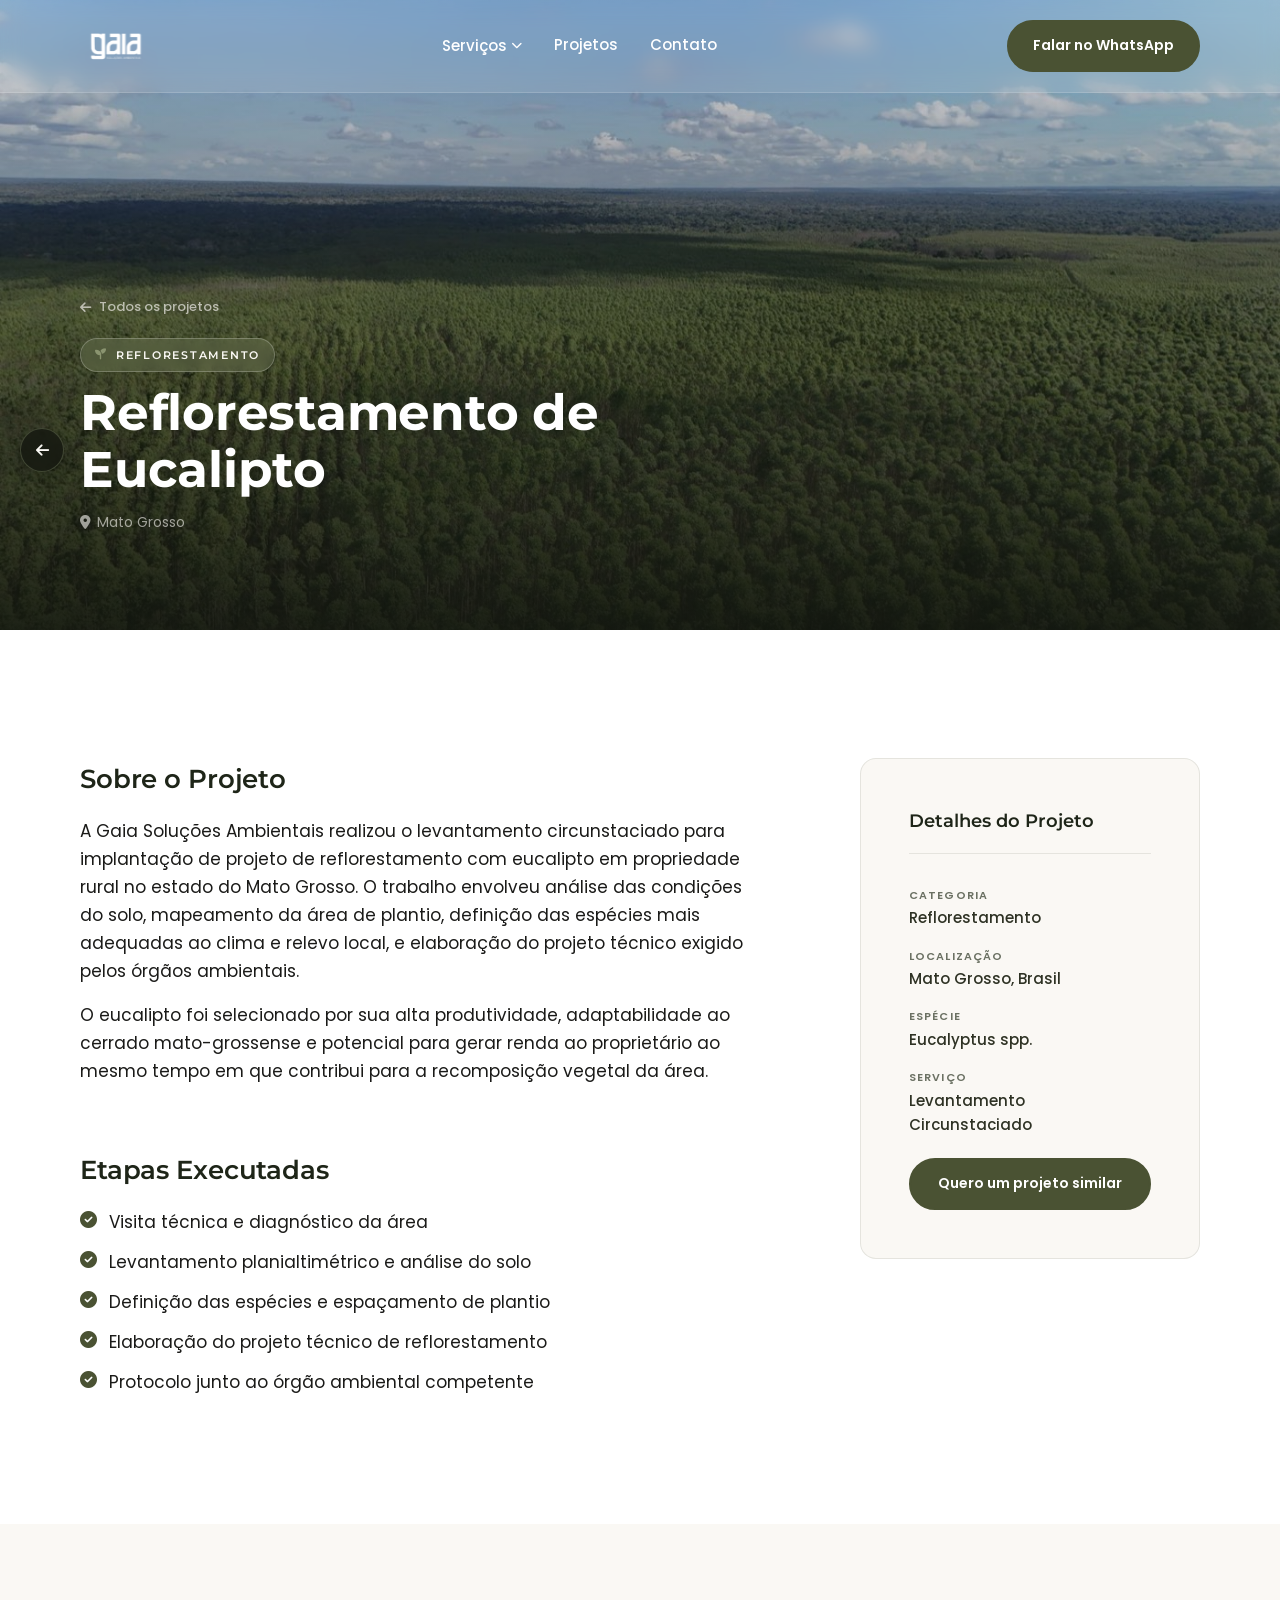
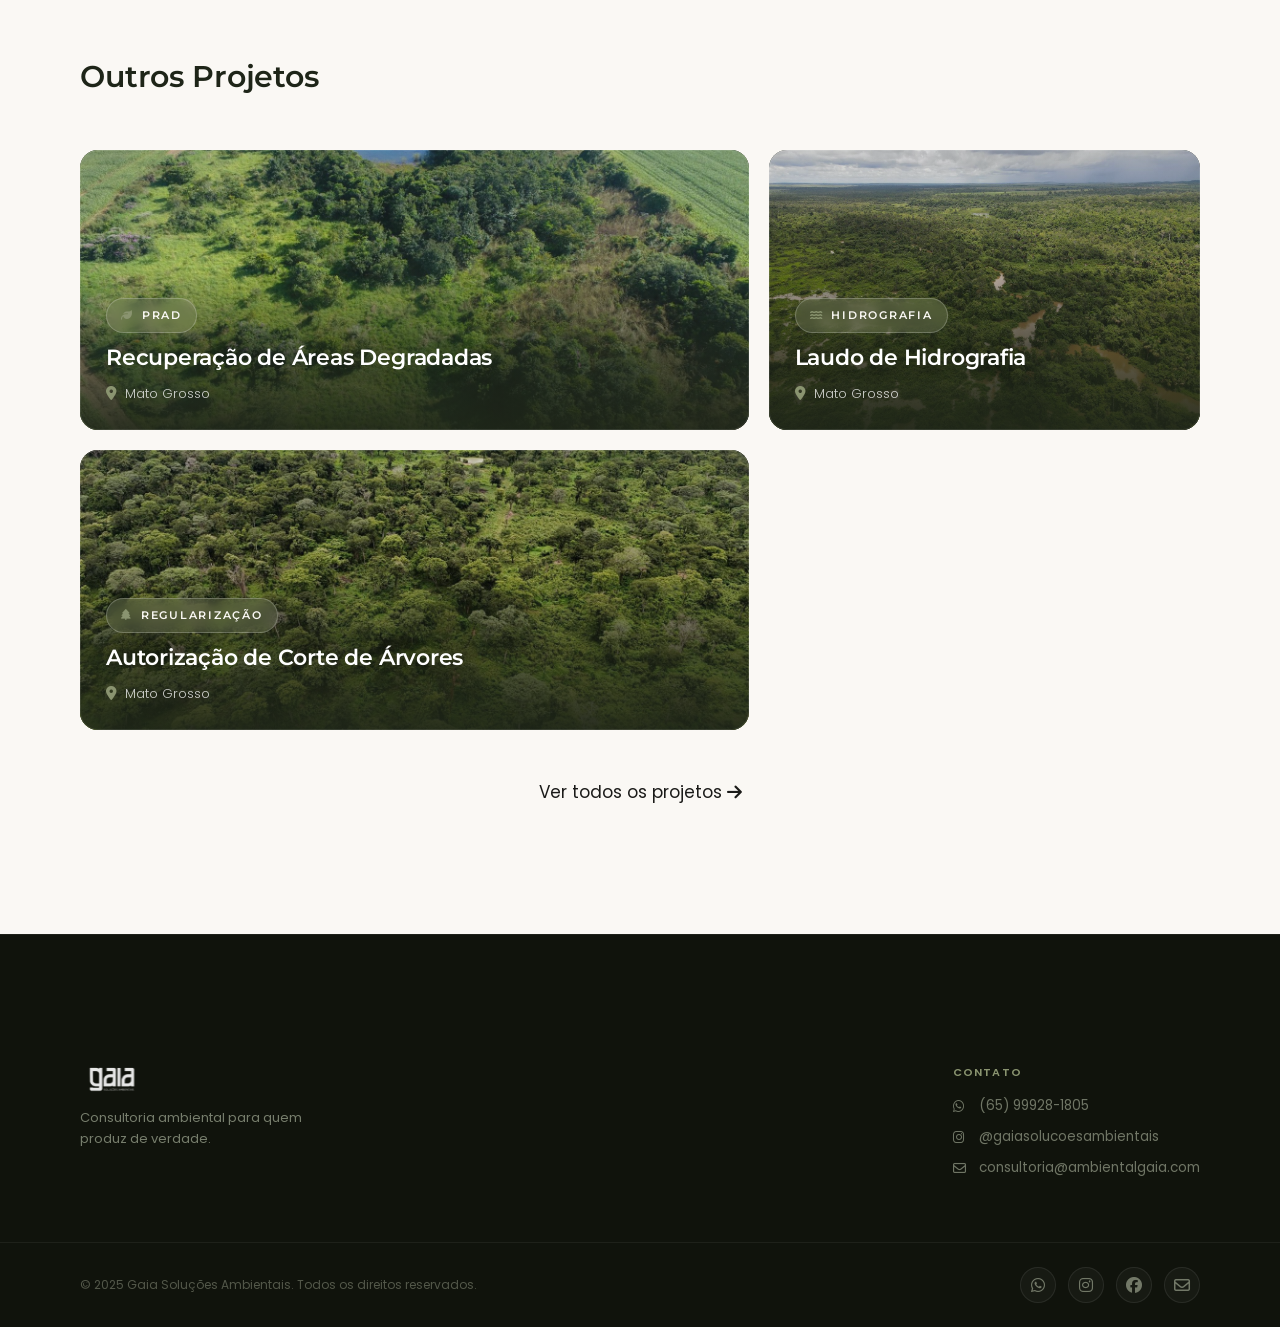
<file: projetos/reflorestamento-eucalipto/index.html>
<!DOCTYPE html>
<html lang="pt-br">
<head>
  <meta charset="UTF-8">
  <meta name="viewport" content="width=device-width, initial-scale=1.0">
  <meta name="description" content="Levantamento Circunstaciado para Reflorestamento de Eucalipto — Gaia Soluções Ambientais, Mato Grosso.">
  <title>Reflorestamento de Eucalipto — Gaia Soluções Ambientais</title>

  <link rel="preconnect" href="https://fonts.googleapis.com">
  <link rel="preconnect" href="https://fonts.gstatic.com" crossorigin>
  <link href="https://unpkg.com/aos@2.3.1/dist/aos.css" rel="stylesheet">
  <link rel="stylesheet" href="https://cdnjs.cloudflare.com/ajax/libs/font-awesome/6.5.0/css/all.min.css">
  <link rel="stylesheet" href="../../Css/fonts.css">
  <link rel="stylesheet" href="../../Css/variables.css">
  <link rel="stylesheet" href="../../Css/style.css">
  <link rel="stylesheet" href="../../Css/responsivo.css">
  <link rel="stylesheet" href="../projeto.css">
  <link rel="icon" href="../../Imagens/Logo/favicon.png" type="image/png">

  <!-- Microsoft Clarity (09/09/2026): gravação de sessão e mapa de calor, pra
       ver o que o visitante faz na página. Modo de Consentimento LIGADO no painel
       (Settings > Setup > Cookies desativado): grava a navegação mas NÃO cria
       cookie nenhum, e por isso não exige aviso de cookies. A conta é que a
       sessão não é costurada entre páginas. Mascaramento em "Equilibrado":
       nada que o visitante digitar é gravado. Autorizado pelo Lelo. -->
  <script type="text/javascript">
    (function(c,l,a,r,i,t,y){
        c[a]=c[a]||function(){(c[a].q=c[a].q||[]).push(arguments)};
        t=l.createElement(r);t.async=1;t.src="https://www.clarity.ms/tag/"+i;
        y=l.getElementsByTagName(r)[0];y.parentNode.insertBefore(t,y);
    })(window, document, "clarity", "script", "yfhu4c31se");
  </script>
</head>
<body>

  <!-- NAVBAR -->
  <a href="/#projetos" class="btn-back" id="btnBack" aria-label="Voltar"><i class="fa-solid fa-arrow-left"></i></a>
  <header class="navbar" id="navbar">
    <div class="navbar__container">
      <a href="../../" class="navbar__logo" aria-label="Gaia Soluções Ambientais — página inicial">
        <img src="../../Imagens/Logo/Logo Branca - Svg.svg" alt="Gaia Soluções Ambientais" class="navbar__logo-img">
      </a>
      <nav class="navbar__nav" aria-label="Navegação principal">
        <ul class="navbar__links">
          <li class="navbar__item navbar__item--dropdown">
            <button class="navbar__link navbar__link--dropdown" aria-expanded="false" aria-haspopup="true">
              Serviços <i class="fa-solid fa-chevron-down navbar__chevron" aria-hidden="true"></i>
            </button>
            <ul class="navbar__dropdown" role="menu">
              <li><a href="https://wa.me/5565999281805?text=Ol%C3%A1!%20Gostaria%20de%20um%20or%C3%A7amento%20para%20Cadastro%20Ambiental%20Rural." class="navbar__dropdown-link" role="menuitem" target="_blank" rel="noopener noreferrer">Cadastro Ambiental Rural</a></li>
              <li><a href="https://wa.me/5565999281805?text=Ol%C3%A1!%20Gostaria%20de%20um%20or%C3%A7amento%20para%20Licenciamento%20Ambiental." class="navbar__dropdown-link" role="menuitem" target="_blank" rel="noopener noreferrer">Licenciamento Ambiental</a></li>
              <li><a href="https://wa.me/5565999281805?text=Ol%C3%A1!%20Gostaria%20de%20um%20or%C3%A7amento%20para%20Laudo%20de%20Fitofisionomias." class="navbar__dropdown-link" role="menuitem" target="_blank" rel="noopener noreferrer">Laudo de Fitofisionomias</a></li>
              <li><a href="https://wa.me/5565999281805?text=Ol%C3%A1!%20Gostaria%20de%20um%20or%C3%A7amento%20para%20Laudo%20de%20Hidrografia." class="navbar__dropdown-link" role="menuitem" target="_blank" rel="noopener noreferrer">Laudo de Hidrografia</a></li>
              <li><a href="https://wa.me/5565999281805?text=Ol%C3%A1!%20Gostaria%20de%20um%20or%C3%A7amento%20para%20Plantio%20de%20Eucalipto." class="navbar__dropdown-link" role="menuitem" target="_blank" rel="noopener noreferrer">Plantio de Eucalipto</a></li>
              <li><a href="https://wa.me/5565999281805?text=Ol%C3%A1!%20Gostaria%20de%20um%20or%C3%A7amento%20para%20Consultoria%20Ambiental." class="navbar__dropdown-link" role="menuitem" target="_blank" rel="noopener noreferrer">Consultoria Ambiental</a></li>
            </ul>
          </li>
          <li class="navbar__item"><a href="/projetos/" class="navbar__link">Projetos</a></li>
          <li class="navbar__item"><a href="../../#contato" class="navbar__link">Contato</a></li>
        </ul>
      </nav>
      <div class="navbar__actions">
        <a href="https://wa.me/5565999281805?text=Ol%C3%A1!%20Vim%20pelo%20site%20e%20gostaria%20de%20falar%20com%20um%20especialista."
           class="btn btn--primary navbar__cta" target="_blank" rel="noopener noreferrer">
          Falar no WhatsApp
        </a>
        <button class="navbar__mobile-btn" id="menuBtn" aria-label="Abrir menu" aria-expanded="false">
          <i class="fa-solid fa-bars" aria-hidden="true"></i>
        </button>
      </div>
    </div>
  </header>

  <!-- MOBILE MENU -->
  <div class="mobile-menu" id="mobileMenu" aria-hidden="true" role="dialog" aria-label="Menu de navegação">
    <div class="mobile-menu__header">
      <img src="../../Imagens/Logo/Logo Branca - Svg.svg" alt="Gaia Soluções Ambientais" class="mobile-menu__logo">
      <button class="mobile-menu__close" id="closeBtn" aria-label="Fechar menu">
        <i class="fa-solid fa-xmark" aria-hidden="true"></i>
      </button>
    </div>
    <nav class="mobile-menu__nav">
      <ul class="mobile-menu__links">
        <li><a href="../../" class="mobile-menu__link">Início</a></li>
        <li><a href="/projetos/" class="mobile-menu__link">Projetos</a></li>
        <li><a href="../../#contato" class="mobile-menu__link">Contato</a></li>
      </ul>
    </nav>
    <div class="mobile-menu__footer">
      <a href="https://wa.me/5565999281805" class="btn btn--primary mobile-menu__cta" target="_blank" rel="noopener noreferrer">
        Falar no WhatsApp
      </a>
    </div>
  </div>
  <div class="overlay" id="overlay" aria-hidden="true"></div>

  <main>

    <!-- HERO DO PROJETO -->
    <div class="proj-hero">
      <img class="proj-hero__img"
           src="../../Imagens/Imagens Fornecidas/Levantamento Circunstaciado - Reflorestamento de Eucalipto.jpg"
           alt="Levantamento Circunstaciado — Reflorestamento de Eucalipto">
      <div class="proj-hero__overlay" aria-hidden="true"></div>
      <div class="container proj-hero__content">
        <a href="/#projetos" class="proj-hero__back">
          <i class="fa-solid fa-arrow-left"></i> Todos os projetos
        </a>
        <span class="proj-card__badge"><i class="fa-solid fa-seedling"></i>Reflorestamento</span>
        <h1 class="proj-hero__title">Reflorestamento de Eucalipto</h1>
        <p class="proj-hero__loc"><i class="fa-solid fa-location-dot"></i> Mato Grosso</p>
      </div>
    </div>

    <!-- CONTEÚDO DO PROJETO -->
    <section class="proj-content">
      <div class="container proj-content__grid">

        <div class="proj-content__main" data-aos="fade-right">
          <h2>Sobre o Projeto</h2>
          <p>A Gaia Soluções Ambientais realizou o levantamento circunstaciado para implantação de projeto de reflorestamento com eucalipto em propriedade rural no estado do Mato Grosso. O trabalho envolveu análise das condições do solo, mapeamento da área de plantio, definição das espécies mais adequadas ao clima e relevo local, e elaboração do projeto técnico exigido pelos órgãos ambientais.</p>
          <p>O eucalipto foi selecionado por sua alta produtividade, adaptabilidade ao cerrado mato-grossense e potencial para gerar renda ao proprietário ao mesmo tempo em que contribui para a recomposição vegetal da área.</p>

          <h2>Etapas Executadas</h2>
          <ul class="proj-content__list">
            <li><i class="fa-solid fa-circle-check"></i> Visita técnica e diagnóstico da área</li>
            <li><i class="fa-solid fa-circle-check"></i> Levantamento planialtimétrico e análise do solo</li>
            <li><i class="fa-solid fa-circle-check"></i> Definição das espécies e espaçamento de plantio</li>
            <li><i class="fa-solid fa-circle-check"></i> Elaboração do projeto técnico de reflorestamento</li>
            <li><i class="fa-solid fa-circle-check"></i> Protocolo junto ao órgão ambiental competente</li>
          </ul>
        </div>

        <aside class="proj-content__aside" data-aos="fade-left" data-aos-delay="100">
          <div class="proj-aside-card">
            <h3>Detalhes do Projeto</h3>
            <ul class="proj-aside-card__list">
              <li>
                <span class="proj-aside-card__label">Categoria</span>
                <span class="proj-aside-card__val">Reflorestamento</span>
              </li>
              <li>
                <span class="proj-aside-card__label">Localização</span>
                <span class="proj-aside-card__val">Mato Grosso, Brasil</span>
              </li>
              <li>
                <span class="proj-aside-card__label">Espécie</span>
                <span class="proj-aside-card__val">Eucalyptus spp.</span>
              </li>
              <li>
                <span class="proj-aside-card__label">Serviço</span>
                <span class="proj-aside-card__val">Levantamento Circunstaciado</span>
              </li>
            </ul>
            <a href="https://wa.me/5565999281805?text=Ol%C3%A1!%20Vi%20o%20projeto%20de%20Reflorestamento%20de%20Eucalipto%20e%20gostaria%20de%20um%20or%C3%A7amento."
               class="btn btn--primary" style="width:100%; justify-content:center; margin-top: 2rem;"
               target="_blank" rel="noopener noreferrer">
              Quero um projeto similar
            </a>
          </div>
        </aside>

      </div>
    </section>

    <!-- OUTROS PROJETOS -->
    <section class="proj-related">
      <div class="container">
        <h2 class="proj-related__title" data-aos="fade-up">Outros Projetos</h2>
        <div class="projetos__grid" data-aos="fade-up" data-aos-delay="80">
          <a href="../recuperacao-areas-degradadas/" class="proj-card">
            <img class="proj-card__img" src="../../Imagens/Imagens Fornecidas/Recuperação de Áreas Degradadas.jpeg" alt="Recuperação de Áreas Degradadas" loading="lazy">
            <div class="proj-card__overlay"></div>
            <span class="proj-card__arrow"><i class="fa-solid fa-arrow-up-right"></i></span>
            <div class="proj-card__body">
              <span class="proj-card__badge"><i class="fa-solid fa-leaf"></i>PRAD</span>
              <h3 class="proj-card__name">Recuperação de Áreas Degradadas</h3>
              <span class="proj-card__loc"><i class="fa-solid fa-location-dot"></i>Mato Grosso</span>
            </div>
          </a>
          <a href="../laudo-hidrografia/" class="proj-card">
            <img class="proj-card__img" src="../../Imagens/Imagens Fornecidas/Laudo de hidrografias.JPG" alt="Laudo de Hidrografia" loading="lazy">
            <div class="proj-card__overlay"></div>
            <span class="proj-card__arrow"><i class="fa-solid fa-arrow-up-right"></i></span>
            <div class="proj-card__body">
              <span class="proj-card__badge"><i class="fa-solid fa-water"></i>Hidrografia</span>
              <h3 class="proj-card__name">Laudo de Hidrografia</h3>
              <span class="proj-card__loc"><i class="fa-solid fa-location-dot"></i>Mato Grosso</span>
            </div>
          </a>
          <a href="../autorizacao-corte-arvores/" class="proj-card">
            <img class="proj-card__img" src="../../Imagens/Imagens Fornecidas/Autorização de Corte de Árvores Isoladas.JPG" alt="Autorização de Corte de Árvores" loading="lazy">
            <div class="proj-card__overlay"></div>
            <span class="proj-card__arrow"><i class="fa-solid fa-arrow-up-right"></i></span>
            <div class="proj-card__body">
              <span class="proj-card__badge"><i class="fa-solid fa-tree"></i>Regularização</span>
              <h3 class="proj-card__name">Autorização de Corte de Árvores</h3>
              <span class="proj-card__loc"><i class="fa-solid fa-location-dot"></i>Mato Grosso</span>
            </div>
          </a>
        </div>
        <div style="text-align:center; margin-top: var(--space-2xl);">
          <a href="/projetos/" class="projetos__btn">Ver todos os projetos <i class="fa-solid fa-arrow-right"></i></a>
        </div>
      </div>
    </section>

  </main>

  <!-- FOOTER -->
  <footer class="footer">
    <div class="container footer__container">
      <div class="footer__brand">
        <img src="../../Imagens/Logo/Logo Branca - Svg.svg" alt="Gaia Soluções Ambientais" class="footer__logo">
        <p class="footer__brand-desc">Consultoria ambiental para quem produz de verdade.</p>
      </div>
      <nav class="footer__nav" aria-label="Links do rodapé">
        <div class="footer__col">
          <h4 class="footer__col-title">Contato</h4>
          <ul class="footer__links">
            <li><a href="https://wa.me/5565999281805" class="footer__link" target="_blank" rel="noopener noreferrer"><i class="fa-brands fa-whatsapp"></i> (65) 99928-1805</a></li>
            <li><a href="https://instagram.com/gaiasolucoesambientais" class="footer__link" target="_blank" rel="noopener noreferrer"><i class="fa-brands fa-instagram"></i> @gaiasolucoesambientais</a></li>
            <li><a href="mailto:consultoria@ambientalgaia.com" class="footer__link" rel="noopener noreferrer"><i class="fa-regular fa-envelope"></i> consultoria@ambientalgaia.com</a></li>
          </ul>
        </div>
      </nav>
    </div>
    <div class="footer__bottom">
      <div class="container footer__bottom-container">
        <p class="footer__copy">© 2025 Gaia Soluções Ambientais. Todos os direitos reservados.</p>
        <div class="footer__social">
          <a href="https://wa.me/5565999281805" class="footer__social-link" aria-label="WhatsApp" target="_blank" rel="noopener noreferrer"><i class="fa-brands fa-whatsapp"></i></a>
          <a href="https://instagram.com/gaiasolucoesambientais" class="footer__social-link" aria-label="Instagram" target="_blank" rel="noopener noreferrer"><i class="fa-brands fa-instagram"></i></a>
          <a href="https://facebook.com/gaiasolucoesambientais" class="footer__social-link" aria-label="Facebook" target="_blank" rel="noopener noreferrer"><i class="fa-brands fa-facebook"></i></a>
          <a href="mailto:consultoria@ambientalgaia.com" class="footer__social-link" aria-label="E-mail"><i class="fa-regular fa-envelope"></i></a>
        </div>
      </div>
    </div>
  </footer>

  <script src="https://unpkg.com/aos@2.3.1/dist/aos.js"></script>
  <script src="../../Js/menu.js"></script>
  <script>
    AOS.init({ duration: 800, easing: 'ease-out', once: true, offset: 60 });
    const navbar = document.getElementById('navbar');
    window.addEventListener('scroll', () => {
      navbar.classList.toggle('scrolled', window.scrollY > 80);
    }, { passive: true });
    const dropdownItem = document.querySelector('.navbar__item--dropdown');
    const dropdownBtn  = document.querySelector('.navbar__link--dropdown');
    if (dropdownBtn) {
      dropdownBtn.addEventListener('click', () => {
        const isOpen = dropdownItem.classList.toggle('open');
        dropdownBtn.setAttribute('aria-expanded', String(isOpen));
      });
      document.addEventListener('click', (e) => {
        if (!dropdownItem.contains(e.target)) {
          dropdownItem.classList.remove('open');
          dropdownBtn.setAttribute('aria-expanded', 'false');
        }
      });
    }
  </script>
<script>var back=function(e){if(history.length>1){e.preventDefault();history.back();}};[".proj-hero__back","#btnBack"].forEach(function(s){var el=document.querySelector(s);if(el)el.addEventListener("click",back);});</script>
</body>
</html>
</file>
<file: Css/fonts.css>
@import url('https://fonts.googleapis.com/css2?family=Montserrat:wght@400;600;700&family=Poppins:wght@400;500;600&display=swap');

/*
  --font-display: "Montserrat", system-ui, sans-serif;
  --font-body:    "Poppins", system-ui, sans-serif;
*/
</file>
<file: Css/variables.css>
:root {
  /* GREENS */
  --color-forest:  #1E2518;
  --color-deep:    #2E3224;
  --color-primary: #4A5233;
  --color-mid:     #5D6640;
  --color-sage:    #8A9470;

  /* WARM NEUTRALS */
  --color-stone: #FAF8F4;
  --color-sand:  #F0EBE1;
  --color-earth: #D4C9B8;
  --color-bark:  #77604B;

  /* FUNCTIONAL */
  --color-white: #FFFFFF;
  --color-ink:   #1A1A18;
  --color-mist:  #6B7163;

  /* TYPOGRAPHY */
  --font-display: "Montserrat", system-ui, sans-serif;
  --font-body:    "Poppins", system-ui, sans-serif;

  /* TYPE SCALE */
  --text-h1:   clamp(3.2rem, 5.5vw, 5.6rem);
  --text-h2:   clamp(2.8rem, 4vw, 4.8rem);
  --text-h3:   clamp(2rem, 3vw, 3.2rem);
  --text-h4:   clamp(1.6rem, 1.8vw, 2rem);
  --text-body: clamp(1.5rem, 1.6vw, 1.7rem);
  --text-sm:   1.3rem;
  --text-btn:  1.5rem;

  /* FONT WEIGHTS */
  --weight-regular:  400;
  --weight-medium:   500;
  --weight-semibold: 600;

  /* LINE HEIGHTS */
  --leading-display: 1.15;
  --leading-body:    1.65;
  --leading-ui:      1.4;

  /* LETTER SPACING */
  --tracking-tight:    -0.01em;
  --tracking-snug:     -0.005em;
  --tracking-overline:  0.10em;

  /* SPACING */
  --space-2xs: 0.4rem;
  --space-xs:  0.8rem;
  --space-sm:  1.2rem;
  --space-md:  1.6rem;
  --space-lg:  2.4rem;
  --space-xl:  3.2rem;
  --space-2xl: 4.8rem;
  --space-3xl: 6.4rem;
  --space-4xl: 9.6rem;
  --space-5xl: 12.8rem;

  /* LAYOUT */
  --container-max: 128rem;
  --container-pad: 2.4rem;

  /* BORDER RADIUS */
  --radius-sm:   0.4rem;
  --radius-md:   0.8rem;
  --radius-lg:   1.6rem;
  --radius-pill: 100rem;

  /* SHADOWS */
  --shadow-sm: 0 1px 3px rgba(30, 37, 24, 0.08), 0 1px 2px rgba(30, 37, 24, 0.06);
  --shadow-md: 0 4px 12px rgba(30, 37, 24, 0.10), 0 2px 4px rgba(30, 37, 24, 0.06);
  --shadow-lg: 0 10px 24px rgba(30, 37, 24, 0.12), 0 4px 6px rgba(30, 37, 24, 0.06);

  /* TRANSITIONS */
  --transition-fast: 150ms ease;
  --transition-base: 250ms ease;
  --transition-slow: 400ms ease;
}
</file>
<file: Css/style.css>
/* ===================================
   RESET & BASE
=================================== */
*, *::before, *::after {
  box-sizing: border-box;
  margin: 0;
  padding: 0;
}

html {
  font-size: 62.5%;
  scroll-behavior: smooth;
  width: 100%;
  overflow-x: hidden;
}

body {
  font-family: var(--font-body);
  font-size: var(--text-body);
  color: var(--color-ink);
  background-color: var(--color-white);
  line-height: var(--leading-body);
  -webkit-font-smoothing: antialiased;
  width: 100%;
  overflow-x: clip;
}

body.no-scroll {
  overflow: hidden;
}

img {
  display: block;
  max-width: 100%;
}

ul, ol {
  list-style: none;
}

a {
  text-decoration: none;
  color: inherit;
}

button {
  border: none;
  background: none;
  cursor: pointer;
  font-family: inherit;
}

/* ===================================
   LAYOUT
=================================== */
.container {
  width: 100%;
  max-width: var(--container-max);
  margin-inline: auto;
  padding-inline: var(--container-pad);
}

/* ===================================
   UTILITIES
=================================== */
.overline {
  font-family: var(--font-body);
  font-size: 1.15rem;
  font-weight: var(--weight-medium);
  color: var(--color-mid);
  text-transform: uppercase;
  letter-spacing: var(--tracking-overline);
  display: block;
  margin-bottom: var(--space-sm);
}

.overline--light {
  color: var(--color-sage);
}

.section-header {
  margin-bottom: var(--space-3xl);
}

.section-header .overline {
  display: inline-flex;
  align-items: center;
  gap: 1rem;
  margin-bottom: 1.8rem;
}

.section-header .overline::before {
  content: "";
  width: 2.8rem;
  height: 2px;
  background: var(--color-sage);
  flex-shrink: 0;
}

.section-header h2 {
  font-family: var(--font-display);
  font-size: var(--text-h2);
  font-weight: var(--weight-regular);
  color: var(--color-deep);
  letter-spacing: var(--tracking-snug);
  line-height: var(--leading-display);
  margin-bottom: var(--space-md);
}

.section-header__sub {
  font-size: var(--text-body);
  color: var(--color-mist);
  line-height: var(--leading-body);
  max-width: 52rem;
}

/* ===================================
   BUTTONS
=================================== */
.btn {
  display: inline-flex;
  align-items: center;
  gap: var(--space-xs);
  font-family: var(--font-body);
  font-size: 1.4rem;
  font-weight: var(--weight-semibold);
  line-height: var(--leading-ui);
  border-radius: var(--radius-pill);
  padding: 1.4rem 2.4rem;
  cursor: pointer;
  transition:
    color 0.4s ease,
    border-color 0.4s ease,
    box-shadow var(--transition-fast);
  white-space: nowrap;
  border: 2px solid transparent;
}

.btn:active {
  transform: scale(0.98);
}

/* — Primary: bolha branca desliza da esquerda — */
.btn--primary {
  background: var(--color-primary);
  color: var(--color-white);
  border-color: var(--color-primary);
  position: relative;
  overflow: hidden;
  isolation: isolate;
}

.btn--primary::before {
  content: '';
  position: absolute;
  z-index: -1;
  top: 50%;
  left: -110%;
  width: 100%;
  aspect-ratio: 1;
  border-radius: 50%;
  background: rgba(255, 255, 255, 0.95);
  transform: translateY(-50%);
  transform-origin: left center;
  transition: left 0.7s ease, transform 0.7s ease;
  pointer-events: none;
}

.btn--primary:hover::before {
  left: -5%;
  transform: translateY(-50%) scale(2.5);
}

.btn--primary:hover {
  color: var(--color-forest);
  border-color: transparent;
  box-shadow: var(--shadow-md);
}

/* — White: bolha verde desliza da esquerda — */
.btn--white {
  background: var(--color-white);
  color: var(--color-primary);
  border-color: var(--color-white);
  position: relative;
  overflow: hidden;
  isolation: isolate;
}

.btn--white::before {
  content: '';
  position: absolute;
  z-index: -1;
  top: 50%;
  left: -110%;
  width: 100%;
  aspect-ratio: 1;
  border-radius: 50%;
  background: var(--color-primary);
  transform: translateY(-50%);
  transform-origin: left center;
  transition: left 0.7s ease, transform 0.7s ease;
  pointer-events: none;
}

.btn--white:hover::before {
  left: -5%;
  transform: translateY(-50%) scale(2.5);
}

.btn--white:hover {
  color: var(--color-white);
  border-color: transparent;
  box-shadow: var(--shadow-lg);
}

/* — Outline — */
.btn--outline {
  background: transparent;
  color: var(--color-primary);
  border-color: var(--color-primary);
}

.btn--outline:hover {
  background: var(--color-primary);
  color: var(--color-white);
  box-shadow: var(--shadow-md);
}

.btn--lg {
  padding: 1.4rem 2.4rem;
}

/* ===================================
   NAVBAR
=================================== */
.navbar {
  position: fixed;
  top: 0;
  left: 0;
  right: 0;
  z-index: 100;
  background: rgba(255, 255, 255, 0.12);
  backdrop-filter: blur(10px);
  -webkit-backdrop-filter: blur(10px);
  border-bottom: 1px solid rgba(255, 255, 255, 0.15);
  transition: background var(--transition-slow), box-shadow var(--transition-slow), border-color var(--transition-slow);
  /* Promove a barra para uma camada própria de GPU: repaint em sincronia
     com o scroll e evita o flicker/sumiço dos ícones sob o backdrop-filter */
  transform: translateZ(0);
  will-change: transform;
}

.navbar.scrolled {
  background: var(--color-deep);
  border-bottom-color: transparent;
  box-shadow: var(--shadow-md);
  /* Fundo já é opaco aqui — desligar o blur economiza GPU e remove o glitch */
  backdrop-filter: none;
  -webkit-backdrop-filter: none;
}

.navbar__container {
  display: flex;
  align-items: center;
  justify-content: space-between;
  padding: 2rem var(--container-pad);
  max-width: var(--container-max);
  margin-inline: auto;
}

.navbar__logo-img {
  height: 3.6rem;
  width: auto;
}

.navbar__nav {
  display: none;
}

.navbar__links {
  display: flex;
  align-items: center;
  gap: var(--space-xl);
}

.navbar__item {
  position: relative;
}

.navbar__link {
  font-size: 1.5rem;
  font-weight: var(--weight-medium);
  color: var(--color-white);
  cursor: pointer;
  display: flex;
  align-items: center;
  gap: var(--space-2xs);
  transition: color var(--transition-fast);
  background: none;
  border: none;
  padding: 0;
}

.navbar__link:hover {
  color: var(--color-sage);
}

.navbar__chevron {
  font-size: 1.1rem;
  transition: transform var(--transition-base);
}

.navbar__item--dropdown.open .navbar__chevron {
  transform: rotate(180deg);
}

.navbar__dropdown {
  position: absolute;
  top: 100%;
  left: 50%;
  transform: translateX(-50%) translateY(0.8rem);
  background: var(--color-white);
  border-radius: var(--radius-md);
  box-shadow: var(--shadow-lg);
  min-width: 26rem;
  opacity: 0;
  pointer-events: none;
  transition: opacity var(--transition-base), transform var(--transition-base);
  overflow: hidden;
  border: 1px solid var(--color-earth);
  padding-top: 1.6rem; /* espaço visual sem quebrar o hover */
}

.navbar__item--dropdown:hover .navbar__dropdown,
.navbar__item--dropdown.open .navbar__dropdown {
  opacity: 1;
  pointer-events: all;
  transform: translateX(-50%) translateY(0);
}

.navbar__item--dropdown:hover .navbar__chevron {
  transform: rotate(180deg);
}

.navbar__dropdown-link {
  display: block;
  padding: 1.2rem 2rem;
  font-size: 1.4rem;
  font-weight: var(--weight-medium);
  color: var(--color-ink);
  transition: background var(--transition-fast), color var(--transition-fast);
}

.navbar__dropdown-link:hover {
  background: var(--color-sand);
  color: var(--color-primary);
}

.navbar__dropdown li + li .navbar__dropdown-link {
  border-top: 1px solid var(--color-earth);
}

.navbar__actions {
  display: flex;
  align-items: center;
  gap: var(--space-md);
}

.navbar__mobile-btn {
  color: var(--color-white);
  font-size: 2.2rem;
  display: flex;
  align-items: center;
  justify-content: center;
  padding: var(--space-xs);
  transition: color var(--transition-fast);
}

.navbar__mobile-btn:hover {
  color: var(--color-sage);
}

.navbar__cta {
  display: none;
}

/* ===================================
   MOBILE MENU
=================================== */
.mobile-menu {
  position: fixed;
  top: 0;
  right: 0;
  bottom: 0;
  width: 85%;
  max-width: 34rem;
  background: #0E1209;
  z-index: 200;
  transform: translateX(100%);
  transition: transform var(--transition-slow);
  display: flex;
  flex-direction: column;
  overflow-y: auto;
  border-left: 1px solid rgba(255, 255, 255, 0.06);
}

.mobile-menu.active {
  transform: translateX(0);
}

.mobile-menu__header {
  display: flex;
  align-items: center;
  justify-content: space-between;
  padding: 2.2rem 2.8rem;
  border-bottom: 1px solid rgba(255, 255, 255, 0.06);
  flex-shrink: 0;
}

.mobile-menu__logo {
  height: 3rem;
  width: auto;
}

.mobile-menu__close {
  color: rgba(255, 255, 255, 0.5);
  font-size: 1.8rem;
  padding: var(--space-xs);
  display: flex;
  align-items: center;
  justify-content: center;
  transition: color var(--transition-fast);
}

.mobile-menu__close:hover {
  color: var(--color-white);
}

.mobile-menu__nav {
  flex: 1;
  padding: var(--space-xl) 2.8rem;
  overflow-y: auto;
  display: flex;
  flex-direction: column;
  gap: var(--space-lg);
}

.mobile-menu__links {
  display: flex;
  flex-direction: column;
}

.mobile-menu__link {
  font-size: 1.6rem;
  font-weight: var(--weight-medium);
  color: var(--color-stone);
  padding: 1.4rem 0;
  display: flex;
  align-items: center;
  justify-content: space-between;
  transition: color var(--transition-fast);
}

.mobile-menu__link::after {
  content: '';
  width: 1.6rem;
  height: 1px;
  background: var(--color-sage);
  opacity: 0;
  transition: opacity var(--transition-fast), width var(--transition-fast);
}

.mobile-menu__link:hover {
  color: var(--color-white);
}

.mobile-menu__link:hover::after {
  opacity: 1;
  width: 2.4rem;
}

.mobile-menu__divider {
  height: 1px;
  background: rgba(255, 255, 255, 0.06);
}

.mobile-menu__section-label {
  font-size: 1.05rem;
  font-weight: var(--weight-semibold);
  color: var(--color-sage);
  text-transform: uppercase;
  letter-spacing: var(--tracking-overline);
}

.mobile-menu__service-list {
  display: flex;
  flex-direction: column;
  gap: 0;
}

.mobile-menu__service-link {
  font-size: 1.45rem;
  font-weight: var(--weight-regular);
  color: rgba(250, 248, 244, 0.45);
  padding: 1.1rem 0;
  border-bottom: 1px solid rgba(255, 255, 255, 0.04);
  display: block;
  transition: color var(--transition-fast);
}

.mobile-menu__service-link:hover {
  color: var(--color-stone);
}

.mobile-menu__footer {
  padding: 2.4rem 2.8rem;
  border-top: 1px solid rgba(255, 255, 255, 0.06);
  flex-shrink: 0;
}

.mobile-menu__cta {
  width: 100%;
  justify-content: center;
  gap: var(--space-sm);
}

/* ===================================
   OVERLAY
=================================== */
.overlay {
  position: fixed;
  inset: 0;
  background: rgba(0, 0, 0, 0.45);
  backdrop-filter: blur(2px);
  z-index: 150;
  opacity: 0;
  pointer-events: none;
  transition: opacity var(--transition-slow);
}

.overlay.active {
  opacity: 1;
  pointer-events: all;
}

/* ===================================
   HERO
=================================== */
.hero {
  position: relative;
  min-height: 90dvh;
  display: flex;
  align-items: center;
  overflow: hidden;
}

.hero__bg {
  position: absolute;
  inset: 0;
  z-index: 0;
}

.hero__video {
  position: absolute;
  inset: 0;
  width: 100%;
  height: 100%;
  display: block;
  object-fit: cover;
  object-position: center;
}

.hero__overlay {
  position: absolute;
  inset: 0;
  background:
    linear-gradient(
      180deg,
      rgba(18, 22, 15, 0.55) 0%,
      rgba(18, 22, 15, 0.15) 40%,
      rgba(18, 22, 15, 0.80) 100%
    ),
    linear-gradient(
      105deg,
      rgba(18, 22, 15, 0.95) 0%,
      rgba(18, 22, 15, 0.55) 55%,
      rgba(30, 37, 24, 0.20) 100%
    );
}

/* DS3: grid overlay decorativo sobre o vídeo */
.hero__bg-grid {
  position: absolute;
  inset: 0;
  background-image:
    linear-gradient(rgba(255, 255, 255, 0.018) 1px, transparent 1px),
    linear-gradient(90deg, rgba(255, 255, 255, 0.018) 1px, transparent 1px);
  background-size: 50px 50px;
  pointer-events: none;
  mask-image: radial-gradient(ellipse at 30% 50%, black 30%, transparent 80%);
  -webkit-mask-image: radial-gradient(ellipse at 30% 50%, black 30%, transparent 80%);
}

.hero__content {
  position: relative;
  z-index: 1;
  padding-top: 20rem;
  padding-bottom: 5rem;
}

.hero__content .overline {
  color: var(--color-sage);
}

.hero__title {
  font-family: var(--font-display);
  font-size: var(--text-h1);
  font-weight: var(--weight-regular);
  color: var(--color-white);
  letter-spacing: var(--tracking-tight);
  line-height: var(--leading-display);
  margin-bottom: var(--space-md);
  max-width: 72rem;
  text-wrap: balance;
}

.hero__subtitle {
  font-size: var(--text-body);
  color: rgba(255, 255, 255, 0.72);
  line-height: var(--leading-body);
  margin-bottom: var(--space-xl);
  max-width: 52rem;
}

/* Eyebrow com traço de acento — discreto no mobile */
.hero__eyebrow {
  display: inline-flex;
  align-items: center;
  gap: var(--space-xs);
  font-size: 1.15rem;
  opacity: 0.7;
}

.hero__eyebrow::before {
  content: "";
  width: 2rem;
  height: 1px;
  background: var(--color-sage);
}

/* DS3: palavra-chave com gradiente premium */
.hero__accent {
  background: linear-gradient(135deg, var(--color-sage) 0%, var(--color-stone) 100%);
  -webkit-background-clip: text;
  -webkit-text-fill-color: transparent;
  background-clip: text;
  white-space: nowrap;
  text-shadow: none;
}

/* Grupo de ações: CTA + link secundário (sempre lado a lado) */
.hero__actions {
  display: flex;
  align-items: center;
  flex-wrap: nowrap;
  gap: var(--space-sm);
}

.hero__cta {
  flex-shrink: 0;
  border-color: transparent;
}

.hero__scroll-link {
  display: inline-flex;
  align-items: center;
  gap: var(--space-xs);
  font-size: 1.4rem;
  font-weight: var(--weight-medium);
  color: var(--color-white);
  white-space: nowrap;
  transition: color var(--transition-fast);
}

.hero__scroll-link i {
  font-size: 1.2rem;
  transition: transform var(--transition-base);
}

.hero__scroll-link:hover {
  color: var(--color-sage);
}

.hero__scroll-link:hover i {
  transform: translateY(3px);
}

/* Micro-prova de conversão */
.hero__trust {
  display: inline-flex;
  align-items: center;
  gap: var(--space-xs);
  margin-top: var(--space-lg);
  font-size: 1.3rem;
  color: rgba(255, 255, 255, 0.7);
}

.hero__trust i {
  color: var(--color-sage);
  font-size: 1.5rem;
}

/* DS3: badge flutuante de prova social */
.hero__float-badge {
  position: absolute;
  bottom: var(--space-2xl);
  right: var(--container-pad);
  display: inline-flex;
  align-items: center;
  gap: var(--space-sm);
  background: rgba(28, 34, 22, 0.72);
  backdrop-filter: blur(12px);
  -webkit-backdrop-filter: blur(12px);
  border: 1px solid rgba(255, 255, 255, 0.08);
  border-radius: var(--radius-pill);
  padding: var(--space-sm) var(--space-lg);
  color: var(--color-stone);
  font-size: 1.3rem;
  font-weight: var(--weight-medium);
  z-index: 2;
  box-shadow: 0 8px 20px rgba(0, 0, 0, 0.35);
}

.hero__float-badge i {
  color: var(--color-sage);
  font-size: 1.4rem;
}

.hero__float-badge-pulse {
  width: 8px;
  height: 8px;
  border-radius: 50%;
  background: var(--color-sage);
  box-shadow: 0 0 8px var(--color-sage);
  animation: pulseGlow 1.5s infinite alternate;
  flex-shrink: 0;
}

@keyframes pulseGlow {
  0%   { transform: scale(0.8); opacity: 0.5; }
  100% { transform: scale(1.3); opacity: 1; }
}

/* Entrada escalonada */
@keyframes heroReveal {
  from { opacity: 0; transform: translateY(1.6rem); }
  to   { opacity: 1; transform: translateY(0); }
}

.hero__content > * {
  opacity: 0;
  animation: heroReveal 0.7s cubic-bezier(0.22, 1, 0.36, 1) forwards;
}

.hero__eyebrow  { animation-delay: 0.05s; }
.hero__title    { animation-delay: 0.15s; }
.hero__subtitle { animation-delay: 0.30s; }
.hero__actions  { animation-delay: 0.42s; }
.hero__trust    { animation-delay: 0.54s; }

@media (prefers-reduced-motion: reduce) {
  .hero__content > * {
    opacity: 1;
    animation: none;
  }
}

/* ===================================
   NUMBERS
=================================== */
.numbers {
  background: var(--color-white);
  padding: var(--space-xl) 0;
  border-top: 1px solid rgba(46, 50, 36, 0.08);
  border-bottom: 1px solid rgba(46, 50, 36, 0.08);
}

.numbers__grid {
  display: grid;
  grid-template-columns: repeat(2, 1fr);
}

.numbers__item {
  text-align: center;
  padding: var(--space-lg) var(--space-xl);
  border-radius: var(--radius-md);
  border: 1px solid transparent;
  transition: background var(--transition-base), transform var(--transition-base),
              box-shadow var(--transition-base), border-color var(--transition-base);
}

.numbers__item:hover {
  background: rgba(138, 148, 112, 0.05);
  transform: translateY(-4px);
  box-shadow: 0 8px 24px rgba(30, 37, 24, 0.08);
  border-color: rgba(138, 148, 112, 0.28);
}

/* DS3: ícone circular acima do número */
.numbers__icon {
  width: 3.6rem;
  height: 3.6rem;
  border-radius: 50%;
  background: rgba(74, 82, 51, 0.08);
  border: 1px solid rgba(74, 82, 51, 0.15);
  display: flex;
  align-items: center;
  justify-content: center;
  color: var(--color-primary);
  font-size: 1.3rem;
  margin: 0 auto var(--space-sm);
  transition: background var(--transition-base), border-color var(--transition-base),
              transform var(--transition-fast), color var(--transition-base);
}

.numbers__item:hover .numbers__icon {
  background: rgba(138, 148, 112, 0.15);
  border-color: rgba(138, 148, 112, 0.45);
  color: var(--color-sage);
  transform: scale(1.18);
}

.numbers__value {
  font-family: var(--font-display);
  font-size: clamp(2.2rem, 2.8vw, 3rem);
  font-weight: var(--weight-semibold);
  color: var(--color-forest);
  letter-spacing: var(--tracking-snug);
  line-height: 1;
  display: block;
  margin-bottom: var(--space-2xs);
  transition: color var(--transition-base);
}

.numbers__item:hover .numbers__value {
  color: var(--color-primary);
}

.numbers__value span {
  color: var(--color-mid);
  font-weight: var(--weight-regular);
}

.numbers__label {
  font-size: 1.15rem;
  font-weight: var(--weight-medium);
  color: var(--color-mist);
  text-transform: uppercase;
  letter-spacing: var(--tracking-overline);
  line-height: var(--leading-ui);
}

/* ===================================
   SERVICES
=================================== */
.services {
  padding: var(--space-5xl) 0;
  background: var(--color-stone);
}

/* Scrollable track */
.services__track {
  display: flex;
  gap: var(--space-lg);
  overflow-x: auto;
  scroll-snap-type: x mandatory;
  scroll-behavior: smooth;
  scrollbar-width: none;
  -webkit-overflow-scrolling: touch;
  padding-bottom: var(--space-md);
}

.services__track::-webkit-scrollbar {
  display: none;
}

/* Nav bar: dots + arrows */
.services__nav {
  display: flex;
  align-items: center;
  justify-content: space-between;
  margin-top: var(--space-xl);
}

.services__dots {
  display: flex;
  align-items: center;
  gap: var(--space-sm);
}

.services__dot {
  width: 0.8rem;
  height: 0.8rem;
  border-radius: var(--radius-pill);
  background: rgba(74, 82, 51, 0.2);
  border: none;
  padding: 0;
  cursor: pointer;
  transition: width var(--transition-base), background var(--transition-base);
}

.services__dot--active {
  width: 2.4rem;
  background: var(--color-sage);
}

.services__arrows {
  display: flex;
  gap: var(--space-sm);
}

/* DS3: setas com borda sage */
.services__arrow {
  width: 4rem;
  height: 4rem;
  border-radius: 50%;
  border: 1px solid rgba(138, 148, 112, 0.3);
  background: transparent;
  color: var(--color-primary);
  display: flex;
  align-items: center;
  justify-content: center;
  cursor: pointer;
  font-size: 1.2rem;
  transition: background var(--transition-base), border-color var(--transition-base),
              color var(--transition-base), transform var(--transition-fast),
              opacity var(--transition-base);
}

.services__arrow:hover:not(:disabled) {
  background: var(--color-primary);
  border-color: var(--color-primary);
  color: var(--color-white);
  transform: scale(1.06);
}

.services__arrow:disabled {
  opacity: 0.25;
  cursor: not-allowed;
}

/* DS3: cards com borda sutil e radius maior */
.service-card {
  flex: 0 0 80%;
  scroll-snap-align: start;
  background: var(--color-white);
  border-radius: var(--radius-lg);
  border: 1px solid rgba(46, 50, 36, 0.09);
  overflow: hidden;
  box-shadow: 0 2px 8px rgba(30, 37, 24, 0.05);
  transition: transform var(--transition-base), box-shadow var(--transition-base),
              border-color var(--transition-base);
  display: flex;
  flex-direction: column;
}

.service-card:hover {
  transform: translateY(-4px);
  border-color: rgba(138, 148, 112, 0.4);
  box-shadow: 0 12px 30px rgba(30, 37, 24, 0.10);
}

.service-card__img-wrap {
  height: 22rem;
  overflow: hidden;
  flex-shrink: 0;
  position: relative;
}

.service-card__img-wrap::after {
  content: "";
  position: absolute;
  bottom: 0;
  left: 0;
  right: 0;
  height: 60%;
  background: linear-gradient(to top, rgba(30, 37, 24, 0.72) 0%, transparent 100%);
  pointer-events: none;
  z-index: 1;
}

.service-card__img {
  width: 100%;
  height: 100%;
  object-fit: cover;
  transition: transform var(--transition-slow);
}

.service-card:hover .service-card__img {
  transform: scale(1.05);
}

.service-card__body {
  padding: var(--space-lg) var(--space-lg) var(--space-xl);
  display: flex;
  flex-direction: column;
  gap: var(--space-sm);
  flex: 1;
}

/* DS3: categoria como badge flutuante sobre a imagem */
.service-card__category {
  position: absolute;
  bottom: var(--space-md);
  left: var(--space-md);
  z-index: 2;
  font-family: var(--font-body);
  font-size: 1.05rem;
  font-weight: var(--weight-semibold);
  text-transform: uppercase;
  letter-spacing: var(--tracking-overline);
  color: var(--color-white);
  background: rgba(138, 148, 112, 0.22);
  border: 1px solid rgba(138, 148, 112, 0.45);
  border-radius: var(--radius-pill);
  padding: 4px 12px;
  backdrop-filter: blur(6px);
  -webkit-backdrop-filter: blur(6px);
  display: inline-flex;
  align-items: center;
}

.service-card__title {
  font-family: var(--font-display);
  font-size: clamp(1.7rem, 2vw, 2rem);
  font-weight: var(--weight-semibold);
  color: var(--color-forest);
  line-height: var(--leading-display);
}

.service-card__desc {
  font-size: 1.35rem;
  color: var(--color-mist);
  line-height: var(--leading-body);
  flex: 1;
}

/* DS3: link com borda separadora e ícone à direita */
.service-card__link {
  display: inline-flex;
  align-items: center;
  gap: var(--space-xs);
  font-size: 1.3rem;
  font-weight: var(--weight-semibold);
  color: var(--color-sage);
  margin-top: var(--space-sm);
  padding-top: var(--space-sm);
  border-top: 1px solid rgba(46, 50, 36, 0.07);
  width: 100%;
  transition: color var(--transition-fast), gap var(--transition-fast);
}

.service-card__link:hover {
  color: var(--color-primary);
  gap: var(--space-sm);
}

.service-card__link i {
  font-size: 1.1rem;
  margin-left: auto;
  transition: transform var(--transition-fast);
}

.service-card:hover .service-card__link i {
  transform: translateX(3px);
}

/* ===================================
   ABOUT
=================================== */
.about {
  background: #12160F;
  padding: var(--space-5xl) 0;
  position: relative;
  overflow: hidden;
}

/* DS3: blobs de brilho animados */
.about__bg-glow {
  position: absolute;
  inset: 0;
  pointer-events: none;
  z-index: 0;
}

.about__bg-glow::before,
.about__bg-glow::after {
  content: "";
  position: absolute;
  width: 60vmax;
  height: 60vmax;
  border-radius: 50%;
  filter: blur(80px);
  opacity: 0.12;
  animation: aboutMoveGlow 25s infinite alternate ease-in-out;
}

.about__bg-glow::before {
  background: radial-gradient(circle, var(--color-primary) 0%, transparent 70%);
  top: -15%;
  right: -10%;
}

.about__bg-glow::after {
  background: radial-gradient(circle, var(--color-sage) 0%, transparent 70%);
  bottom: -15%;
  left: -10%;
  animation-duration: 30s;
  animation-delay: -5s;
}

@keyframes aboutMoveGlow {
  0%   { transform: translate(0, 0) scale(1); }
  100% { transform: translate(4vw, -4vh) scale(1.1); }
}

/* DS3: grid overlay decorativo */
.about__bg-grid {
  position: absolute;
  inset: 0;
  background-image:
    linear-gradient(rgba(255, 255, 255, 0.015) 1px, transparent 1px),
    linear-gradient(90deg, rgba(255, 255, 255, 0.015) 1px, transparent 1px);
  background-size: 50px 50px;
  pointer-events: none;
  z-index: 0;
  mask-image: radial-gradient(ellipse at 50% 50%, black 40%, transparent 85%);
  -webkit-mask-image: radial-gradient(ellipse at 50% 50%, black 40%, transparent 85%);
}

/* Floating leaves layer */
.about__leaves {
  position: absolute;
  inset: 0;
  pointer-events: none;
  overflow: hidden;
  z-index: 1;
}

.about__leaf {
  position: absolute;
  color: var(--color-sage);
  animation: leafFloat linear infinite;
}

.about__leaf--1 { font-size: 2.2rem; left:  4%; bottom: -6rem; animation-duration: 18s; animation-delay:   0s; }
.about__leaf--2 { font-size: 1.5rem; left: 13%; bottom: -6rem; animation-duration: 24s; animation-delay:  -6s; }
.about__leaf--3 { font-size: 3.0rem; left: 27%; bottom: -6rem; animation-duration: 15s; animation-delay: -10s; }
.about__leaf--4 { font-size: 1.8rem; left: 42%; bottom: -6rem; animation-duration: 21s; animation-delay:  -3s; }
.about__leaf--5 { font-size: 2.6rem; left: 57%; bottom: -6rem; animation-duration: 26s; animation-delay:  -8s; }
.about__leaf--6 { font-size: 1.4rem; left: 70%; bottom: -6rem; animation-duration: 20s; animation-delay: -14s; }
.about__leaf--7 { font-size: 2.8rem; left: 83%; bottom: -6rem; animation-duration: 17s; animation-delay:  -4s; }
.about__leaf--8 { font-size: 1.6rem; left: 93%; bottom: -6rem; animation-duration: 22s; animation-delay: -11s; }

@keyframes leafFloat {
  0%   { transform: translateY(0)      rotate(0deg)   translateX(0);    opacity: 0; }
  8%   { opacity: 0.14; }
  50%  { transform: translateY(-50vh)  rotate(200deg) translateX(3rem); opacity: 0.12; }
  92%  { opacity: 0.10; }
  100% { transform: translateY(-115vh) rotate(380deg) translateX(-2rem); opacity: 0; }
}

/* Layout — coluna única por padrão, duas colunas só no desktop */
.about__container {
  display: grid;
  grid-template-columns: 1fr;
  gap: var(--space-3xl);
  position: relative;
  z-index: 2;
}

/* Content side */
.about__content .overline {
  color: var(--color-sage);
  display: inline-flex;
  align-items: center;
  gap: 1rem;
}

.about__content .overline::before {
  content: "";
  width: 2.8rem;
  height: 2px;
  background: var(--color-sage);
  flex-shrink: 0;
}

.about__content h2 {
  font-family: var(--font-display);
  font-size: var(--text-h2);
  font-weight: var(--weight-semibold);
  color: var(--color-stone);
  letter-spacing: var(--tracking-snug);
  line-height: var(--leading-display);
  margin-bottom: var(--space-lg);
}

.about__content p:not(.overline) {
  font-size: var(--text-body);
  color: #A3AB95;
  line-height: var(--leading-body);
  max-width: 60rem;
}

.about__content p:not(.overline) + p:not(.overline) {
  margin-top: var(--space-md);
}

/* Pillar badges — DS3 style */
.about__pillars {
  display: flex;
  flex-wrap: wrap;
  gap: var(--space-sm);
  margin-top: var(--space-xl);
}

.about__pillar {
  display: inline-flex;
  align-items: center;
  gap: 6px;
  padding: 8px 16px;
  border-radius: var(--radius-pill);
  font-size: 1.2rem;
  font-weight: var(--weight-medium);
  text-transform: uppercase;
  letter-spacing: 0.08em;
  background: rgba(138, 148, 112, 0.1);
  border: 1px solid rgba(138, 148, 112, 0.2);
  color: var(--color-sage);
  font-family: var(--font-body);
  transition: background var(--transition-base), border-color var(--transition-base), color var(--transition-base);
  cursor: default;
}

.about__pillar i {
  font-size: 1.3rem;
}

.about__pillar:hover {
  background: rgba(138, 148, 112, 0.2);
  border-color: rgba(138, 148, 112, 0.4);
  color: var(--color-stone);
}

/* Tagline — DS3 card style com glassmorphism */
.about__tagline {
  font-family: var(--font-display);
  font-size: clamp(2rem, 3vw, 2.8rem);
  color: var(--color-stone);
  margin-top: var(--space-xl);
  padding: var(--space-lg) var(--space-xl);
  background: rgba(28, 34, 22, 0.6);
  backdrop-filter: blur(10px);
  -webkit-backdrop-filter: blur(10px);
  border: 1px solid rgba(255, 255, 255, 0.06);
  border-left: 3px solid var(--color-sage);
  border-radius: 0 var(--radius-md) var(--radius-md) 0;
  line-height: var(--leading-display);
  font-weight: 700;
  letter-spacing: var(--tracking-tight);
}

/* Visual side */
.about__visual {
  display: flex;
  align-items: center;
  justify-content: center;
  position: relative;
}

.about__img-frame {
  position: relative;
  display: flex;
  align-items: center;
  justify-content: center;
  width: 38rem;
  height: 38rem;
  flex-shrink: 0;
}

.about__img-frame::before {
  content: '';
  position: absolute;
  inset: -2rem;
  background: radial-gradient(circle, rgba(93, 102, 64, 0.45) 0%, transparent 65%);
  filter: blur(24px);
  border-radius: 50%;
  pointer-events: none;
}

.about__img-frame::after {
  content: '';
  position: absolute;
  inset: 0;
  border-radius: 40% 60% 55% 45% / 45% 55% 45% 55%;
  background: linear-gradient(
    160deg,
    rgba(30, 37, 24, 0.25) 0%,
    rgba(93, 102, 64, 0.12) 50%,
    rgba(30, 37, 24, 0.40) 100%
  );
  z-index: 2;
  pointer-events: none;
}

/* Spinning dashed ring */
.about__img-ring {
  position: absolute;
  inset: -1.6rem;
  border-radius: 50%;
  border: 1px dashed rgba(138, 148, 112, 0.35);
  animation: ringRotate 40s linear infinite;
  z-index: 3;
}

.about__img-ring::before {
  content: '';
  position: absolute;
  width: 0.7rem;
  height: 0.7rem;
  background: var(--color-sage);
  border-radius: 50%;
  top: -0.35rem;
  left: 50%;
  transform: translateX(-50%);
  opacity: 0.7;
  box-shadow: 0 0 6px rgba(138, 148, 112, 0.8);
}

.about__img-ring::after {
  content: '';
  position: absolute;
  width: 0.5rem;
  height: 0.5rem;
  background: var(--color-earth);
  border-radius: 50%;
  bottom: -0.25rem;
  left: 50%;
  transform: translateX(-50%);
  opacity: 0.5;
}

@keyframes ringRotate {
  to { transform: rotate(360deg); }
}

.about__img {
  width: 100%;
  height: 100%;
  object-fit: cover;
  border-radius: 40% 60% 55% 45% / 45% 55% 45% 55%;
  position: relative;
  z-index: 1;
  box-shadow:
    0 0 0 1px rgba(138, 148, 112, 0.15),
    0 24px 64px rgba(0, 0, 0, 0.55),
    inset 0 0 40px rgba(30, 37, 24, 0.3);
}

/* DS3: card flutuante de estatística */
.about__stat-card {
  position: absolute;
  bottom: -2rem;
  left: -3rem;
  background: rgba(28, 34, 22, 0.75);
  backdrop-filter: blur(12px);
  -webkit-backdrop-filter: blur(12px);
  border: 1px solid rgba(255, 255, 255, 0.08);
  border-radius: var(--radius-lg);
  padding: var(--space-md) var(--space-lg);
  display: flex;
  align-items: center;
  gap: var(--space-md);
  box-shadow: 0 10px 24px rgba(0, 0, 0, 0.3);
  z-index: 4;
  min-width: 22rem;
}

.about__stat-icon {
  background: rgba(138, 148, 112, 0.15);
  width: 4rem;
  height: 4rem;
  border-radius: 50%;
  display: flex;
  align-items: center;
  justify-content: center;
  color: var(--color-sage);
  font-size: 1.6rem;
  border: 1px solid rgba(138, 148, 112, 0.25);
  flex-shrink: 0;
}

.about__stat-label {
  font-size: 1.1rem;
  color: #A3AB95;
  text-transform: uppercase;
  letter-spacing: 0.06em;
  display: block;
}

.about__stat-val {
  font-family: var(--font-display);
  font-size: 1.8rem;
  color: var(--color-stone);
  font-weight: 700;
}

/* ===================================
   PROCESS
=================================== */
.process {
  padding: var(--space-5xl) 0;
  background: var(--color-stone);
  position: relative;
  overflow: hidden;
}

.process .section-header {
  position: relative;
  z-index: 1;
  text-align: center;
  margin-bottom: var(--space-3xl);
}

/* Centered overline line — adapts to centered header */
.process .section-header .overline::before {
  display: none;
}

.process .section-header .overline {
  justify-content: center;
}

/* Centered subtitle modifier */
.section-header__sub--center {
  margin-inline: auto;
  text-align: center;
}

.process__grid {
  display: grid;
  grid-template-columns: 1fr;
  gap: var(--space-2xl);
  margin-top: var(--space-xl);
  align-items: start;
  max-width: var(--container-max);
  margin-left: auto;
  margin-right: auto;
  position: relative;
  z-index: 1;
}

@media (min-width: 768px) {
  .process__grid {
    grid-template-columns: repeat(2, 1fr);
    gap: var(--space-2xl);
  }
}

@media (min-width: 1024px) {
  .process__grid {
    grid-template-columns: repeat(3, 1fr);
    gap: var(--space-3xl);
  }
}

/* Card — no background, no borders, no shadows */
.process-card {
  background: transparent;
  border-radius: 0;
  border: none;
  padding: var(--space-xl) var(--space-md);
  box-shadow: none;
  transition: transform var(--transition-base);
  display: flex;
  flex-direction: column;
  align-items: center;
  text-align: center;
  position: relative;
}

.process-card:hover {
  transform: translateY(-4px);
}

/* Vector wrapper — larger, more breathing room */
.process-card__vector-wrapper {
  width: 100%;
  max-width: 220px;
  height: 160px;
  display: flex;
  align-items: center;
  justify-content: center;
  margin-bottom: var(--space-xl);
  position: relative;
  transition: transform var(--transition-base);
}

.process-card:hover .process-card__vector-wrapper {
  transform: scale(1.03);
}

.process-card__title {
  font-family: var(--font-display);
  font-size: clamp(1.8rem, 2.2vw, 2.1rem);
  font-weight: var(--weight-semibold);
  color: var(--color-forest);
  margin-bottom: var(--space-sm);
  line-height: var(--leading-display);
}

.process-card__desc {
  font-family: var(--font-body);
  font-size: clamp(1.4rem, 1.5vw, 1.5rem);
  color: var(--color-mist);
  line-height: var(--leading-body);
  max-width: 30rem;
  margin: 0;
}

/* ===================================
   SVG Vector & Micro-animations
   =================================== */

.process-card__vector {
  overflow: visible;
  width: 100%;
  height: 100%;
  transition: filter var(--transition-base);
}

/* Subtle glow on vector hover */
.process-card:hover .process-card__vector {
  filter: drop-shadow(0 2px 8px rgba(138, 148, 112, 0.12));
}

/* ---- Card 1: Diagnóstico — Scan & Pulse ---- */

.process-card:hover .svg-scan-line {
  animation: scanSweep 2s infinite linear;
}

.process-card:hover .svg-accent-circle {
  animation: pulseScale 2s infinite ease-in-out;
}

.svg-search-lens,
.svg-search-handle {
  transition: opacity var(--transition-base), transform var(--transition-base);
}

.process-card:hover .svg-search-lens {
  transform: scale(1.1);
  transform-origin: 70px 50px;
}

.svg-doc-inner {
  transition: stroke var(--transition-base), filter var(--transition-base);
}

.process-card:hover .svg-doc-inner {
  stroke: rgba(138, 148, 112, 0.25);
}

@keyframes scanSweep {
  0% {
    transform: translateY(0);
    opacity: 0;
  }
  10% {
    opacity: 0.6;
  }
  90% {
    opacity: 0.6;
  }
  100% {
    transform: translateY(100px);
    opacity: 0;
  }
}

@keyframes pulseScale {
  0%, 100% {
    transform: scale(1);
    transform-origin: 72px 52px;
    fill: rgba(138, 148, 112, 0.08);
  }
  50% {
    transform: scale(1.12);
    transform-origin: 72px 52px;
    fill: rgba(138, 148, 112, 0.15);
  }
}

/* ---- Card 2: Execução — Rotate & Glow ---- */

.process-card:hover .svg-ring--mid {
  animation: rotateClockwise 15s infinite linear;
}

.process-card:hover .svg-ring--outer {
  animation: rotateCounterClockwise 20s infinite linear;
}

.svg-compass {
  transition: transform var(--transition-base);
}

.process-card:hover .svg-compass {
  transform: scale(1.06);
  transform-origin: 100px 80px;
}

.process-card:hover .svg-needle {
  animation: compassWiggle 1.5s ease-in-out infinite;
}

@keyframes rotateClockwise {
  from {
    transform: rotate(0deg);
    transform-origin: 100px 80px;
  }
  to {
    transform: rotate(360deg);
    transform-origin: 100px 80px;
  }
}

@keyframes rotateCounterClockwise {
  from {
    transform: rotate(0deg);
    transform-origin: 100px 80px;
  }
  to {
    transform: rotate(-360deg);
    transform-origin: 100px 80px;
  }
}

@keyframes compassWiggle {
  0%, 100% {
    transform: rotate(0deg);
    transform-origin: 100px 80px;
  }
  30% {
    transform: rotate(12deg);
    transform-origin: 100px 80px;
  }
  70% {
    transform: rotate(-12deg);
    transform-origin: 100px 80px;
  }
}

.process-card:hover .svg-node--1 {
  animation: pulseNodeTop 2s infinite ease-in-out;
}
.process-card:hover .svg-node--2 {
  animation: pulseNodeBottom 2s infinite ease-in-out 1s;
}

@keyframes pulseNodeTop {
  0%, 100% {
    transform: scale(1);
    transform-origin: 100px 20px;
    opacity: 0.8;
  }
  50% {
    transform: scale(1.3);
    transform-origin: 100px 20px;
    opacity: 1;
    filter: drop-shadow(0 0 4px var(--color-sage));
  }
}

@keyframes pulseNodeBottom {
  0%, 100% {
    transform: scale(1);
    transform-origin: 100px 140px;
    opacity: 0.8;
  }
  50% {
    transform: scale(1.3);
    transform-origin: 100px 140px;
    opacity: 1;
    filter: drop-shadow(0 0 4px var(--color-sage));
  }
}

/* ---- Card 3: Suporte — Draw curve & Float badge ---- */

.svg-chart-curve {
  stroke-dasharray: 250;
  stroke-dashoffset: 0;
  transition: stroke-dashoffset 1.5s ease-in-out;
}

.process-card:hover .svg-chart-curve {
  animation: drawLine 1.5s ease-out forwards;
}

@keyframes drawLine {
  from {
    stroke-dashoffset: 250;
  }
  to {
    stroke-dashoffset: 0;
  }
}

.svg-floating-card {
  transition: transform var(--transition-slow), filter var(--transition-slow);
}

.process-card:hover .svg-floating-card {
  transform: translateY(-3px);
  filter: drop-shadow(0 3px 6px rgba(30, 37, 24, 0.06));
}

.svg-chart-point {
  transition: transform var(--transition-base), fill var(--transition-base);
}

.process-card:hover .svg-chart-point {
  transform: scale(1.25);
  transform-origin: 176px 38px;
  fill: var(--color-primary);
}

/* ---- Reduced Motion overrides ---- */
@media (prefers-reduced-motion: reduce) {
  .process-card:hover,
  .process-card__vector-wrapper,
  .process-card:hover .process-card__vector-wrapper,
  .process-card:hover .svg-scan-line,
  .process-card:hover .svg-accent-circle,
  .process-card:hover .svg-search-lens,
  .process-card:hover .svg-doc-inner,
  .process-card:hover .svg-ring--mid,
  .process-card:hover .svg-ring--outer,
  .process-card:hover .svg-compass,
  .process-card:hover .svg-needle,
  .process-card:hover .svg-node--1,
  .process-card:hover .svg-node--2,
  .process-card:hover .svg-chart-curve,
  .process-card:hover .svg-floating-card,
  .process-card:hover .svg-chart-point {
    animation: none !important;
    transform: none !important;
    transition: none !important;
  }
}

/* ===================================
   PROJECTS
=================================== */
/* ===================================
   PAGE HERO (páginas internas)
=================================== */
.page-hero {
  background: var(--color-forest);
  padding: calc(var(--space-5xl) + 6rem) 0 var(--space-4xl);
  position: relative;
  overflow: hidden;
}

.page-hero::after {
  content: "";
  position: absolute;
  inset: 0;
  background-image:
    linear-gradient(rgba(255, 255, 255, 0.025) 1px, transparent 1px),
    linear-gradient(90deg, rgba(255, 255, 255, 0.025) 1px, transparent 1px);
  background-size: 48px 48px;
  pointer-events: none;
  mask-image: radial-gradient(ellipse at 50% 50%, black 30%, transparent 80%);
  -webkit-mask-image: radial-gradient(ellipse at 50% 50%, black 30%, transparent 80%);
}

.page-hero__content {
  position: relative;
  z-index: 1;
}

.page-hero__title {
  font-family: var(--font-display);
  font-size: clamp(3.2rem, 5vw, 5.6rem);
  font-weight: 700;
  color: var(--color-white);
  letter-spacing: var(--tracking-snug);
  line-height: var(--leading-display);
  margin-top: var(--space-sm);
  margin-bottom: var(--space-md);
}

.page-hero__sub {
  font-size: clamp(1.5rem, 1.8vw, 1.8rem);
  color: rgba(250, 248, 244, 0.7);
  line-height: var(--leading-body);
  max-width: 54rem;
}

/* ===================================
   PROJETOS (página de listagem)
=================================== */
.projetos-pg {
  background: var(--color-stone);
  padding: var(--space-5xl) 0;
}

.projetos-pg__grid {
  display: grid;
  grid-template-columns: 1fr;
  gap: var(--space-lg);
}

@media (min-width: 640px) {
  .projetos-pg__grid {
    grid-template-columns: repeat(2, 1fr);
  }
  .projetos-pg__grid .proj-card:first-child {
    grid-column: 1 / -1;
    min-height: 46rem;
  }
}

@media (min-width: 1024px) {
  .projetos-pg__grid {
    grid-template-columns: repeat(3, 1fr);
  }
  .projetos-pg__grid .proj-card:first-child {
    grid-column: 1 / 3;
    grid-row: 1 / 3;
    min-height: 54rem;
  }
}

/* ===================================
   PROJETOS (seção da home)
=================================== */
.projetos {
  background: var(--color-stone);
  padding: var(--space-5xl) 0;
  position: relative;
}

/* DS3: linha divisória com gradiente centrado + ponto sage */
.projetos::before {
  content: "";
  position: absolute;
  top: 0;
  left: 50%;
  transform: translateX(-50%);
  width: 70%;
  height: 1px;
  background: linear-gradient(
    to right,
    transparent 0%,
    rgba(138, 148, 112, 0.45) 30%,
    rgba(138, 148, 112, 0.45) 70%,
    transparent 100%
  );
}

.projetos::after {
  content: "";
  position: absolute;
  top: -3px;
  left: 50%;
  transform: translateX(-50%);
  width: 6px;
  height: 6px;
  border-radius: 50%;
  background: var(--color-sage);
  opacity: 0.6;
}

.projetos__head {
  margin-bottom: var(--space-2xl);
  max-width: 64rem;
}

.projetos__eyebrow {
  display: inline-flex;
  align-items: center;
  gap: 1rem;
  font-family: var(--font-display);
  font-size: var(--text-sm);
  font-weight: var(--weight-semibold);
  letter-spacing: var(--tracking-overline);
  text-transform: uppercase;
  color: var(--color-mid);
  margin-bottom: 1.8rem;
}

.projetos__eyebrow::before {
  content: "";
  width: 2.8rem;
  height: 2px;
  background: var(--color-sage);
  flex-shrink: 0;
}

.projetos__title {
  font-family: var(--font-display);
  font-size: var(--text-h2);
  font-weight: var(--weight-regular);
  color: var(--color-deep);
  letter-spacing: var(--tracking-snug);
  line-height: var(--leading-display);
}

.projetos__lead {
  font-size: var(--text-body);
  color: var(--color-mist);
  line-height: var(--leading-body);
  margin-top: 1.8rem;
}

/* Grid assimétrico */
.projetos__grid {
  display: grid;
  grid-template-columns: 1.55fr 1fr;
  grid-template-rows: 1fr 1fr;
  gap: 2rem;
  margin-bottom: var(--space-2xl);
}

/* Card overlay */
.proj-card {
  position: relative;
  display: block;
  border-radius: 1.8rem;
  overflow: hidden;
  text-decoration: none;
  min-height: 28rem;
  background: var(--color-deep);
  isolation: isolate;
  transition: transform var(--transition-base);
}

.proj-card--featured {
  grid-row: span 2;
  min-height: 56rem;
}

.proj-card:hover { transform: translateY(-3px); }

.proj-card__img {
  position: absolute;
  inset: 0;
  width: 100%;
  height: 100%;
  object-fit: cover;
  transition: transform 0.9s cubic-bezier(0.2, 0.7, 0.2, 1);
  z-index: 0;
}

.proj-card:hover .proj-card__img { transform: scale(1.06); }

.proj-card__overlay {
  position: absolute;
  inset: 0;
  z-index: 1;
  background: linear-gradient(
    to top,
    rgba(30, 37, 24, 0.92) 0%,
    rgba(30, 37, 24, 0.55) 32%,
    rgba(30, 37, 24, 0.10) 58%,
    rgba(30, 37, 24, 0.18) 100%
  );
}

.proj-card::after {
  content: "";
  position: absolute;
  inset: 0;
  z-index: 3;
  border-radius: 1.8rem;
  border: 1px solid rgba(255, 255, 255, 0.10);
  pointer-events: none;
}

.proj-card__body {
  position: absolute;
  z-index: 2;
  left: 0;
  right: 0;
  bottom: 0;
  padding: 2.6rem;
  display: flex;
  flex-direction: column;
  align-items: flex-start;
  gap: 1.2rem;
}

.proj-card--featured .proj-card__body { padding: 3.4rem; }

.proj-card__badge {
  display: inline-flex;
  align-items: center;
  gap: 0.8rem;
  font-family: var(--font-display);
  font-size: 1.1rem;
  font-weight: var(--weight-semibold);
  letter-spacing: 0.16em;
  text-transform: uppercase;
  color: var(--color-stone);
  background: rgba(138, 148, 112, 0.28);
  border: 1px solid rgba(255, 255, 255, 0.22);
  backdrop-filter: blur(6px);
  -webkit-backdrop-filter: blur(6px);
  padding: 0.7rem 1.4rem;
  border-radius: var(--radius-pill);
}

.proj-card__badge i {
  font-size: 1.1rem;
  color: var(--color-sage);
}

.proj-card__name {
  font-family: var(--font-display);
  font-weight: var(--weight-semibold);
  color: #fff;
  line-height: 1.18;
  letter-spacing: var(--tracking-tight);
  font-size: 2.2rem;
  text-shadow: 0 1px 20px rgba(0, 0, 0, 0.3);
}

.proj-card--featured .proj-card__name {
  font-size: clamp(2.6rem, 3.4vw, 3.6rem);
  font-weight: 700;
}

.proj-card__loc {
  display: flex;
  align-items: center;
  gap: 0.8rem;
  font-size: 1.3rem;
  font-weight: 300;
  color: rgba(255, 255, 255, 0.78);
}

.proj-card__loc i {
  color: var(--color-sage);
  font-size: 1.4rem;
}

/* Seta hover */
.proj-card__arrow {
  position: absolute;
  top: 2.2rem;
  right: 2.2rem;
  z-index: 2;
  width: 4.2rem;
  height: 4.2rem;
  display: flex;
  align-items: center;
  justify-content: center;
  border-radius: 50%;
  background: rgba(250, 248, 244, 0.14);
  border: 1px solid rgba(255, 255, 255, 0.25);
  backdrop-filter: blur(6px);
  -webkit-backdrop-filter: blur(6px);
  color: #fff;
  font-size: 1.5rem;
  opacity: 0;
  transform: translateY(-6px) rotate(-12deg);
  transition: opacity var(--transition-base), transform var(--transition-base);
}

.proj-card:hover .proj-card__arrow {
  opacity: 1;
  transform: translateY(0) rotate(0);
}

/* CTA */
.projetos__cta {
  display: flex;
  justify-content: center;
}

.projetos__btn { text-decoration: none; }

/* ===================================
   TESTIMONIALS
=================================== */
.testimonials {
  padding: var(--space-5xl) 0;
  background: #12160F;
  position: relative;
  overflow: hidden;
}

/* Glow blobs — mesmo padrão da seção About */
.testimonials__bg-glow {
  position: absolute;
  inset: 0;
  pointer-events: none;
  z-index: 0;
}

.testimonials__bg-glow::before,
.testimonials__bg-glow::after {
  content: "";
  position: absolute;
  width: 60vmax;
  height: 60vmax;
  border-radius: 50%;
  filter: blur(80px);
  opacity: 0.10;
  animation: testimonialGlow 28s infinite alternate ease-in-out;
}

.testimonials__bg-glow::before {
  background: radial-gradient(circle, var(--color-primary) 0%, transparent 70%);
  top: -20%;
  left: -15%;
}

.testimonials__bg-glow::after {
  background: radial-gradient(circle, var(--color-sage) 0%, transparent 70%);
  bottom: -20%;
  right: -15%;
  animation-duration: 35s;
  animation-delay: -8s;
}

@keyframes testimonialGlow {
  0%   { transform: translate(0, 0) scale(1); }
  100% { transform: translate(5vw, -5vh) scale(1.08); }
}

/* Grid overlay decorativo */
.testimonials__bg-grid {
  position: absolute;
  inset: 0;
  background-image:
    linear-gradient(rgba(255, 255, 255, 0.015) 1px, transparent 1px),
    linear-gradient(90deg, rgba(255, 255, 255, 0.015) 1px, transparent 1px);
  background-size: 50px 50px;
  pointer-events: none;
  z-index: 0;
  mask-image: radial-gradient(ellipse at 50% 50%, black 40%, transparent 85%);
  -webkit-mask-image: radial-gradient(ellipse at 50% 50%, black 40%, transparent 85%);
}

/* Eleva o container acima dos fundos */
.testimonials .container {
  position: relative;
  z-index: 1;
}

/* Header centrado */
.testimonials__header {
  text-align: center;
  margin-bottom: var(--space-3xl);
}

.testimonials__header .overline {
  display: inline-flex;
  align-items: center;
  gap: 1rem;
  margin-bottom: 1.8rem;
  color: var(--color-sage);
}

.testimonials__header .overline::before,
.testimonials__header .overline::after {
  content: "";
  width: 2.4rem;
  height: 2px;
  background: var(--color-sage);
  flex-shrink: 0;
}

.testimonials__header h2 {
  font-family: var(--font-display);
  font-size: var(--text-h2);
  font-weight: var(--weight-regular);
  color: var(--color-stone);
  letter-spacing: var(--tracking-snug);
  line-height: var(--leading-display);
}

/* Grid de cards */
.testimonials__grid {
  display: grid;
  grid-template-columns: 1fr;
  gap: var(--space-lg);
  margin-bottom: var(--space-3xl);
}

/* Card — DS3 glassmorphism */
.testimonial-card {
  background: rgba(28, 34, 22, 0.6);
  backdrop-filter: blur(10px);
  -webkit-backdrop-filter: blur(10px);
  border: 1px solid rgba(255, 255, 255, 0.06);
  border-radius: var(--radius-lg);
  padding: var(--space-2xl);
  display: flex;
  flex-direction: column;
  gap: var(--space-lg);
  position: relative;
  overflow: hidden;
  transition: border-color var(--transition-base), transform var(--transition-base),
              box-shadow var(--transition-base);
}

.testimonial-card:hover {
  border-color: rgba(138, 148, 112, 0.25);
  transform: translateY(-4px);
  box-shadow: 0 16px 40px rgba(0, 0, 0, 0.3);
}

/* Aspas decorativas de fundo */
.testimonial-card::before {
  content: '\201C';
  position: absolute;
  top: var(--space-md);
  right: var(--space-xl);
  font-family: var(--font-display);
  font-size: 9rem;
  color: rgba(138, 148, 112, 0.1);
  line-height: 1;
  pointer-events: none;
}

/* Estrelas */
.testimonial-card__stars {
  display: flex;
  gap: 4px;
  color: var(--color-sage);
  font-size: 1.3rem;
}

/* Texto da citação */
.testimonial-card__quote {
  font-size: var(--text-body);
  color: #A3AB95;
  line-height: var(--leading-body);
  flex: 1;
}

/* Rodapé do card */
.testimonial-card__footer {
  display: flex;
  align-items: center;
  gap: var(--space-md);
  padding-top: var(--space-md);
  border-top: 1px solid rgba(255, 255, 255, 0.06);
}

/* Avatar com iniciais */
.testimonial-card__avatar {
  width: 4.4rem;
  height: 4.4rem;
  border-radius: var(--radius-pill);
  background: rgba(138, 148, 112, 0.15);
  border: 1px solid rgba(138, 148, 112, 0.25);
  color: var(--color-sage);
  font-family: var(--font-display);
  font-size: 1.5rem;
  font-weight: var(--weight-semibold);
  display: flex;
  align-items: center;
  justify-content: center;
  flex-shrink: 0;
}

.testimonial-card__cite {
  display: flex;
  flex-direction: column;
  gap: var(--space-2xs);
  font-style: normal;
}

.testimonial-card__cite strong {
  font-size: 1.5rem;
  font-weight: var(--weight-semibold);
  color: var(--color-stone);
  display: block;
}

.testimonial-card__cite span {
  font-size: 1.3rem;
  color: rgba(163, 171, 149, 0.6);
  line-height: var(--leading-ui);
}

/* Rodapé da seção: métricas + CTA */
.testimonials__bottom {
  display: flex;
  flex-direction: column;
  align-items: center;
  gap: var(--space-2xl);
  padding-top: var(--space-2xl);
  border-top: 1px solid rgba(255, 255, 255, 0.06);
}

.testimonials__metrics {
  display: flex;
  gap: var(--space-4xl);
  justify-content: center;
}

.testimonials__metric {
  display: flex;
  flex-direction: column;
  align-items: center;
  gap: var(--space-2xs);
}

.testimonials__metric-num {
  font-family: var(--font-display);
  font-size: clamp(3.6rem, 5vw, 4.8rem);
  font-weight: 300;
  color: var(--color-sage);
  line-height: 1;
}

.testimonials__metric-label {
  font-family: var(--font-body);
  font-size: var(--text-sm);
  color: rgba(163, 171, 149, 0.6);
  line-height: var(--leading-ui);
  text-align: center;
}

/* ===================================
   CTA FINAL — Premium Hero CTA
=================================== */
.cta-final {
  position: relative;
  min-height: 85vh;
  display: flex;
  align-items: center;
  justify-content: center;
  overflow: hidden;
  isolation: isolate;
}

/* — Background image container — */
.cta-final__media {
  position: absolute;
  inset: -8%;           /* extra bleed for parallax movement */
  z-index: 0;
  will-change: transform;
}

.cta-final__img {
  width: 100%;
  height: 100%;
  object-fit: cover;
  object-position: center 40%;
  display: block;
  filter: brightness(0.72) saturate(0.9);
  transform-origin: center center;
  transition: filter 0.6s ease;
}

/* — Multi-layer gradient overlay — */
.cta-final__overlay {
  position: absolute;
  inset: 0;
  z-index: 1;
  background:
    /* radial vignette — darkens edges, opens centre */
    radial-gradient(
      ellipse 80% 70% at 50% 50%,
      rgba(18, 23, 14, 0.15) 0%,
      rgba(18, 23, 14, 0.55) 100%
    ),
    /* overall forest-toned wash */
    linear-gradient(
      180deg,
      rgba(30, 37, 24, 0.45) 0%,
      rgba(30, 37, 24, 0.30) 45%,
      rgba(30, 37, 24, 0.60) 100%
    );
}

/* — Content wrapper — */
.cta-final__content {
  position: relative;
  z-index: 2;
  text-align: center;
  display: flex;
  flex-direction: column;
  align-items: center;
  gap: var(--space-xl);
  padding-block: var(--space-5xl);

  /* Entrance animation initial state */
  opacity: 0;
  transform: translateY(2.4rem);
  transition:
    opacity 0.85s cubic-bezier(0.22, 1, 0.36, 1),
    transform 0.85s cubic-bezier(0.22, 1, 0.36, 1);
}

.cta-final__content.is-visible {
  opacity: 1;
  transform: translateY(0);
}

/* — Eyebrow — */
.cta-final__eyebrow {
  font-family: var(--font-body);
  font-size: 1.15rem;
  font-weight: var(--weight-medium);
  color: rgba(163, 171, 149, 0.9);
  text-transform: uppercase;
  letter-spacing: var(--tracking-overline);
  display: flex;
  align-items: center;
  gap: 1.2rem;
  transition-delay: 0.05s;
}

.cta-final__eyebrow::before,
.cta-final__eyebrow::after {
  content: '';
  display: block;
  width: 2.4rem;
  height: 1px;
  background: rgba(163, 171, 149, 0.5);
  flex-shrink: 0;
}

/* — Title — */
.cta-final__title {
  font-family: var(--font-display);
  font-size: clamp(3.2rem, 5vw, 6.4rem);
  font-weight: var(--weight-regular);
  color: var(--color-white);
  letter-spacing: var(--tracking-snug);
  line-height: var(--leading-display);
  max-width: 72rem;
  text-shadow: 0 2px 32px rgba(0, 0, 0, 0.30);
  transition-delay: 0.10s;
}

/* — Subtitle — */
.cta-final__sub {
  font-family: var(--font-body);
  font-size: var(--text-body);
  color: rgba(250, 248, 244, 0.78);
  line-height: var(--leading-body);
  max-width: 52rem;
  transition-delay: 0.15s;
}

/* — Button spacing — */
.cta-final__btn {
  margin-top: var(--space-sm);
  transition-delay: 0.20s;
  font-size: 1.5rem;
  padding: 1.6rem 3.2rem;
  box-shadow: 0 4px 24px rgba(0, 0, 0, 0.25);
}

.cta-final__btn:hover {
  box-shadow: 0 6px 32px rgba(0, 0, 0, 0.35);
}

/* — Parallax: driven by JS custom property --cta-parallax — */
@media (prefers-reduced-motion: no-preference) {
  .cta-final__media {
    transform: translateY(calc(var(--cta-parallax, 0) * 1px));
  }
}

/* — Reduced motion: static image, no entrance slide — */
@media (prefers-reduced-motion: reduce) {
  .cta-final__content {
    opacity: 1;
    transform: none;
    transition: none;
  }

  .cta-final__media {
    inset: 0;
    transform: none !important;
  }
}

/* ===================================
   CTA FINAL — RESPONSIVE
=================================== */
@media (max-width: 1024px) {
  .cta-final {
    min-height: 75vh;
  }

  .cta-final__title {
    font-size: clamp(2.8rem, 4.5vw, 5rem);
  }
}

@media (max-width: 768px) {
  .cta-final {
    min-height: 70vh;
  }

  .cta-final__content {
    gap: var(--space-lg);
    padding-block: var(--space-4xl);
  }

  .cta-final__title {
    font-size: clamp(2.8rem, 7vw, 4rem);
  }

  .cta-final__sub {
    font-size: 1.5rem;
  }

  .cta-final__btn {
    padding: 1.4rem 2.6rem;
    font-size: 1.4rem;
  }

  .cta-final__eyebrow::before,
  .cta-final__eyebrow::after {
    width: 1.6rem;
  }
}

@media (max-width: 480px) {
  .cta-final {
    min-height: 65vh;
  }

  .cta-final__content {
    padding-block: var(--space-3xl);
    gap: var(--space-md);
  }

  .cta-final__title {
    font-size: clamp(2.6rem, 8vw, 3.2rem);
  }

  .cta-final__sub br {
    display: none;
  }
}

/* ===================================
   FOOTER
=================================== */
.footer {
  background: rgba(12, 15, 8, 0.98);
  border-top: 1px solid rgba(255, 255, 255, 0.06);
}

.footer__container {
  padding-top: var(--space-5xl);
  padding-bottom: var(--space-3xl);
  display: flex;
  flex-direction: column;
  gap: var(--space-3xl);
}

.footer__logo {
  height: 3.2rem;
  width: auto;
  opacity: 0.9;
}

.footer__brand-desc {
  font-size: 1.3rem;
  color: rgba(163, 171, 149, 0.7);
  margin-top: var(--space-sm);
  line-height: var(--leading-body);
  max-width: 26rem;
}

.footer__nav {
  display: flex;
  flex-direction: column;
  gap: var(--space-2xl);
}

.footer__col-title {
  font-size: 1.1rem;
  font-weight: var(--weight-semibold);
  color: var(--color-sage);
  margin-bottom: var(--space-md);
  text-transform: uppercase;
  letter-spacing: var(--tracking-overline);
}

.footer__links {
  display: flex;
  flex-direction: column;
  gap: var(--space-sm);
}

.footer__link {
  font-size: 1.35rem;
  color: rgba(163, 171, 149, 0.65);
  display: flex;
  align-items: center;
  gap: var(--space-xs);
  transition: color var(--transition-fast);
  line-height: var(--leading-ui);
  text-decoration: none;
}

.footer__link:hover {
  color: var(--color-stone);
}

.footer__link i {
  font-size: 1.3rem;
  width: 1.8rem;
  flex-shrink: 0;
}

.footer__bottom {
  border-top: 1px solid rgba(255, 255, 255, 0.06);
}

.footer__bottom-container {
  padding-top: var(--space-lg);
  padding-bottom: var(--space-lg);
  display: flex;
  flex-direction: column;
  gap: var(--space-md);
}

.footer__copy {
  font-size: 1.2rem;
  color: rgba(163, 171, 149, 0.45);
}

.footer__social {
  display: flex;
  gap: var(--space-sm);
}

.footer__social-link {
  width: 3.6rem;
  height: 3.6rem;
  border-radius: 50%;
  border: 1px solid rgba(255, 255, 255, 0.08);
  background: rgba(255, 255, 255, 0.03);
  color: rgba(163, 171, 149, 0.65);
  font-size: 1.6rem;
  display: flex;
  align-items: center;
  justify-content: center;
  transition: background var(--transition-fast), border-color var(--transition-fast),
              color var(--transition-fast), transform var(--transition-fast);
}

.footer__social-link:hover {
  background: rgba(138, 148, 112, 0.12);
  border-color: rgba(138, 148, 112, 0.35);
  color: var(--color-stone);
  transform: translateY(-2px);
}
</file>
<file: Css/responsivo.css>
/* ===================================
   MOBILE ONLY — até 767px
=================================== */
@media (max-width: 767px) {
  .hero__float-badge {
    display: none;
  }

  .hero__actions {
    flex-wrap: wrap;
  }


  .about__stat-card {
    display: none;
  }

  .about__img-frame {
    width: 28rem;
    height: 28rem;
    margin: 0 auto;
  }

  /* Projects — mobile: coluna única */
  .projetos__grid {
    grid-template-columns: 1fr;
    grid-template-rows: none;
    gap: 1.6rem;
  }

  .proj-card,
  .proj-card--featured {
    grid-row: auto;
    min-height: 30rem;
  }
}

/* ===================================
   TABLET — 768px
=================================== */
@media (min-width: 768px) {
  :root {
    --container-pad: 4.8rem;
  }

  /* Overline e botões voltam ao tamanho cheio (base é reduzida p/ mobile) */
  .overline {
    font-size: var(--text-sm);
  }

  .hero__eyebrow {
    gap: var(--space-sm);
    opacity: 1;
  }

  .hero__eyebrow::before {
    width: 2.8rem;
  }

  .btn {
    font-size: 1.4rem;
    padding: 1.4rem 2.4rem;
  }

  .btn--lg {
    padding: 1.4rem 2.4rem;
    font-size: 1.4rem;
  }

  /* Numbers — 4 colunas com separador vertical */
  .numbers__grid {
    grid-template-columns: repeat(4, 1fr);
  }

  .numbers__item {
    border-right: 1px solid rgba(46, 50, 36, 0.1);
  }

  .numbers__item:last-child {
    border-right: none;
  }

  /* Services — tablet e desktop: grid 3 colunas, sem carousel */
  .services__track {
    display: grid;
    grid-template-columns: repeat(2, 1fr);
    overflow-x: visible;
    scroll-snap-type: none;
    padding-bottom: 0;
  }

  .service-card {
    flex: unset;
    scroll-snap-align: none;
  }

  .service-card__img-wrap {
    height: 26rem;
  }

  .services__nav {
    display: none;
  }

  /* About — tablet: coluna única, imagem centralizada */
  .about__img-frame {
    width: 34rem;
    height: 34rem;
    margin: 0 auto;
  }

  .about__stat-card {
    display: none;
  }

  .about__pillars {
    gap: var(--space-md);
  }

  /* Testimonials */
  .testimonials__grid {
    grid-template-columns: repeat(2, 1fr);
  }

  .testimonials__bottom {
    flex-direction: row;
    justify-content: space-between;
    align-items: center;
  }

  .testimonials__metrics {
    justify-content: flex-start;
  }

  .testimonials__metric {
    align-items: flex-start;
  }

  /* Footer */
  .footer__nav {
    flex-direction: row;
    gap: var(--space-3xl);
  }

  .footer__bottom-container {
    flex-direction: row;
    justify-content: space-between;
    align-items: center;
  }
}

/* ===================================
   DESKTOP — 1024px
=================================== */
@media (min-width: 1024px) {
  :root {
    --container-pad: 8rem;
  }

  /* Navbar */
  .navbar__nav {
    display: flex;
  }

  .navbar__mobile-btn {
    display: none;
  }

  .navbar__cta {
    display: inline-flex;
  }

  /* About — desktop: duas colunas com espaço suficiente */
  .about__container {
    grid-template-columns: 1.2fr 1fr;
    align-items: center;
    gap: var(--space-4xl);
  }

  .about__visual {
    order: 0;
  }

  .about__img-frame {
    width: 42rem;
    height: 42rem;
    margin: 0;
  }

  .about__stat-card {
    display: flex;
  }

  /* Testimonials */
  .testimonials__grid {
    grid-template-columns: repeat(3, 1fr);
  }

  /* Footer */
  .footer__container {
    flex-direction: row;
    justify-content: space-between;
    align-items: flex-start;
  }

  .footer__nav {
    gap: var(--space-4xl);
  }
}

/* ===================================
   ULTRA WIDE — 1440px
=================================== */
@media (min-width: 1440px) {
  :root {
    --container-pad: 10rem;
  }
}
</file>
<file: projetos/projeto.css>
/* ===================================
   BOTÃO FLUTUANTE DE VOLTAR
=================================== */
.btn-back {
  position: fixed;
  top: 50%;
  left: 2rem;
  transform: translateY(-50%);
  z-index: 90;
  width: 4.4rem;
  height: 4.4rem;
  border-radius: 50%;
  background: rgba(18, 22, 15, 0.72);
  border: 1px solid rgba(138, 148, 112, 0.35);
  color: var(--color-stone);
  display: flex;
  align-items: center;
  justify-content: center;
  font-size: 1.5rem;
  backdrop-filter: blur(8px);
  -webkit-backdrop-filter: blur(8px);
  text-decoration: none;
  transition: background var(--transition-base), border-color var(--transition-base),
              transform var(--transition-fast), box-shadow var(--transition-base);
  box-shadow: 0 4px 16px rgba(0, 0, 0, 0.18);
}

.btn-back:hover {
  background: var(--color-primary);
  border-color: var(--color-primary);
  color: var(--color-white);
  transform: translateY(-50%) translateX(-3px);
  box-shadow: 0 6px 20px rgba(0, 0, 0, 0.25);
}

@media (max-width: 767px) {
  .btn-back {
    left: 1rem;
    width: 4rem;
    height: 4rem;
  }
}

/* ===================================
   PROJETO INDIVIDUAL — estilos específicos
=================================== */

/* Hero do projeto */
.proj-hero {
  position: relative;
  height: 70vh;
  min-height: 48rem;
  max-height: 72rem;
  overflow: hidden;
  display: flex;
  align-items: flex-end;
}

.proj-hero__img {
  position: absolute;
  inset: 0;
  width: 100%;
  height: 100%;
  object-fit: cover;
  object-position: center;
}

.proj-hero__overlay {
  position: absolute;
  inset: 0;
  background: linear-gradient(
    to top,
    rgba(18, 22, 15, 0.92) 0%,
    rgba(18, 22, 15, 0.45) 50%,
    rgba(18, 22, 15, 0.15) 100%
  );
}

.proj-hero__content {
  position: relative;
  z-index: 1;
  padding-bottom: var(--space-4xl);
  display: flex;
  flex-direction: column;
  align-items: flex-start;
  gap: var(--space-sm);
}

.proj-hero__back {
  display: inline-flex;
  align-items: center;
  gap: var(--space-xs);
  font-size: 1.3rem;
  font-weight: var(--weight-medium);
  color: rgba(250, 248, 244, 0.65);
  text-decoration: none;
  margin-bottom: var(--space-xs);
  transition: color var(--transition-fast);
}

.proj-hero__back:hover {
  color: var(--color-stone);
}

.proj-hero__title {
  font-family: var(--font-display);
  font-size: clamp(2.8rem, 5vw, 5rem);
  font-weight: 700;
  color: var(--color-white);
  letter-spacing: var(--tracking-snug);
  line-height: var(--leading-display);
  max-width: 72rem;
}

.proj-hero__loc {
  display: flex;
  align-items: center;
  gap: 6px;
  font-size: 1.4rem;
  color: rgba(250, 248, 244, 0.6);
}

/* Conteúdo do projeto */
.proj-content {
  background: var(--color-white);
  padding: var(--space-5xl) 0;
}

.proj-content__grid {
  display: grid;
  grid-template-columns: 1fr;
  gap: var(--space-4xl);
}

@media (min-width: 1024px) {
  .proj-content__grid {
    grid-template-columns: 1fr 34rem;
    align-items: start;
  }
}

.proj-content__main h2 {
  font-family: var(--font-display);
  font-size: clamp(2rem, 2.5vw, 2.6rem);
  font-weight: var(--weight-semibold);
  color: var(--color-forest);
  letter-spacing: var(--tracking-snug);
  margin-bottom: var(--space-md);
  margin-top: var(--space-3xl);
}

.proj-content__main h2:first-child {
  margin-top: 0;
}

.proj-content__main p {
  font-size: var(--text-body);
  color: var(--color-ink);
  line-height: var(--leading-body);
  margin-bottom: var(--space-md);
}

.proj-content__list {
  list-style: none;
  padding: 0;
  display: flex;
  flex-direction: column;
  gap: var(--space-sm);
  margin-top: var(--space-sm);
}

.proj-content__list li {
  display: flex;
  align-items: flex-start;
  gap: var(--space-sm);
  font-size: var(--text-body);
  color: var(--color-ink);
  line-height: var(--leading-body);
}

.proj-content__list li i {
  color: var(--color-primary);
  margin-top: 3px;
  flex-shrink: 0;
}

/* Card lateral de detalhes */
.proj-content__aside {
  position: sticky;
  top: calc(80px + var(--space-xl));
}

.proj-aside-card {
  background: var(--color-stone);
  border: 1px solid rgba(46, 50, 36, 0.1);
  border-radius: var(--radius-lg);
  padding: var(--space-2xl);
}

.proj-aside-card h3 {
  font-family: var(--font-display);
  font-size: 1.8rem;
  font-weight: var(--weight-semibold);
  color: var(--color-forest);
  margin-bottom: var(--space-xl);
  padding-bottom: var(--space-md);
  border-bottom: 1px solid rgba(46, 50, 36, 0.1);
}

.proj-aside-card__list {
  list-style: none;
  padding: 0;
  display: flex;
  flex-direction: column;
  gap: var(--space-md);
}

.proj-aside-card__list li {
  display: flex;
  flex-direction: column;
  gap: 2px;
}

.proj-aside-card__label {
  font-size: 1.1rem;
  font-weight: var(--weight-semibold);
  text-transform: uppercase;
  letter-spacing: var(--tracking-overline);
  color: var(--color-mist);
}

.proj-aside-card__val {
  font-size: 1.5rem;
  color: var(--color-deep);
  font-weight: var(--weight-medium);
}

/* Seção de outros projetos */
.proj-related {
  background: var(--color-stone);
  padding: var(--space-5xl) 0;
}

.proj-related__title {
  font-family: var(--font-display);
  font-size: clamp(2rem, 3vw, 3rem);
  font-weight: var(--weight-semibold);
  color: var(--color-forest);
  letter-spacing: var(--tracking-snug);
  margin-bottom: var(--space-2xl);
}
</file>
